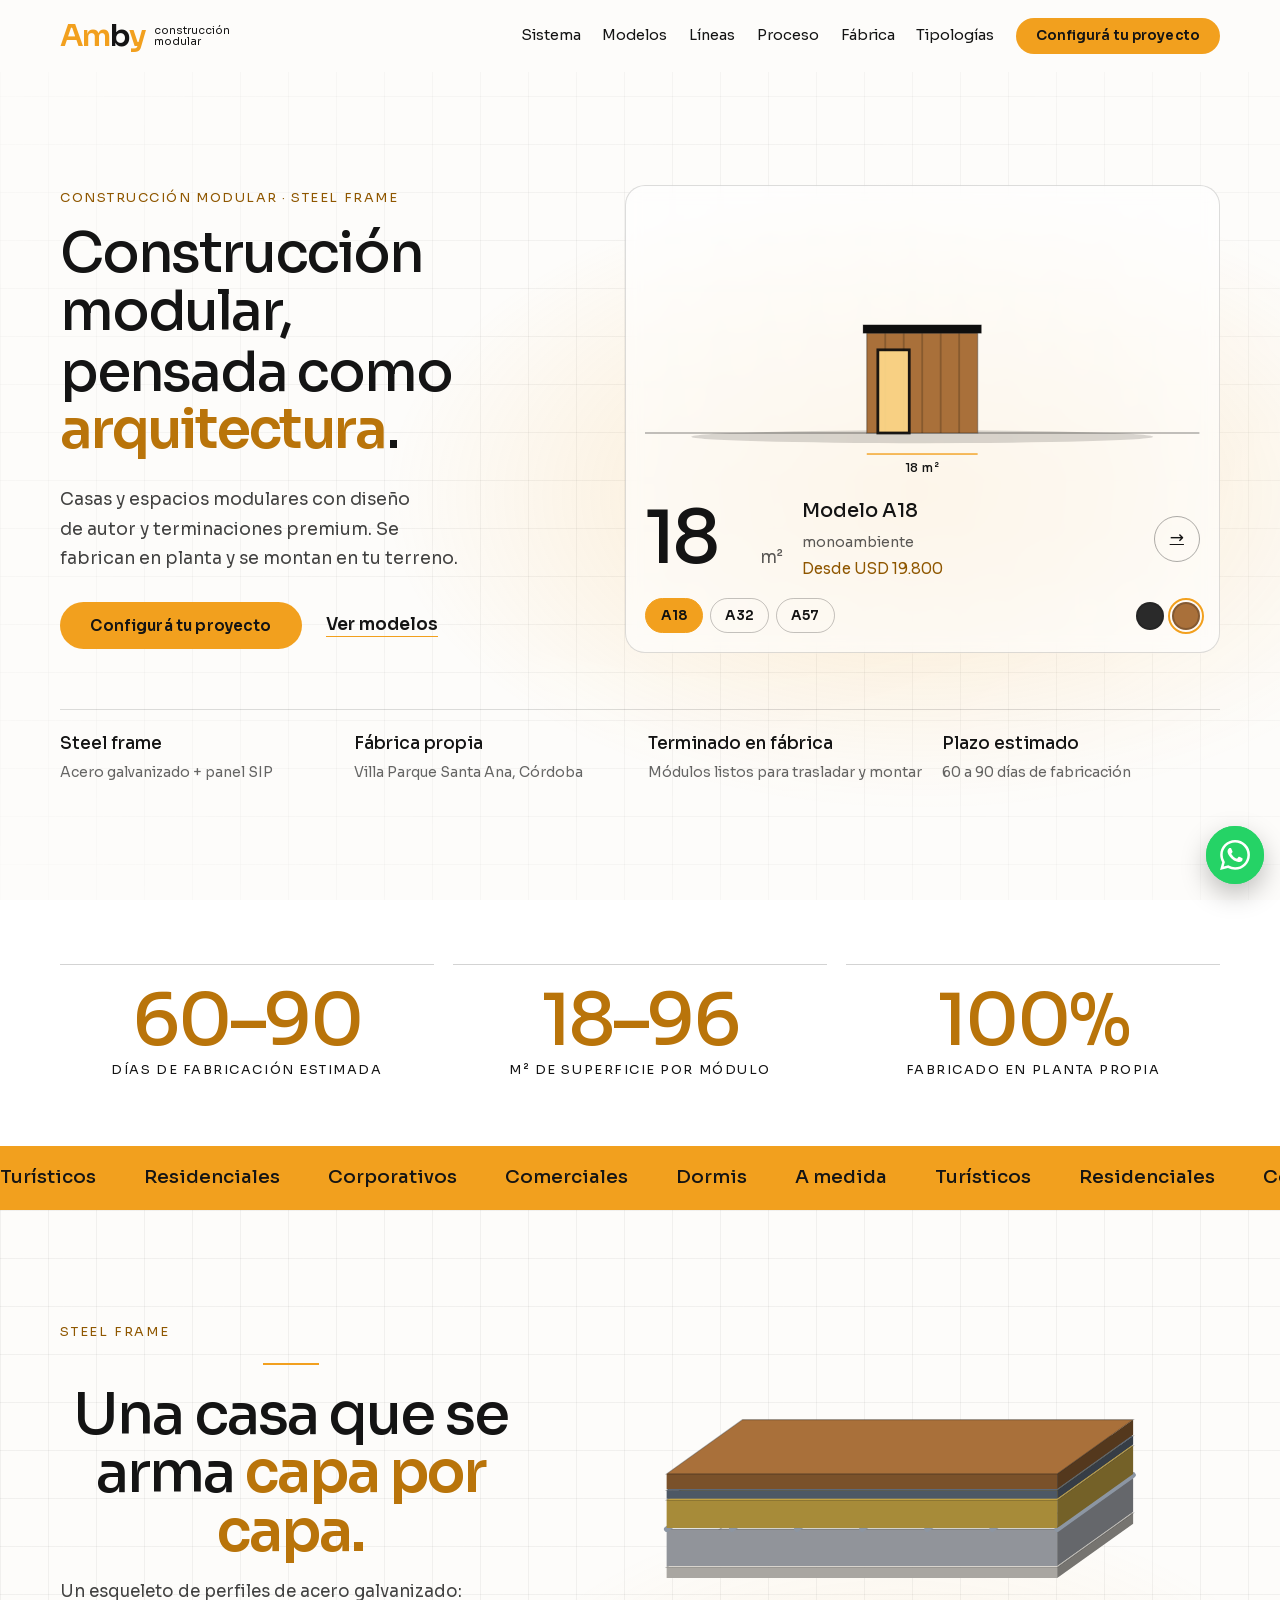
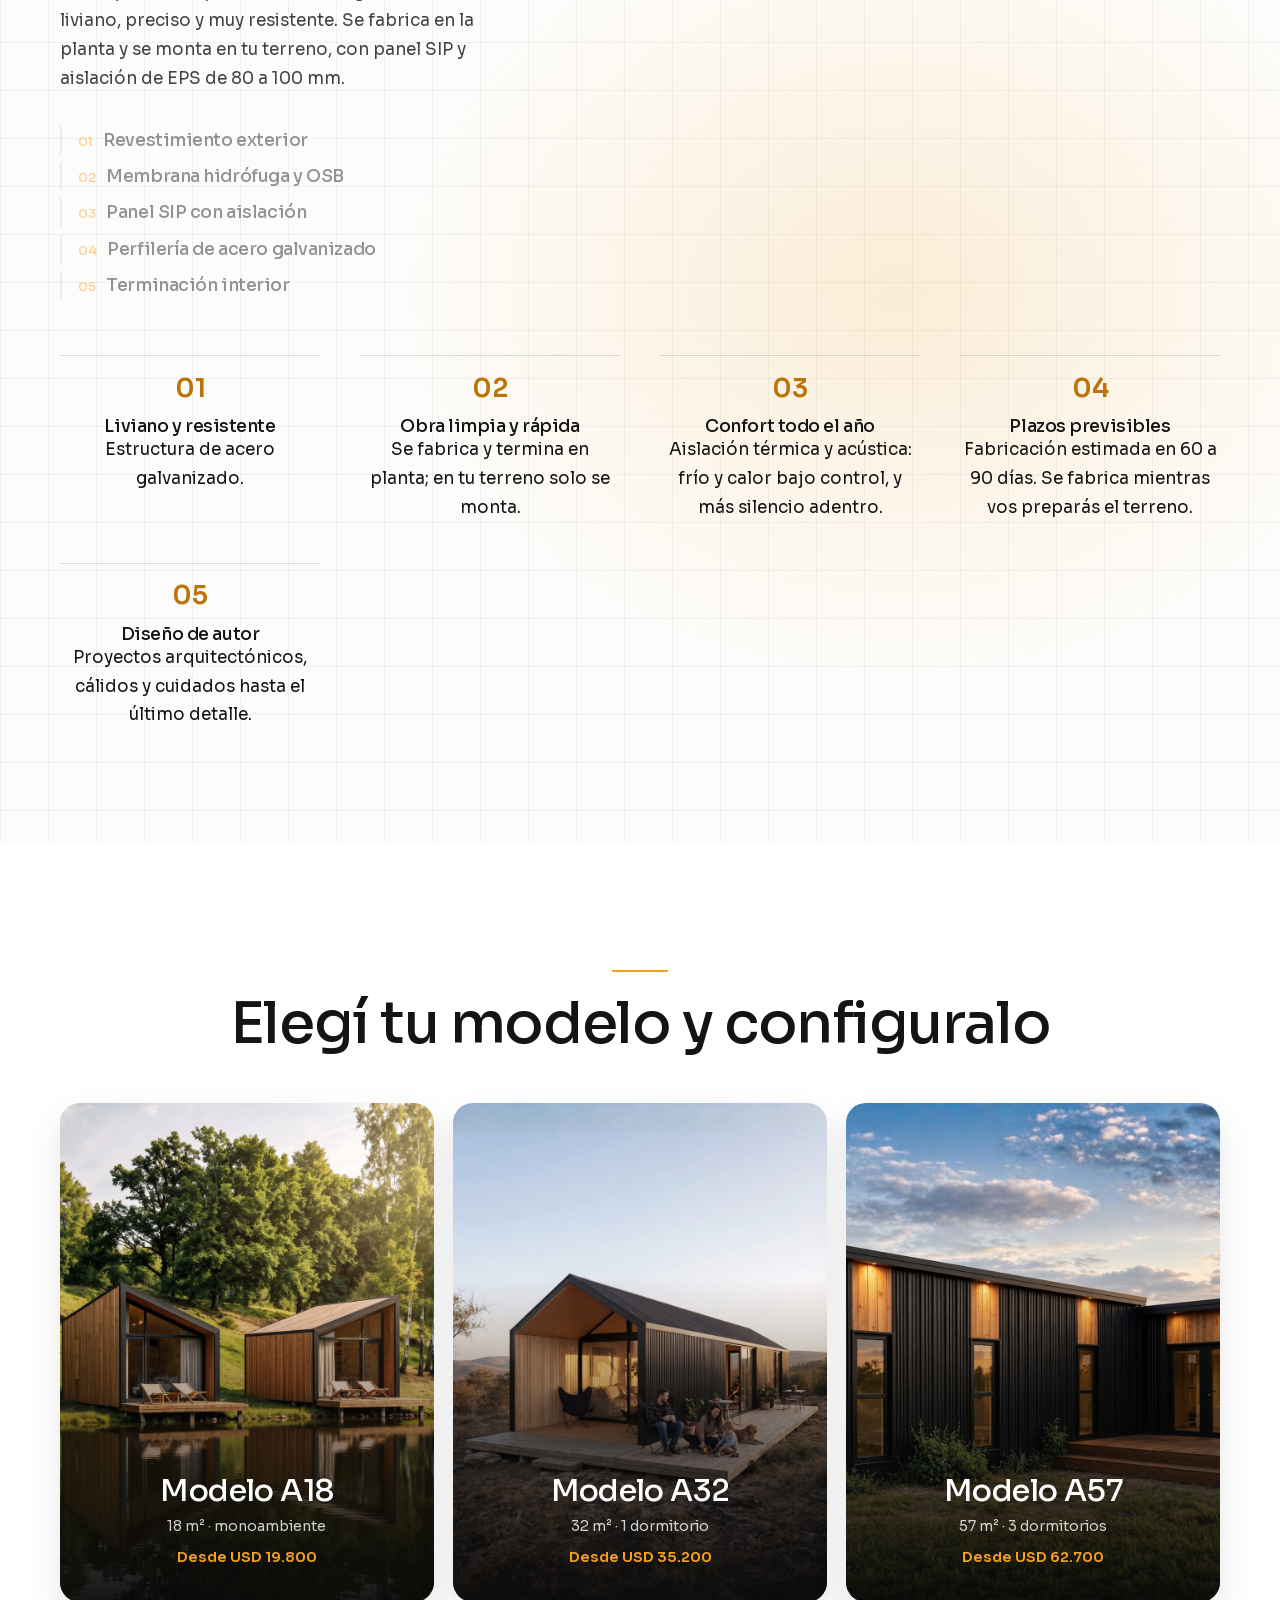
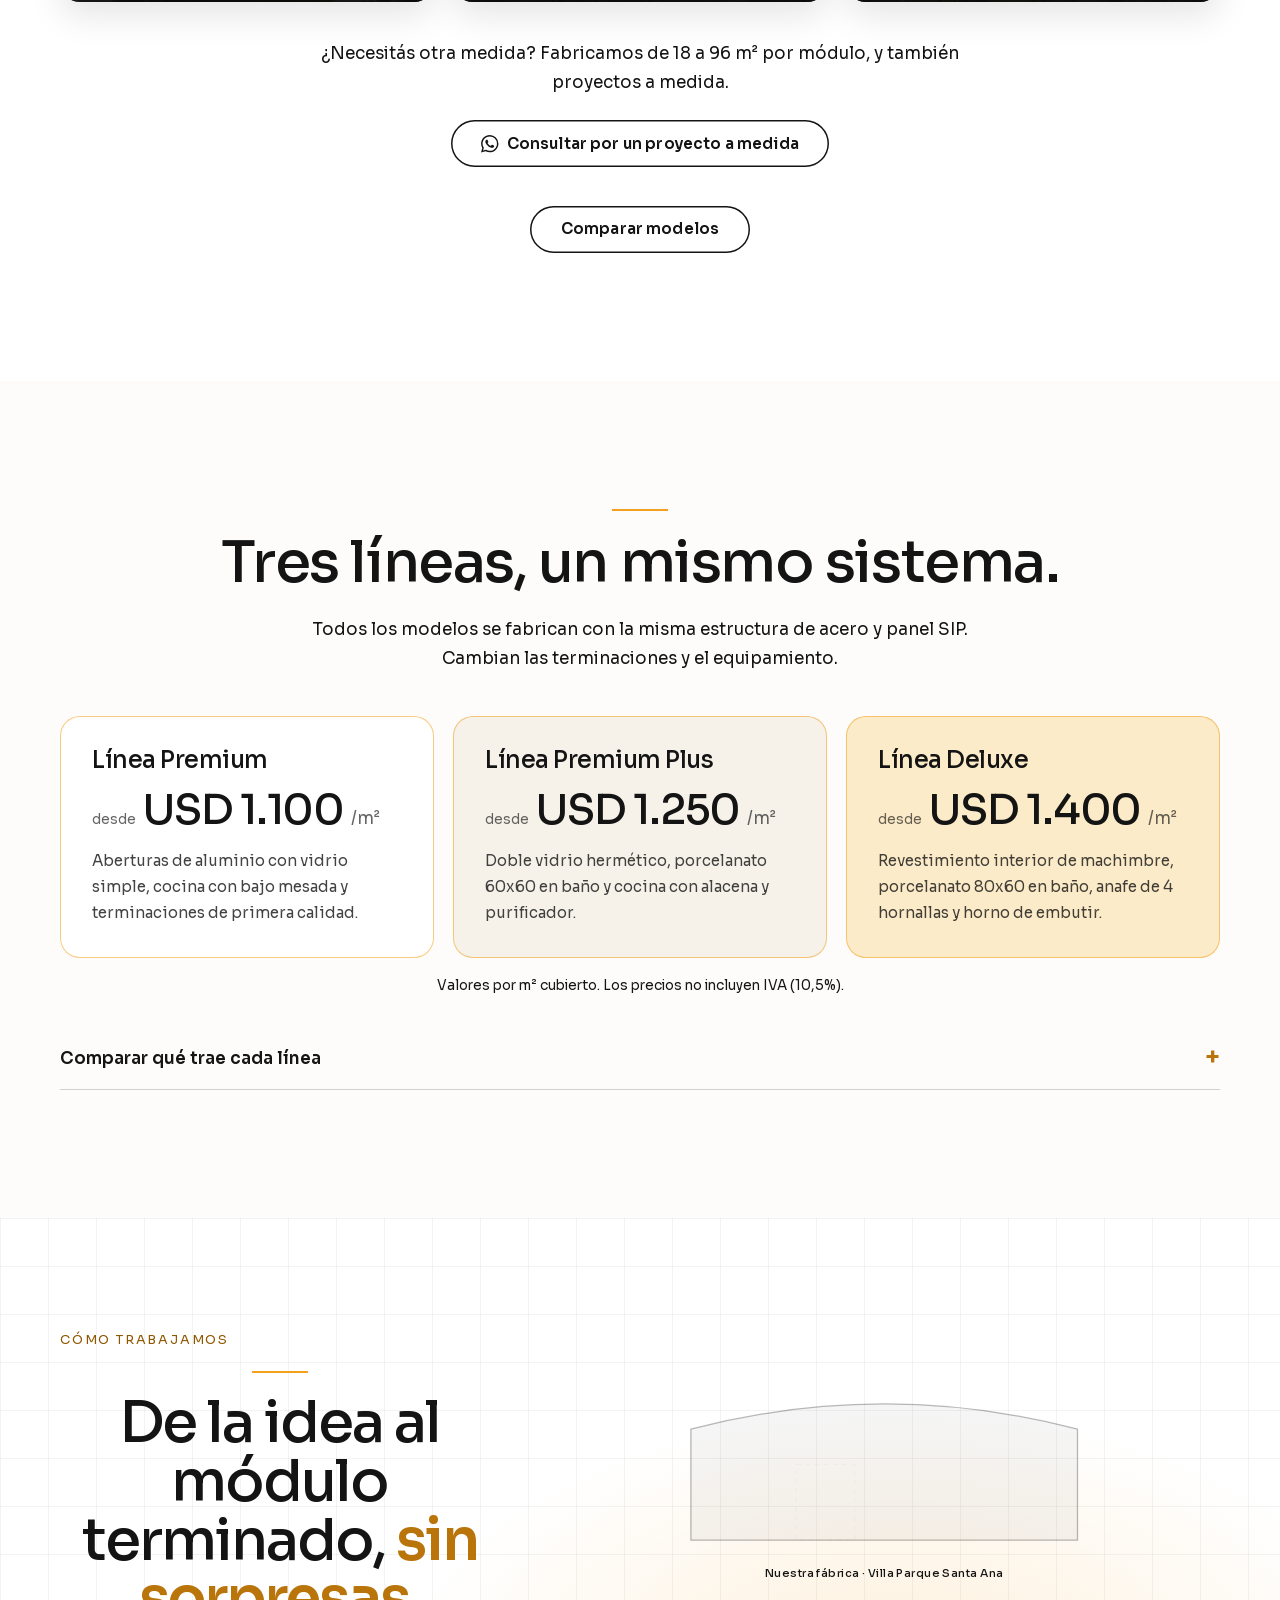
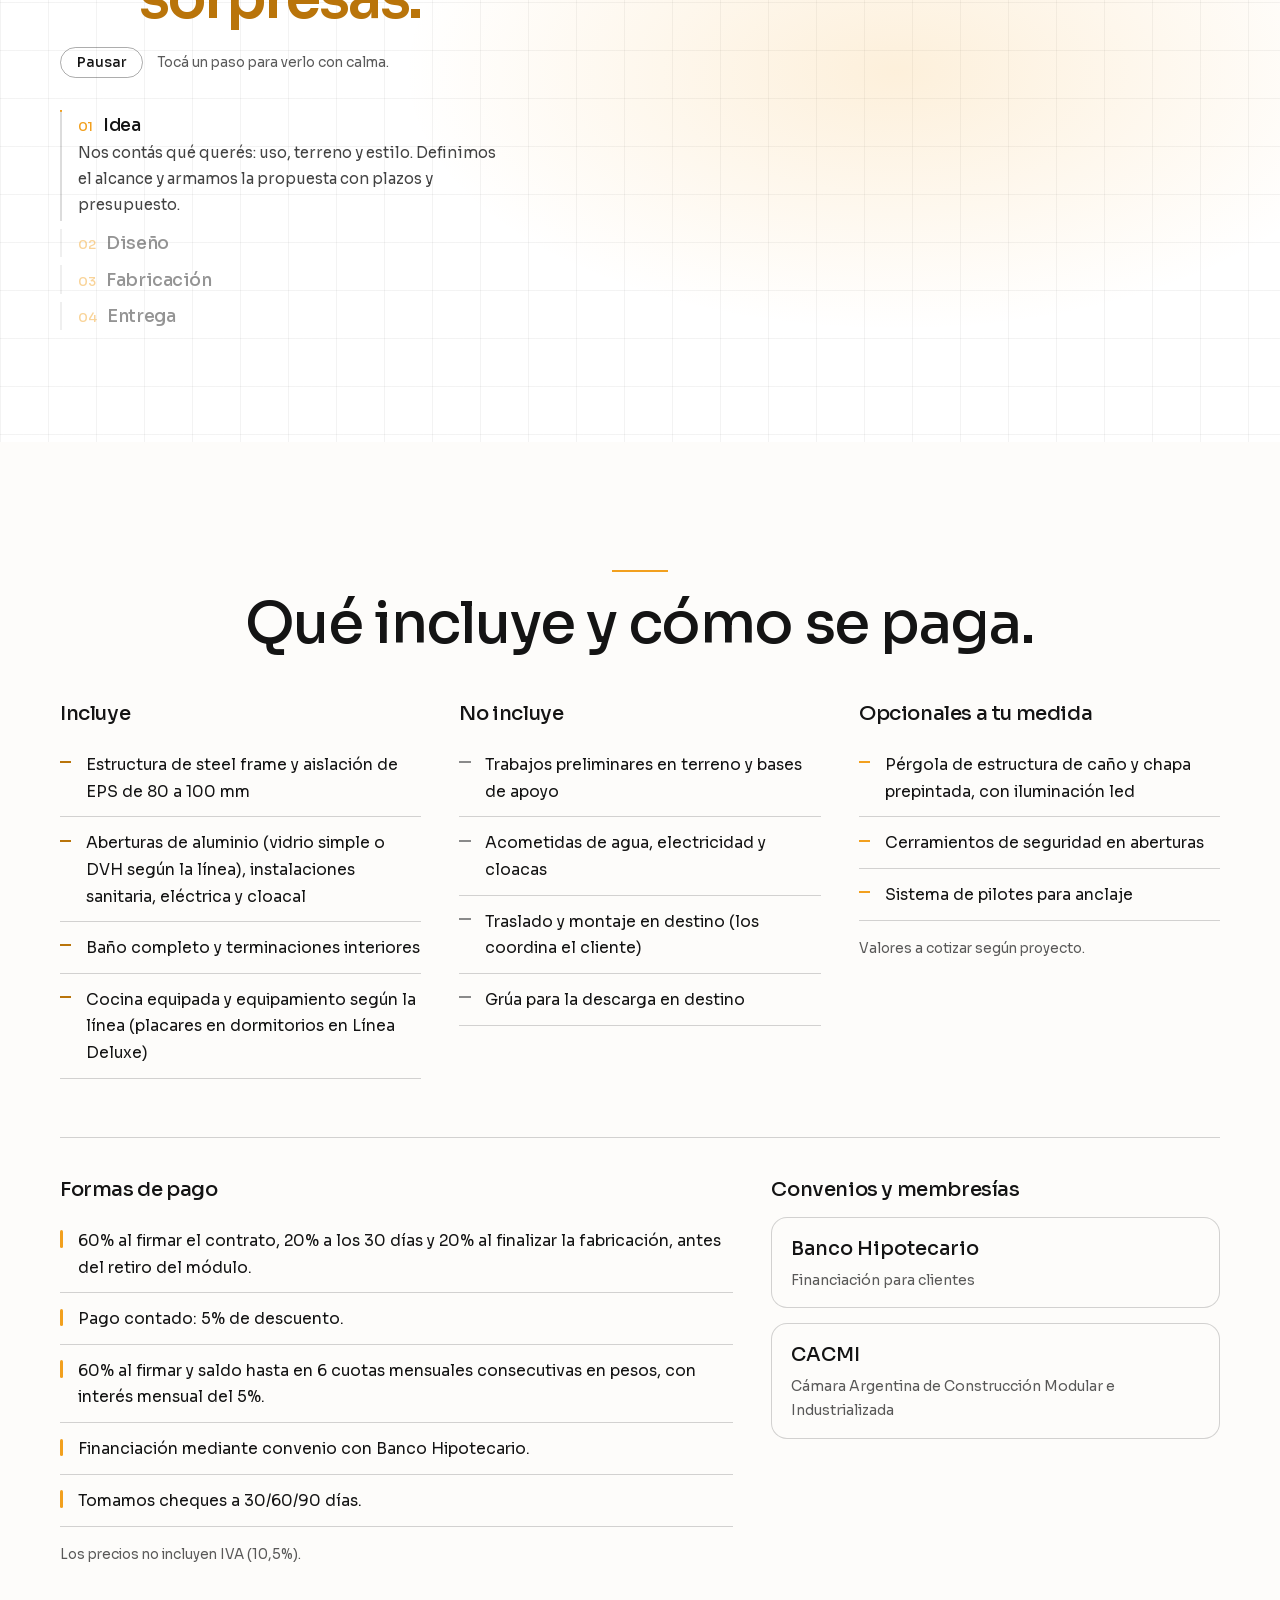
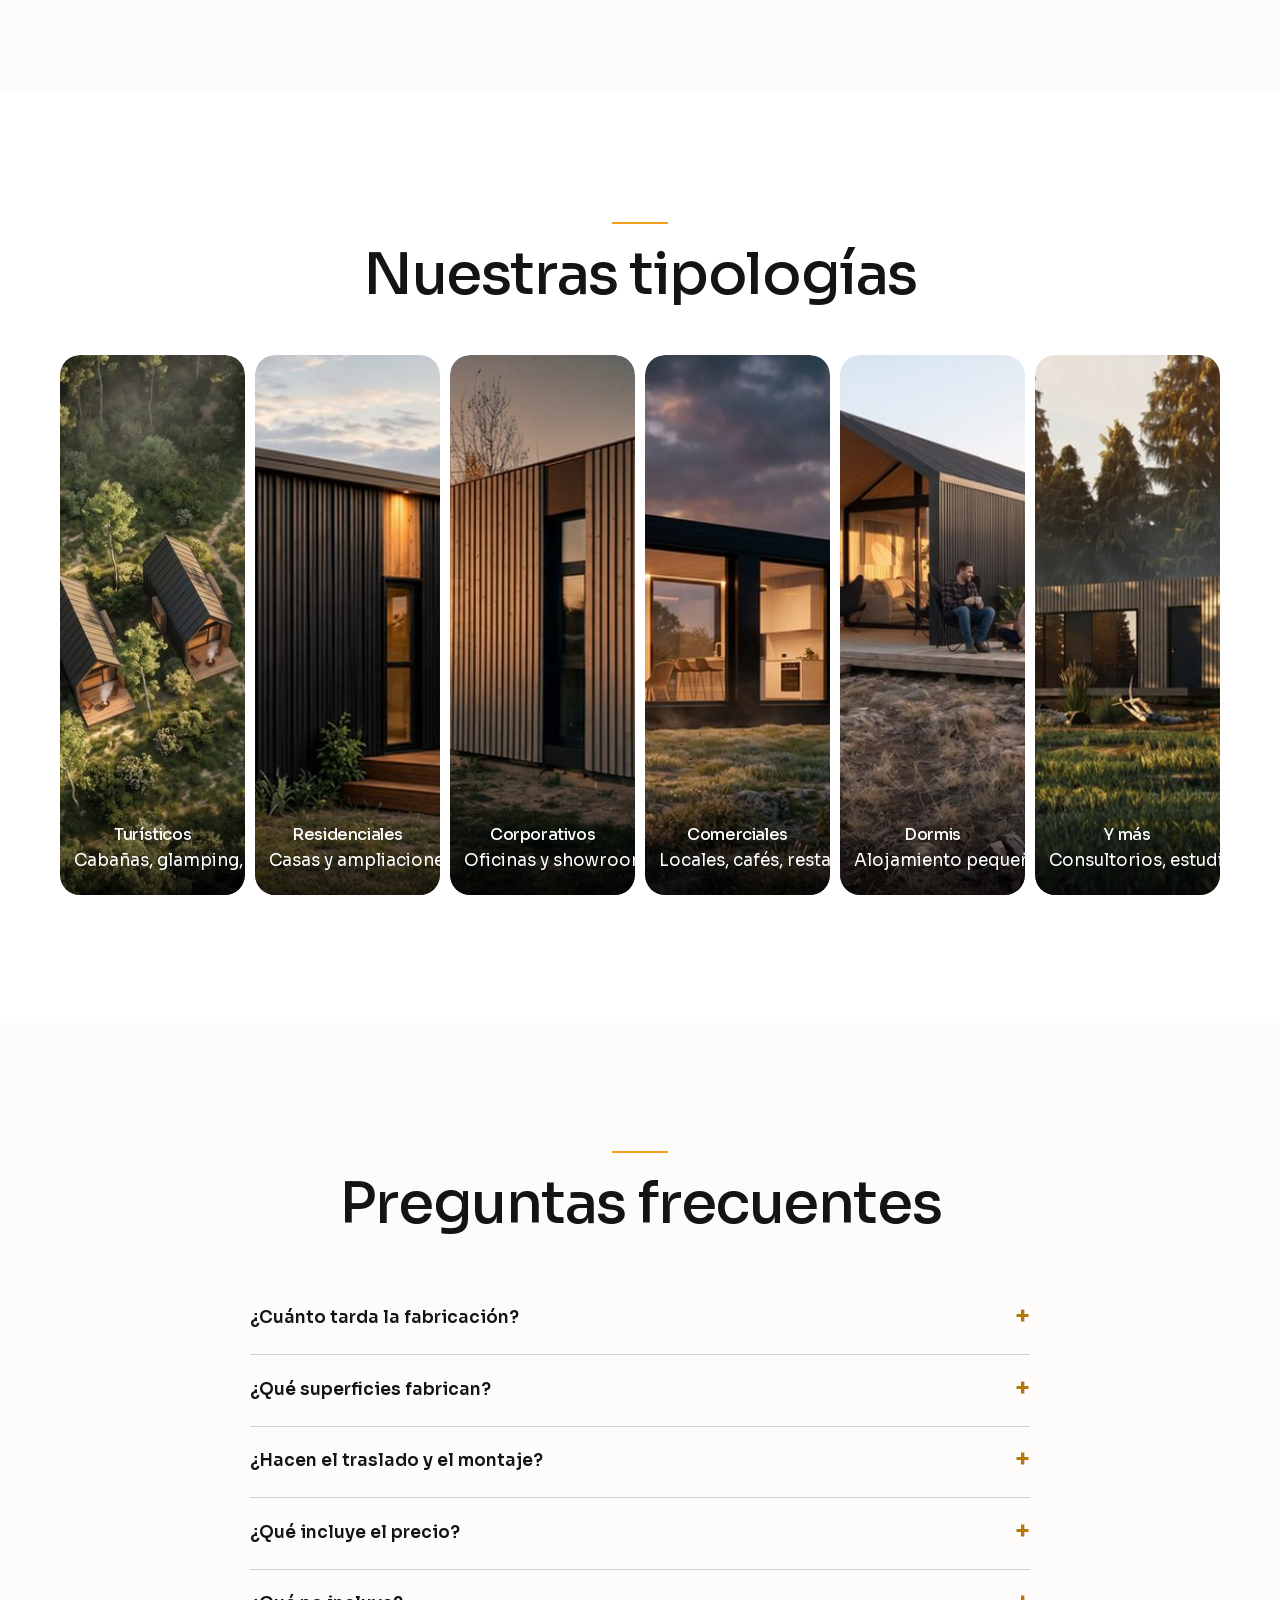
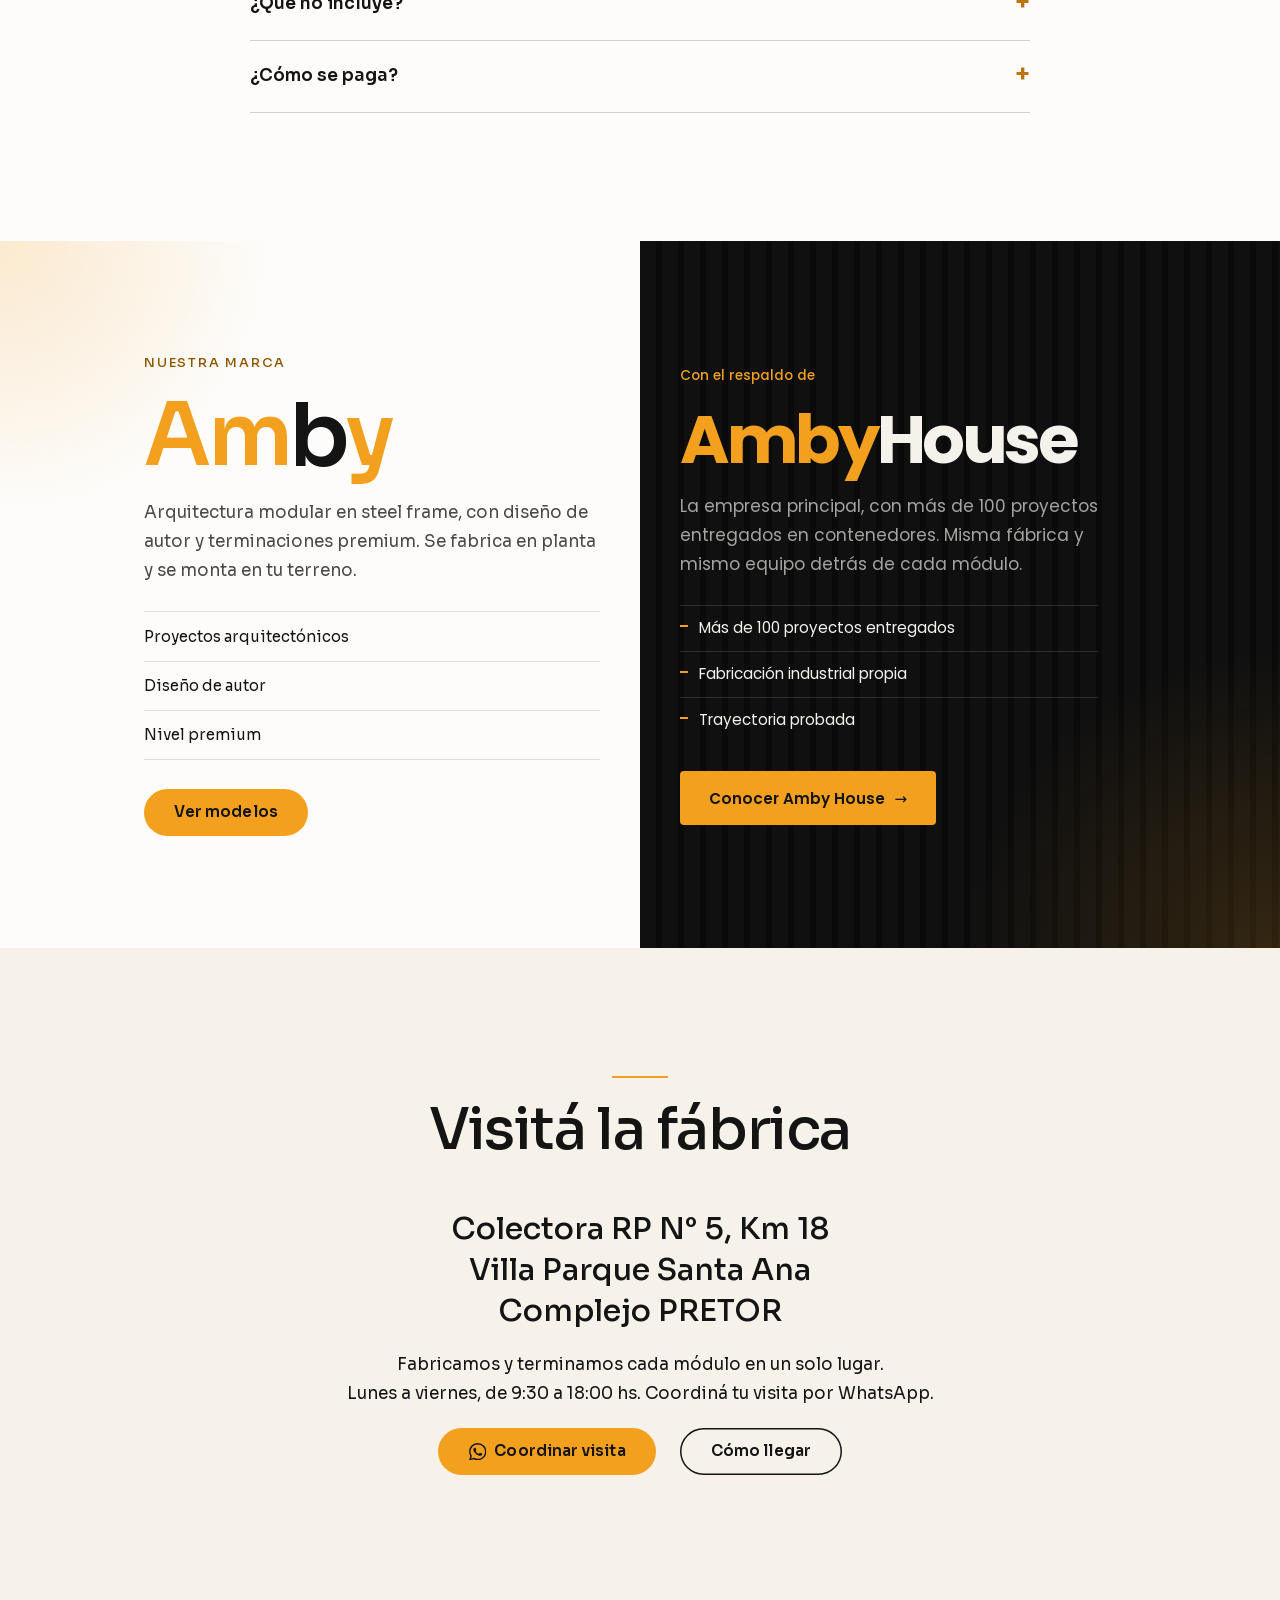
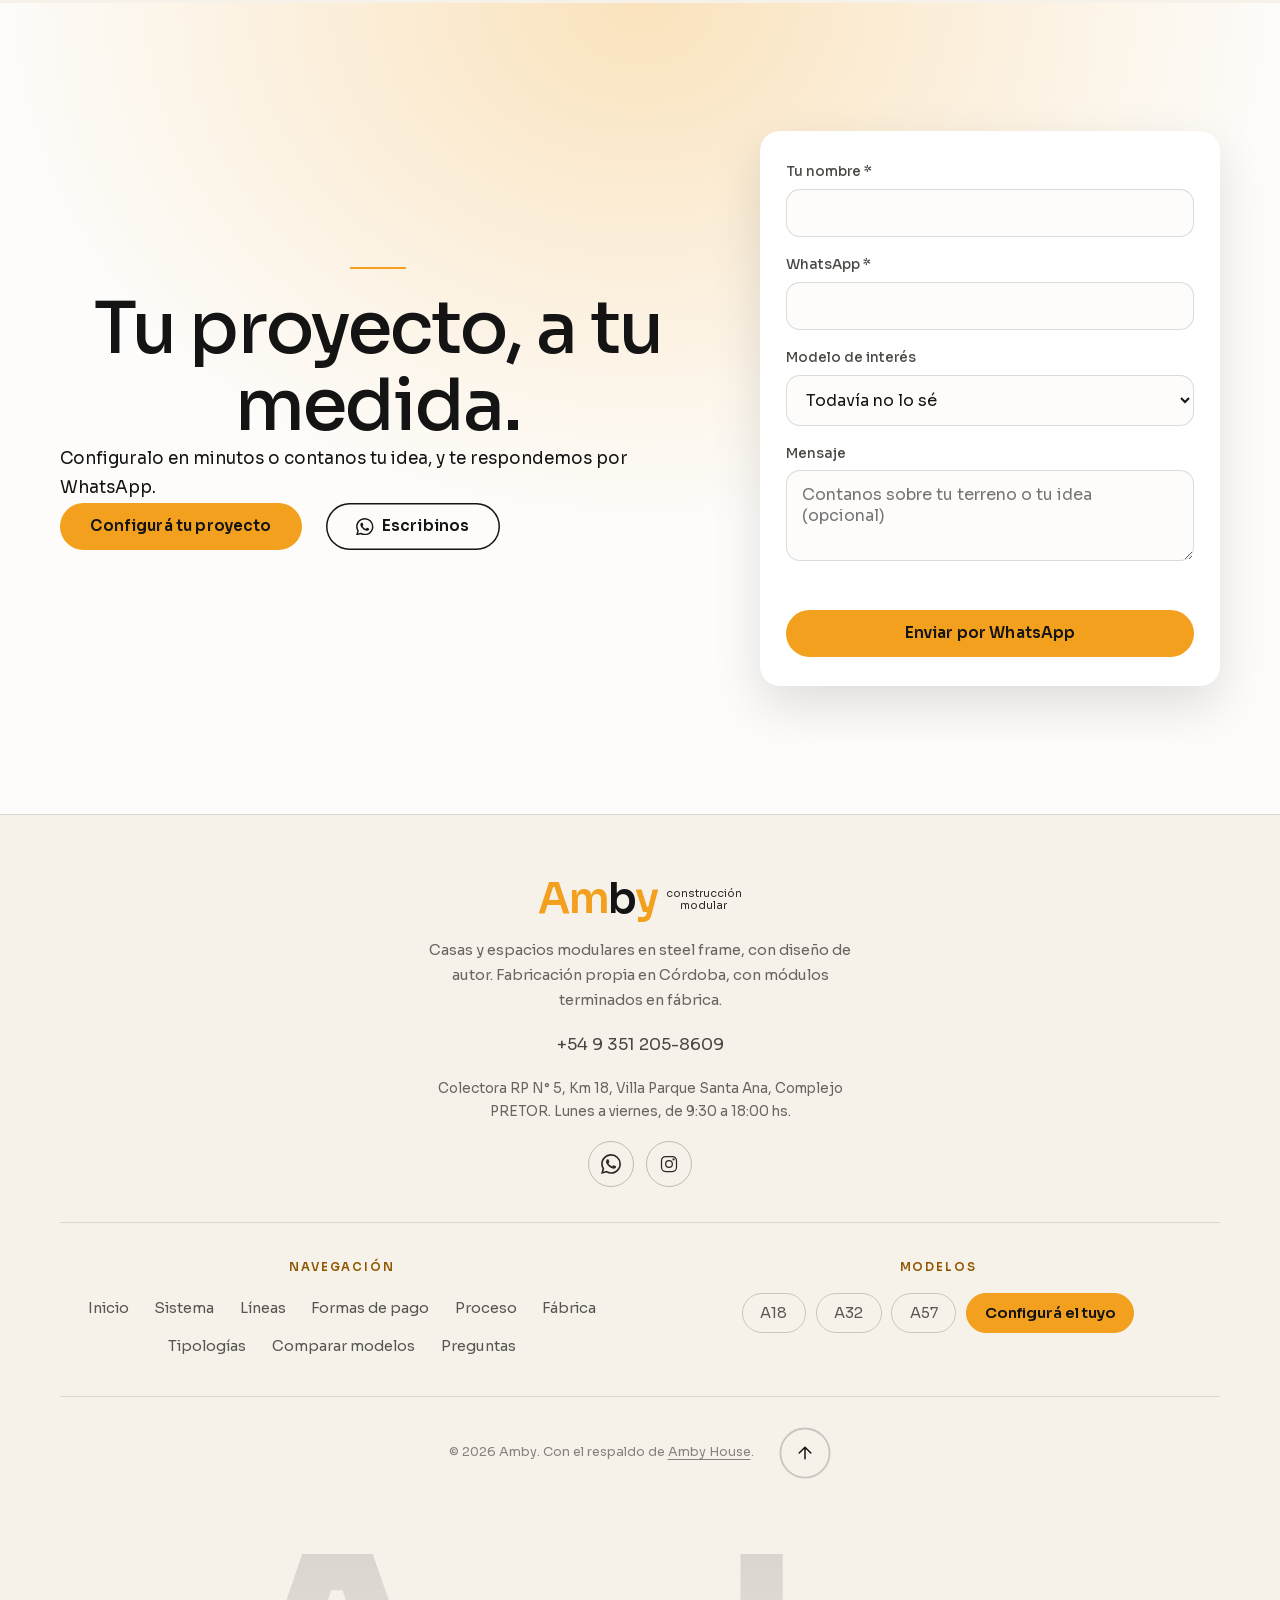
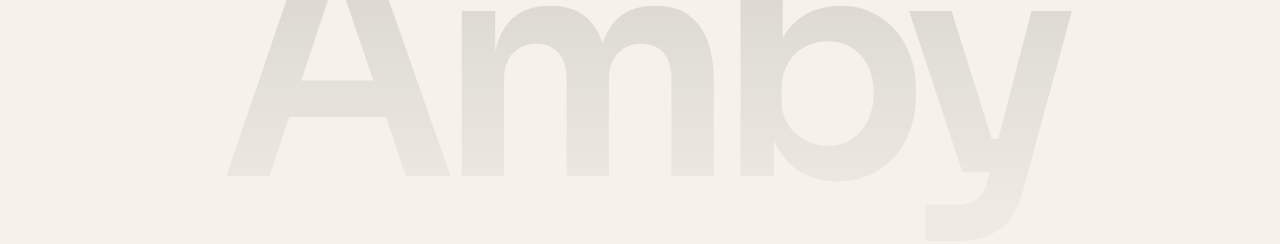
<file: index.html>
<!DOCTYPE html>
<html lang="es-AR">
<head>
<meta charset="utf-8">
<meta name="viewport" content="width=device-width, initial-scale=1">
<title>Amby | Construcción modular en steel frame en Argentina</title>
<meta name="description" content="Casas y espacios modulares en steel frame con diseño de autor. Fabricación propia en Córdoba, plazo estimado de 60 a 90 días y configurador online.">
<link rel="canonical" href="https://TU-DOMINIO.com.ar/">
<script>(function(){var d=document.documentElement;try{var f=/[?&]intro/.test(location.search),v=sessionStorage.getItem("amby-intro");d.classList.add((v&&!f)||matchMedia("(prefers-reduced-motion:reduce)").matches?"no-intro":"intro-on")}catch(e){d.classList.add("intro-on")}})()</script>
<meta name="theme-color" content="#FDFCFA">
<meta property="og:type" content="website"><meta property="og:locale" content="es_AR">
<meta property="og:title" content="Amby | Construcción modular pensada como arquitectura"><meta property="og:description" content="Steel frame, diseño de autor y fabricación propia en Córdoba.">
<meta property="og:image" content="https://amby-nine.vercel.app/img/og-v2.jpg"><meta property="og:image:type" content="image/jpeg"><meta property="og:image:width" content="1200"><meta property="og:image:height" content="630"><meta property="og:image:alt" content="Modelo A32 de Amby: casa modular en steel frame con deck de madera"><meta property="og:site_name" content="Amby"><meta name="twitter:card" content="summary_large_image"><meta name="twitter:image" content="https://amby-nine.vercel.app/img/og-v2.jpg">
<link rel="icon" href="favicon.ico" sizes="48x48"><link rel="icon" href="img/favicon.svg" type="image/svg+xml"><link rel="apple-touch-icon" href="apple-touch-icon.png"><link rel="manifest" href="site.webmanifest">
<link rel="preload" href="fonts/sora.woff" as="font" type="font/woff" crossorigin>
<link rel="stylesheet" href="css/styles.css">
<noscript><style>.rv{opacity:1;transform:none}</style></noscript>
<script type="application/ld+json">{"@context":"https://schema.org","@type":"Organization","name":"Amby","description":"Construcción modular en steel frame con fabricación propia.","url":"https://TU-DOMINIO.com.ar/","telephone":"+5493512058609","areaServed":"AR","sameAs":["https://www.instagram.com/amby.arg"]}</script>
<script type="application/ld+json">{"@context":"https://schema.org","@type":"FAQPage","mainEntity":[{"@type":"Question","name":"¿Cuánto tarda la fabricación?","acceptedAnswer":{"@type":"Answer","text":"El plazo estimado de fabricación es de 60 a 90 días. Se fabrica en planta mientras vos preparás el terreno; después el módulo se traslada y se monta (ese paso se coordina aparte)."}},{"@type":"Question","name":"¿Qué superficies fabrican?","acceptedAnswer":{"@type":"Answer","text":"De 18 a 96 m² por módulo. Tenemos los modelos A18, A32 y A57, y también proyectos a medida."}},{"@type":"Question","name":"¿Hacen el traslado y el montaje?","acceptedAnswer":{"@type":"Answer","text":"No. Fabricamos y terminamos el módulo en nuestra planta de Villa Parque Santa Ana (Córdoba). El traslado, la grúa y el montaje en destino se coordinan aparte y no están incluidos en el precio por m². Consultanos por los datos del módulo para coordinarlos."}},{"@type":"Question","name":"¿Qué incluye el precio?","acceptedAnswer":{"@type":"Answer","text":"Estructura de steel frame con aislación de EPS de 80 a 100 mm, aberturas de aluminio (vidrio simple o DVH según la línea), instalaciones sanitaria, eléctrica y cloacal, baño completo y terminaciones interiores, y cocina equipada. El equipamiento varía según la línea (por ejemplo, placares en dormitorios en Línea Deluxe). Los valores no incluyen IVA (10,5%)."}},{"@type":"Question","name":"¿Qué no incluye?","acceptedAnswer":{"@type":"Answer","text":"Trabajos preliminares en terreno y bases de apoyo, acometidas de agua, electricidad y cloacas, traslado y montaje en destino, y grúa para la descarga."}},{"@type":"Question","name":"¿Cómo se paga?","acceptedAnswer":{"@type":"Answer","text":"60% al firmar el contrato, 20% a los 30 días y 20% al finalizar la fabricación, antes del retiro del módulo. Pago contado con 5% de descuento. También hay hasta 6 cuotas mensuales en pesos (con interés mensual del 5%), cheques a 30/60/90 días y financiación mediante convenio con Banco Hipotecario."}}]}</script>
</head>
<body class="home">
<div id="intro" aria-hidden="true"><div class="in-stage"><div class="in-logo"><span>Am<i>b</i>y</span><small>Construcción modular · Steel frame</small></div><div class="in-lane"><div class="in-cover"></div><div class="in-road"></div><div class="in-truck"><svg viewBox="0 0 520 170" role="presentation" focusable="false"><defs><pattern id="inSl" width="13" height="10" patternUnits="userSpaceOnUse"><rect x="11" width="1.6" height="10" fill="#000" opacity=".18"/></pattern></defs><g class="in-sm"><circle cx="361" cy="44" r="5" fill="#fff"/></g><g class="in-sm" style="animation-delay:.35s"><circle cx="361" cy="44" r="5" fill="#fff"/></g><g class="in-sm" style="animation-delay:.7s"><circle cx="361" cy="44" r="5" fill="#fff"/></g><rect x="358" y="50" width="6" height="80" rx="2" fill="#7a7a7a"/><rect x="356" y="47" width="10" height="4" rx="1" fill="#555"/><rect x="14" y="122" width="362" height="12" rx="3" fill="#2b2b2b"/><rect x="26" y="134" width="300" height="6" rx="2" fill="#1b1b1b"/><rect x="34" y="44" width="304" height="78" fill="#A9703A"/><rect x="34" y="44" width="304" height="78" fill="url(#inSl)"/><rect x="185" y="44" width="2.5" height="78" fill="#000" opacity=".35"/><rect x="26" y="34" width="320" height="11" rx="2" fill="#0e0e0e" stroke="#fff" stroke-opacity=".25" stroke-width="1.5"/><g fill="#ffd98a" stroke="#0e0e0e" stroke-width="3"><rect x="48" y="62" width="30" height="60"/><rect x="118" y="64" width="52" height="38"/><rect x="208" y="64" width="56" height="38"/><rect x="304" y="64" width="28" height="38"/></g><rect x="104" y="34" width="7" height="88" fill="#F2A01E"/><rect x="290" y="34" width="7" height="88" fill="#F2A01E"/><rect x="360" y="130" width="140" height="10" rx="3" fill="#1b1b1b"/><path d="M366 130V72q0-6 6-6h48q8 0 13 6l19 28h36q6 0 6 6v24z" fill="#F2A01E"/><path d="M376 74h42q4 0 7 4l14 20H376z" fill="#18242c"/><path d="M392 76h14l-11 22h-14z" fill="#fff" opacity=".12"/><rect x="366" y="113" width="128" height="4" fill="#141414" opacity=".25"/><rect x="488" y="106" width="6" height="20" rx="2" fill="#1d1d1d"/><circle cx="491" cy="112" r="8" fill="#ffe9a8" opacity=".25"/><circle cx="491" cy="112" r="3.5" fill="#ffe9a8"/><rect x="484" y="128" width="18" height="6" rx="2" fill="#1d1d1d"/><g transform="translate(46 150)"><g class="in-wh"><circle r="19" fill="#0d0d0d" stroke="#3a3a3a" stroke-width="2"/><circle r="9" fill="#8a8a8a"/><path d="M-9 0H9M0-9V9" stroke="#0d0d0d" stroke-width="2.4"/><circle cx="13.5" r="2" fill="#cfcfcf"/><circle r="2.5" fill="#0d0d0d"/></g></g><g transform="translate(84 150)"><g class="in-wh"><circle r="19" fill="#0d0d0d" stroke="#3a3a3a" stroke-width="2"/><circle r="9" fill="#8a8a8a"/><path d="M-9 0H9M0-9V9" stroke="#0d0d0d" stroke-width="2.4"/><circle cx="13.5" r="2" fill="#cfcfcf"/><circle r="2.5" fill="#0d0d0d"/></g></g><g transform="translate(332 150)"><g class="in-wh"><circle r="19" fill="#0d0d0d" stroke="#3a3a3a" stroke-width="2"/><circle r="9" fill="#8a8a8a"/><path d="M-9 0H9M0-9V9" stroke="#0d0d0d" stroke-width="2.4"/><circle cx="13.5" r="2" fill="#cfcfcf"/><circle r="2.5" fill="#0d0d0d"/></g></g><g transform="translate(370 150)"><g class="in-wh"><circle r="19" fill="#0d0d0d" stroke="#3a3a3a" stroke-width="2"/><circle r="9" fill="#8a8a8a"/><path d="M-9 0H9M0-9V9" stroke="#0d0d0d" stroke-width="2.4"/><circle cx="13.5" r="2" fill="#cfcfcf"/><circle r="2.5" fill="#0d0d0d"/></g></g><g transform="translate(472 150)"><g class="in-wh"><circle r="19" fill="#0d0d0d" stroke="#3a3a3a" stroke-width="2"/><circle r="9" fill="#8a8a8a"/><path d="M-9 0H9M0-9V9" stroke="#0d0d0d" stroke-width="2.4"/><circle cx="13.5" r="2" fill="#cfcfcf"/><circle r="2.5" fill="#0d0d0d"/></g></g></svg></div></div><p class="in-hint">Tocá para saltar</p></div></div>
<a class="skip" href="#contenido">Saltar al contenido</a><div class="bar"></div>
<header class="top"><div class="wrap">
  <a class="brand" href="index.html" aria-label="Amby, construcción modular"><span>Am<i>b</i>y</span><small>construcción<br>modular</small></a>
  <button class="burger" aria-expanded="false" aria-controls="menu" aria-label="Abrir menú"><i></i><i></i></button>
  <nav id="menu" aria-label="Principal"><a href="index.html#sistema">Sistema</a><a href="index.html#modelos">Modelos</a><a href="index.html#lineas">Líneas</a><a href="index.html#proceso">Proceso</a>
<a href="index.html#fabrica">Fábrica</a><a href="proyectos.html">Tipologías</a><a class="btn small" href="configurador.html">Configurá tu proyecto</a></nav>
</div></header>
<main id="contenido">
<section class="hero hz" id="inicio">
<div class="hz-bg" aria-hidden="true"></div>
<div class="wrap hz-in">
<div class="hz-txt">
<p class="hz-eye" data-d="hero.eyebrow">Construcción modular · Steel frame</p>
<h1><span><i data-d="hero.l1">Construcción modular,</i></span><span><i id="hz-l2">pensada como <b>arquitectura</b>.</i></span></h1>
<p class="hz-sub" data-d="hero.sub">Casas y espacios modulares con diseño de autor y terminaciones premium. Se fabrican en planta y se montan en tu terreno.</p>
<div class="acts"><a class="btn" href="configurador.html">Configurá tu proyecto</a><a class="link" href="#modelos">Ver modelos</a></div>
</div>
<div class="hz-stage" id="hz-stage">
<svg id="hz-svg" viewBox="0 0 600 300" role="img" aria-label="Casa modular que se arma módulo a módulo">
<ellipse class="sh" cx="300" cy="254" rx="250" ry="7"/><line class="gr" x1="0" x2="600" y1="250" y2="250"/>
<g id="hz-house"></g>
<rect id="hz-dm" class="dm" x="0" y="0" width="1" height="1.5"/><text id="hz-dt" class="dt" x="300" y="292" text-anchor="middle"></text>
</svg>
<div class="hz-read">
<div class="hz-big"><b id="hz-m2">18</b><span>m²</span></div>
<div><strong id="hz-name">Modelo A18</strong><small id="hz-spec"></small><em id="hz-price"></em></div>
<a class="hz-go" id="hz-link" href="modelo-a18.html" aria-label="Ver modelo">&rarr;</a>
</div>
<div class="hz-ctl"><div class="hz-pills" id="hz-pills" role="group" aria-label="Elegí un modelo"></div><div class="hz-fac" id="hz-fac" role="group" aria-label="Elegí una fachada"></div></div>
</div>
<ul class="hz-stats" id="hz-stats"></ul>
</div>
</section>
<section class="facts"><div class="wrap">
  <p class="rv"><strong>60–90</strong>días de fabricación estimada</p>
  <p class="rv"><strong>18–96</strong>m² de superficie por módulo</p>
  <p class="rv"><strong><span data-count="100">100</span>%</strong>fabricado en planta propia</p>
</div></section>
<div class="strip" aria-hidden="true"><div><span>Turísticos</span><span>Residenciales</span><span>Corporativos</span><span>Comerciales</span><span>Dormis</span><span>A medida</span><span>Turísticos</span><span>Residenciales</span><span>Corporativos</span><span>Comerciales</span><span>Dormis</span><span>A medida</span></div></div>
<section class="sec sf" id="sistema"><div class="wrap">
<div class="sf-in">
<div class="sf-head"><p class="hz-eye">Steel frame</p><h2 class="rv">Una casa que se arma <b>capa por capa.</b></h2><p class="sf-lead">Un esqueleto de perfiles de acero galvanizado: liviano, preciso y muy resistente. Se fabrica en la planta y se monta en tu terreno, con panel SIP y aislación de EPS de 80 a 100 mm.</p></div>
<svg id="sf-svg" viewBox="0 0 600 380" role="img" aria-label="Las capas de un muro de steel frame"></svg>
<ol class="pz-list sf-list" id="sf-list"><li><h3>Revestimiento exterior</h3><p>Siding o chapa, a elección.</p></li><li><h3>Membrana hidrófuga y OSB</h3><p>Placas OSB y membrana que protegen la estructura de la humedad.</p></li><li><h3>Panel SIP con aislación</h3><p>Aislación de EPS de 80 a 100 mm.</p></li><li><h3>Perfilería de acero galvanizado</h3><p>Steel frame más caños estructurales.</p></li><li><h3>Terminación interior</h3><p>Placas de yeso o machimbre.</p></li></ol>
</div>
<ul class="rules"><li class="rv"><h3>Liviano y resistente</h3><p>Estructura de acero galvanizado.</p></li><li class="rv"><h3>Obra limpia y rápida</h3><p>Se fabrica y termina en planta; en tu terreno solo se monta.</p></li><li class="rv"><h3>Confort todo el año</h3><p>Aislación térmica y acústica: frío y calor bajo control, y más silencio adentro.</p></li><li class="rv"><h3>Plazos previsibles</h3><p>Fabricación estimada en 60 a 90 días. Se fabrica mientras vos preparás el terreno.</p></li><li class="rv"><h3>Diseño de autor</h3><p>Proyectos arquitectónicos, cálidos y cuidados hasta el último detalle.</p></li></ul>
</div></section>
<section class="sec alt" id="modelos"><div class="wrap"><h2 class="rv">Elegí tu modelo y configuralo</h2><div class="cards" id="cards"><a class="card rv" href="modelo-a18.html"><div class="im"><img loading="lazy" src="img/a18-card.jpg" alt="Casa modular Modelo A18 de 18 m²" width="900" height="1200"></div><div class="t"><h3>Modelo A18</h3><span>18 m² · monoambiente</span><span class="from">Desde USD 19.800</span><em>Ver detalles y configurar</em></div></a><a class="card rv" href="modelo-a32.html"><div class="im"><img loading="lazy" src="img/a32-card.jpg" alt="Casa modular Modelo A32 de 32 m²" width="900" height="1200"></div><div class="t"><h3>Modelo A32</h3><span>32 m² · 1 dormitorio</span><span class="from">Desde USD 35.200</span><em>Ver detalles y configurar</em></div></a><a class="card rv" href="modelo-a57.html"><div class="im"><img loading="lazy" src="img/a57-card.jpg" alt="Casa modular Modelo A57 de 57 m²" width="900" height="1200"></div><div class="t"><h3>Modelo A57</h3><span>57 m² · 3 dormitorios</span><span class="from">Desde USD 62.700</span><em>Ver detalles y configurar</em></div></a></div><p class="mas rv">¿Necesitás otra medida? Fabricamos de 18 a 96 m² por módulo, y también proyectos a medida.</p><div class="acts rv" style="margin-top:1.4rem"><a class="btn ghost" href="https://wa.me/5493512058609?text=Hola%20Amby%2C%20quiero%20consultar%20por%20un%20proyecto%20a%20medida" data-wa="consulta">Consultar por un proyecto a medida</a></div><div class="mas rv"><a class="btn ghost" href="comparar.html">Comparar modelos</a></div></div></section>
<section class="sec" id="lineas"><div class="wrap">
<h2 class="rv">Tres líneas, un mismo sistema.</h2>
<p class="lead rv">Todos los modelos se fabrican con la misma estructura de acero y panel SIP. Cambian las terminaciones y el equipamiento.</p>
<div class="lns" id="lineas-cards"></div>
<p class="note rv">Valores por m² cubierto. Los precios no incluyen IVA (10,5%).</p>
<details class="tbl-d rv" id="comparar"><summary>Comparar qué trae cada línea</summary>
<div class="tbl"><table><caption class="sr">Comparativa entre la Línea Premium, la Línea Premium Plus y la Línea Deluxe</caption><thead><tr><th scope="col"></th><th scope="col">Línea Premium</th><th scope="col">Línea Premium Plus</th><th scope="col">Línea Deluxe</th></tr></thead><tbody id="tabla-body"></tbody></table></div></details>
</div></section>
<section class="pz" id="proceso">
<div class="pz-st">
<div class="wrap pz-in">
<div class="pz-head"><p class="hz-eye">Cómo trabajamos</p><h2>De la idea al módulo terminado, <b>sin sorpresas.</b></h2><div class="pz-ctl" hidden><button type="button" class="pz-pp" id="pz-pp" aria-pressed="false">Pausar</button><span>Tocá un paso para verlo con calma.</span></div></div>
<svg id="pz-svg" viewBox="0 0 800 310" role="img" aria-label="Un módulo se diseña, se fabrica y sale terminado de nuestra planta"></svg>
<ol class="pz-list" id="pz-list"><li><h3>Idea</h3><p>Nos contás qué querés: uso, terreno y estilo. Definimos el alcance y armamos la propuesta con plazos y presupuesto.</p></li><li><h3>Diseño</h3><p>Proyecto a tu medida, pensado como arquitectura. Planos y materiales definidos con vos, con ajustes y aprobación antes de fabricar.</p></li><li><h3>Fabricación</h3><p>En nuestra fábrica, con estructura en steel frame. Cada módulo se termina en planta, con control de calidad y sin demoras de obra tradicional.</p></li><li><h3>Entrega</h3><p>El módulo sale terminado de fábrica. El traslado y el montaje en tu terreno se coordinan aparte, con el equipo que elijas.</p></li></ol>
</div>
</div>
</section>
<section class="sec" id="pagos"><div class="wrap">
<h2 class="rv">Qué incluye y cómo se paga.</h2>
<div class="inc">
<div class="rv"><h3>Incluye</h3><ul class="tk ok" id="incluye"></ul></div>
<div class="rv"><h3>No incluye</h3><ul class="tk no" id="noincluye"></ul></div>
<div class="rv"><h3>Opcionales a tu medida</h3><ul class="tk plus"><li>Pérgola de estructura de caño y chapa prepintada, con iluminación led</li><li>Cerramientos de seguridad en aberturas</li><li>Sistema de pilotes para anclaje</li></ul><p class="note">Valores a cotizar según proyecto.</p></div>
</div>
<div class="pay">
<div class="rv"><h3>Formas de pago</h3><ul class="tk pay-l" id="pagos-lista"></ul><p class="note">Los precios no incluyen IVA (10,5%).</p></div>
<div class="rv"><h3>Convenios y membresías</h3><div class="cv"><p><strong>Banco Hipotecario</strong><span>Financiación para clientes</span></p><p><strong>CACMI</strong><span>Cámara Argentina de Construcción Modular e Industrializada</span></p></div></div>
</div>
</div></section>
<section class="sec alt" id="proyectos"><div class="wrap"><h2 class="rv">Nuestras tipologías</h2><div class="grid"><figure class="rv"><div class="im"><img loading="lazy" src="img/turisticos.jpg" alt="Cabañas modulares vistas desde arriba, entre árboles" width="800" height="560"></div><figcaption><h3>Turísticos</h3>Cabañas, glamping, suites</figcaption></figure><figure class="rv"><div class="im"><img loading="lazy" src="img/residenciales.jpg" alt="Casa modular de fachada oscura con deck" width="800" height="560"></div><figcaption><h3>Residenciales</h3>Casas y ampliaciones</figcaption></figure><figure class="rv"><div class="im"><img loading="lazy" src="img/corporativos.jpg" alt="Módulo corporativo con revestimiento vertical" width="800" height="560"></div><figcaption><h3>Corporativos</h3>Oficinas y showrooms</figcaption></figure><figure class="rv"><div class="im"><img loading="lazy" src="img/comerciales.jpg" alt="Local modular iluminado al atardecer" width="800" height="560"></div><figcaption><h3>Comerciales</h3>Locales, cafés, restaurantes</figcaption></figure><figure class="rv"><div class="im"><img loading="lazy" src="img/dormis.jpg" alt="Alojamiento modular pequeño con deck" width="800" height="560"></div><figcaption><h3>Dormis</h3>Alojamiento pequeño de ruta</figcaption></figure><figure class="rv"><div class="im"><img loading="lazy" src="img/a-medida.jpg" alt="Módulo a medida entre árboles" width="800" height="560"></div><figcaption><h3>Y más</h3>Consultorios, estudios, a medida</figcaption></figure></div></div></section>
<section class="sec" id="faq"><div class="wrap"><h2 class="rv">Preguntas frecuentes</h2>
  <details class="rv"><summary>¿Cuánto tarda la fabricación?</summary><p>El plazo estimado de fabricación es de 60 a 90 días. Se fabrica en planta mientras vos preparás el terreno; después el módulo se traslada y se monta (ese paso se coordina aparte).</p></details><details class="rv"><summary>¿Qué superficies fabrican?</summary><p>De 18 a 96 m² por módulo. Tenemos los modelos A18, A32 y A57, y también proyectos a medida.</p></details><details class="rv"><summary>¿Hacen el traslado y el montaje?</summary><p>No. Fabricamos y terminamos el módulo en nuestra planta de Villa Parque Santa Ana (Córdoba). El traslado, la grúa y el montaje en destino se coordinan aparte y no están incluidos en el precio por m². Consultanos por los datos del módulo para coordinarlos.</p></details><details class="rv"><summary>¿Qué incluye el precio?</summary><p>Estructura de steel frame con aislación de EPS de 80 a 100 mm, aberturas de aluminio (vidrio simple o DVH según la línea), instalaciones sanitaria, eléctrica y cloacal, baño completo y terminaciones interiores, y cocina equipada. El equipamiento varía según la línea (por ejemplo, placares en dormitorios en Línea Deluxe). Los valores no incluyen IVA (10,5%).</p></details><details class="rv"><summary>¿Qué no incluye?</summary><p>Trabajos preliminares en terreno y bases de apoyo, acometidas de agua, electricidad y cloacas, traslado y montaje en destino, y grúa para la descarga.</p></details><details class="rv"><summary>¿Cómo se paga?</summary><p>60% al firmar el contrato, 20% a los 30 días y 20% al finalizar la fabricación, antes del retiro del módulo. Pago contado con 5% de descuento. También hay hasta 6 cuotas mensuales en pesos (con interés mensual del 5%), cheques a 30/60/90 días y financiación mediante convenio con Banco Hipotecario.</p></details>
</div></section>
<section class="sx" id="amby-house" aria-label="Amby y Amby House">
<article class="sx-a rv"><div class="sx-b"><p class="sx-e">Nuestra marca</p><div class="sx-am">Am<i>b</i>y</div><p class="sx-d">Arquitectura modular en steel frame, con diseño de autor y terminaciones premium. Se fabrica en planta y se monta en tu terreno.</p><ul><li>Proyectos arquitectónicos</li><li>Diseño de autor</li><li>Nivel premium</li></ul><a class="btn" href="#modelos">Ver modelos</a></div></article>
<article class="sx-h rv"><div class="sx-b"><p class="sx-e">Con el respaldo de</p><div class="sx-mk">Amby<b>House</b></div><p class="sx-d">La empresa principal, con más de 100 proyectos entregados en contenedores. Misma fábrica y mismo equipo detrás de cada módulo.</p><ul><li>Más de 100 proyectos entregados</li><li>Fabricación industrial propia</li><li>Trayectoria probada</li></ul><a class="sx-bh" href="https://ambyhouse.vercel.app" target="_blank" rel="noopener">Conocer Amby House</a></div></article>
</section>
<section class="sec alt" id="fabrica">
<div class="wrap">
<h2 class="rv">Visitá la fábrica</h2>
<div class="fab rv">
<address data-d="empresa.direccion" data-j="br">Colectora RP N° 5, Km 18<br>Villa Parque Santa Ana<br>Complejo PRETOR</address>
<p>Fabricamos y terminamos cada módulo en un solo lugar.<br><span data-d="empresa.horario">Lunes a viernes, de 9:30 a 18:00 hs</span>. Coordiná tu visita por WhatsApp.</p>
<div class="acts">
<a class="btn" href="https://wa.me/5493512058609?text=Hola%20Amby%2C%20quiero%20coordinar%20una%20visita%20a%20la%20f%C3%A1brica" target="_blank" rel="noopener" data-wa="visita">Coordinar visita</a>
<a class="btn ghost" data-map href="https://www.google.com/maps/search/?api=1&amp;query=Complejo+PRETOR+Villa+Parque+Santa+Ana+Cordoba+Argentina" target="_blank" rel="noopener">Cómo llegar</a>
</div>
</div>
</div>
</section>
<section class="sec dark cta cta2"><div class="wrap"><div><h2 class="rv">Tu proyecto, a tu medida.</h2><p class="rv">Configuralo en minutos o contanos tu idea, y te respondemos por WhatsApp.</p>
<div class="acts rv"><a class="btn" href="configurador.html">Configurá tu proyecto</a><a class="btn ghost" href="https://wa.me/5493512058609?text=Hola%20Amby%2C%20quiero%20consultar%20por%20un%20proyecto" data-wa="consulta">Escribinos</a></div></div>
<form class="cf2 rv" id="cf" novalidate><label>Tu nombre *<input name="nombre" autocomplete="name" required></label><label>WhatsApp *<input name="wa" type="tel" autocomplete="tel" inputmode="tel" required></label><label>Modelo de interés<select name="modelo" id="cm"></select></label><label>Mensaje<textarea name="msg" rows="3" placeholder="Contanos sobre tu terreno o tu idea (opcional)"></textarea></label><p class="err" id="ce" role="alert"></p><button class="btn" type="submit">Enviar por WhatsApp</button></form></div></section>
</main>
<footer><div class="wrap">
  <div class="f-head">
    <a class="brand" href="index.html" aria-label="Amby, construcción modular"><span>Am<i>b</i>y</span><small>construcción<br>modular</small></a>
    <p>Casas y espacios modulares en steel frame, con diseño de autor. Fabricación propia en Córdoba, con módulos terminados en fábrica.</p>
    <a class="f-tel" data-d="empresa.tel" href="https://wa.me/5493512058609" data-wa="">+54 9 351 205-8609</a>
    <p class="f-addr"><span data-d="empresa.direccion">Colectora RP N° 5, Km 18, Villa Parque Santa Ana, Complejo PRETOR</span>. <span data-d="empresa.horario">Lunes a viernes, de 9:30 a 18:00 hs</span>.</p>
    <div class="f-soc"><a href="https://wa.me/5493512058609" aria-label="WhatsApp" data-wa=""><svg viewBox="0 0 24 24" fill="none" stroke="currentColor" stroke-width="1.5" stroke-linecap="round" stroke-linejoin="round" aria-hidden="true"><path d="M21 12a9 9 0 0 1-13.4 7.8L3 21l1.3-4.4A9 9 0 1 1 21 12z"/><path d="M9 8.5c0 3.5 3 6.5 6.5 6.5l1.2-1.4-2-1-.9.8c-.9-.4-1.8-1.3-2.2-2.2l.8-.9-1-2z"/></svg></a><a href="https://www.instagram.com/amby.arg" rel="noopener" aria-label="Instagram"><svg viewBox="0 0 24 24" fill="none" stroke="currentColor" stroke-width="1.5" stroke-linecap="round" stroke-linejoin="round" aria-hidden="true"><rect x="3" y="3" width="18" height="18" rx="5"/><circle cx="12" cy="12" r="4"/><circle cx="17.5" cy="6.5" r=".6"/></svg></a></div>
  </div>
  <div class="f-links">
    <div class="f-grp" role="navigation" aria-label="Navegación del sitio"><span>Navegación</span><div><a href="index.html">Inicio</a><a href="index.html#sistema">Sistema</a><a href="index.html#lineas">Líneas</a><a href="index.html#pagos">Formas de pago</a><a href="index.html#proceso">Proceso</a>
<a href="index.html#fabrica">Fábrica</a><a href="proyectos.html">Tipologías</a><a href="comparar.html">Comparar modelos</a><a href="index.html#faq">Preguntas</a></div></div>
    <div class="f-grp" role="navigation" aria-label="Modelos"><span>Modelos</span><div class="pills"><a href="modelo-a18.html">A18</a><a href="modelo-a32.html">A32</a><a href="modelo-a57.html">A57</a><a class="pcta" href="configurador.html">Configurá el tuyo</a></div></div>
  </div>
  <div class="f-bot"><p>© <span id="y">2026</span> Amby. Con el respaldo de <a href="https://ambyhouse.vercel.app" rel="noopener">Amby House</a>.</p><button class="up" type="button" aria-label="Volver arriba"><svg class="rg" viewBox="0 0 44 44" aria-hidden="true"><circle class="tr" cx="22" cy="22" r="20"/><circle class="pg2" cx="22" cy="22" r="20" pathLength="1"/></svg><svg class="ar" viewBox="0 0 24 24" aria-hidden="true"><path d="M12 19V5M5 12l7-7 7 7"/></svg></button></div>
  <div class="f-mark" aria-hidden="true">Amby</div>
</div></footer>
<script src="js/data.js" defer></script>
<script src="js/main.js" defer></script>
<a class="wa" href="https://wa.me/5493512058609?text=Hola%20Amby%2C%20quiero%20consultar%20por%20un%20proyecto" target="_blank" rel="noopener" aria-label="Escribinos por WhatsApp" data-wa="consulta"><svg viewBox="0 0 24 24" fill="none" stroke="currentColor" stroke-width="1.7" stroke-linecap="round" stroke-linejoin="round" aria-hidden="true"><path d="M21 12a9 9 0 0 1-13.4 7.8L3 21l1.3-4.4A9 9 0 1 1 21 12z"/><path d="M9 8.5c0 3.5 3 6.5 6.5 6.5l1.2-1.4-2-1-.9.8c-.9-.4-1.8-1.3-2.2-2.2l.8-.9-1-2z"/></svg></a>
</body></html>
</file>
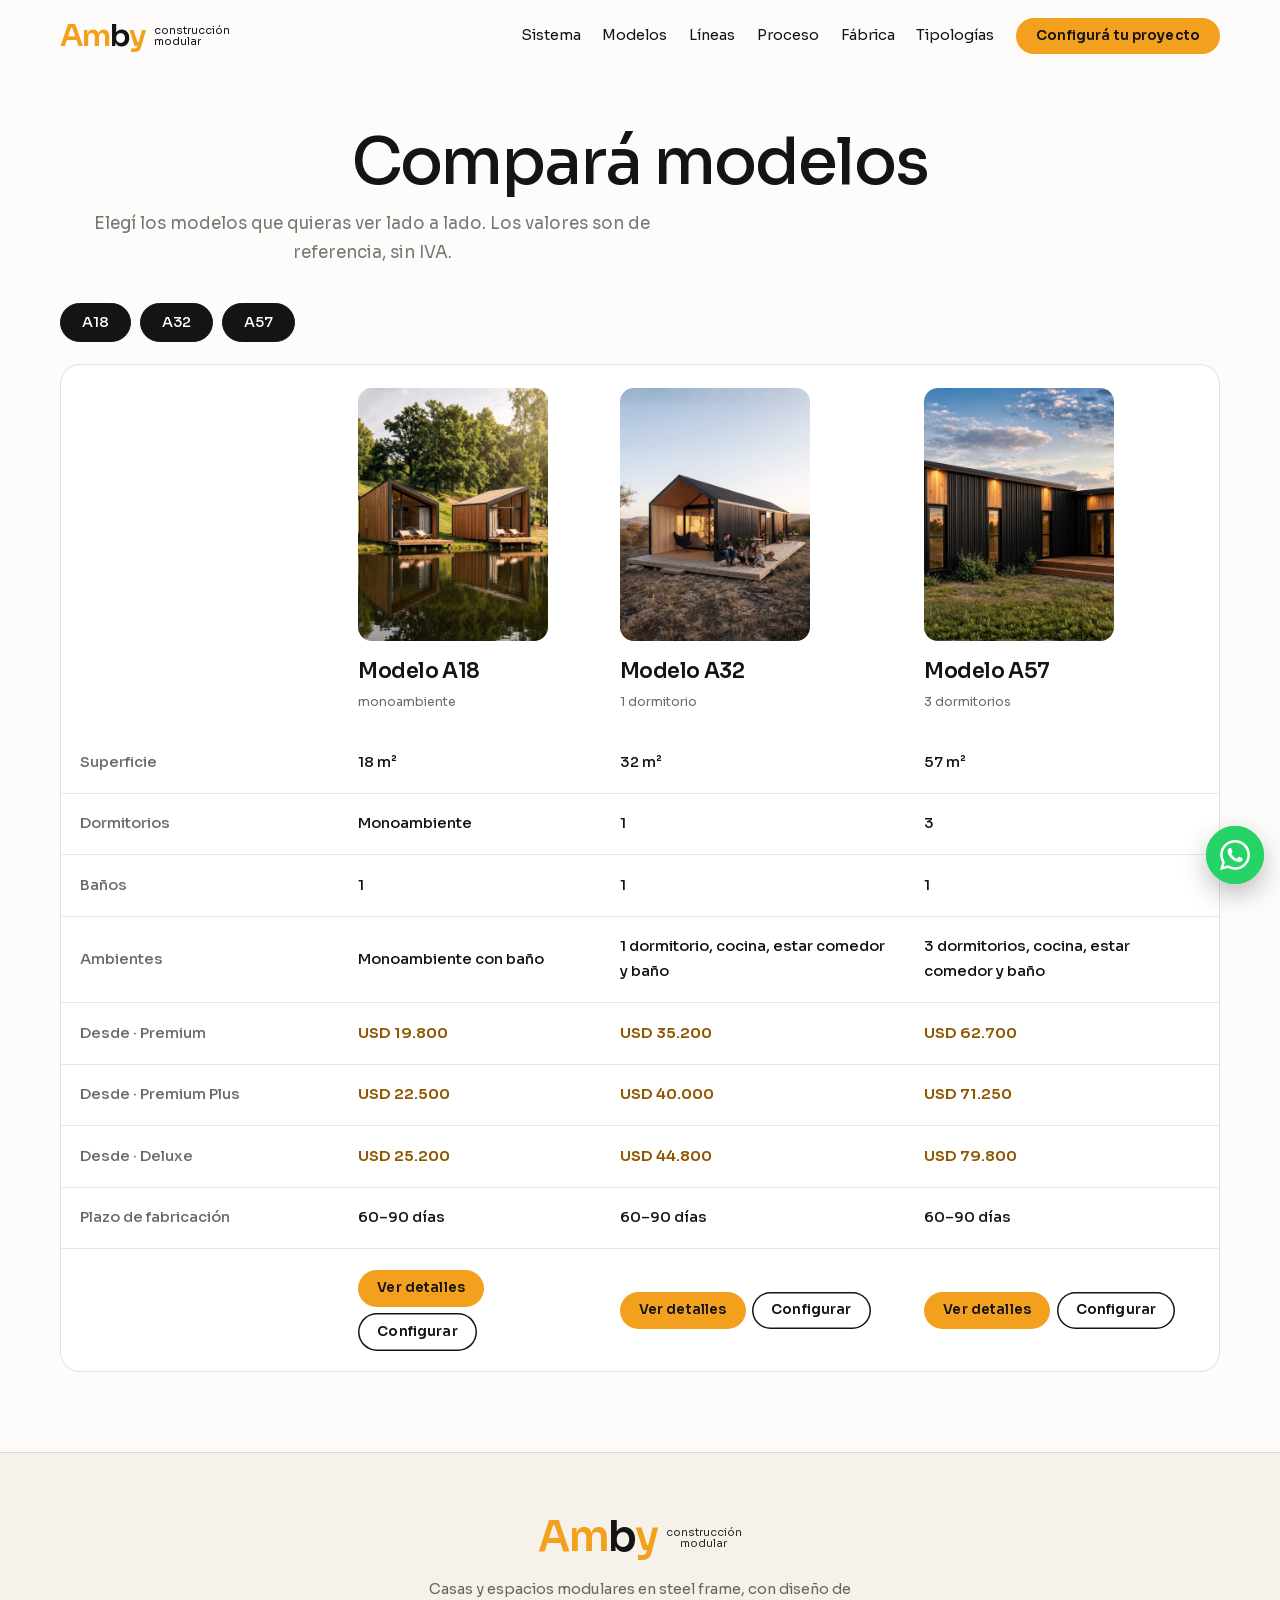
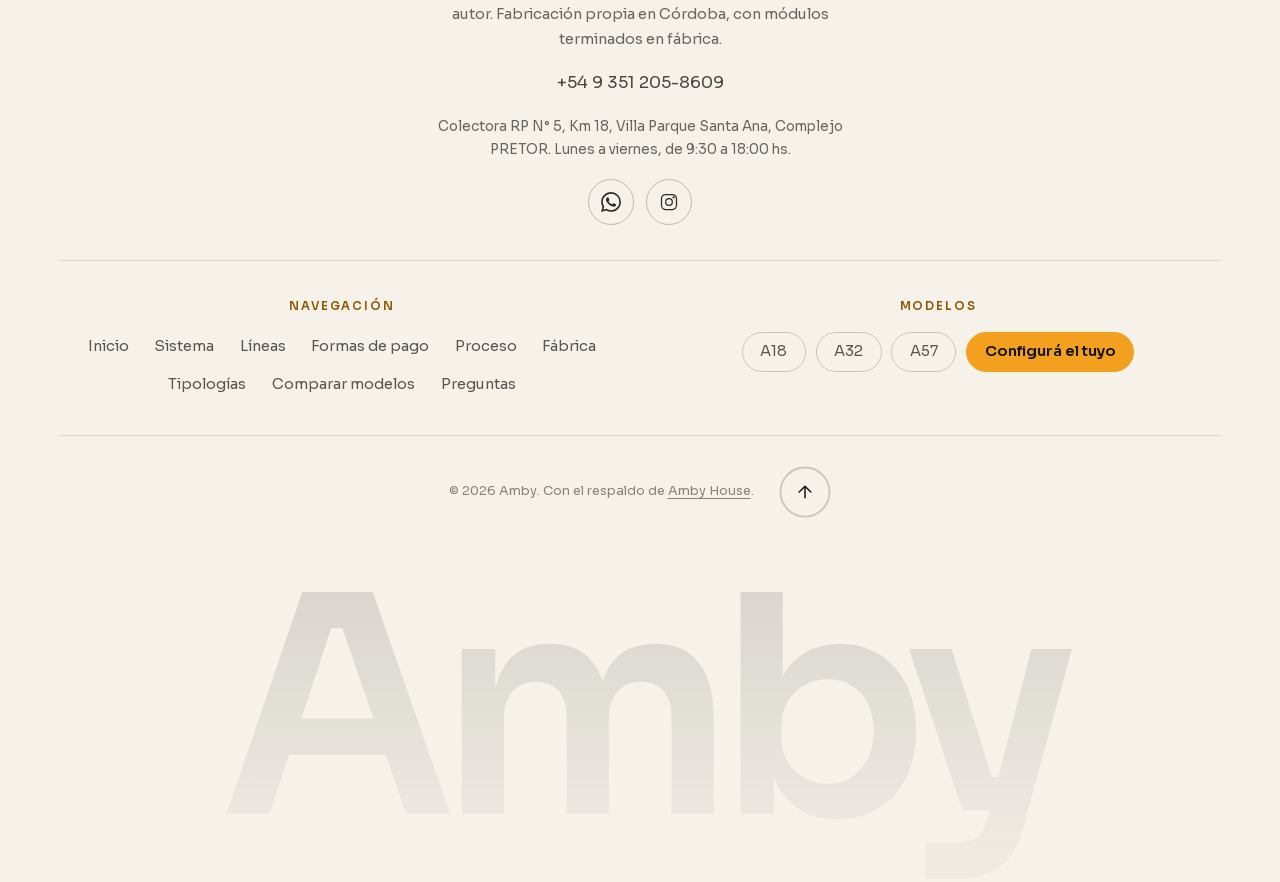
<file: comparar.html>
<!DOCTYPE html>
<html lang="es-AR">
<head>
<meta charset="utf-8">
<meta name="viewport" content="width=device-width, initial-scale=1">
<title>Comparador de modelos | Amby</title>
<meta name="description" content="Compará los modelos Amby A18, A32 y A57: superficie, ambientes y precio de referencia según la línea.">
<link rel="canonical" href="https://TU-DOMINIO.com.ar/comparar.html">
<meta name="theme-color" content="#FDFCFA">
<meta property="og:type" content="website"><meta property="og:locale" content="es_AR">
<meta property="og:title" content="Tipologías de espacios modulares | Amby"><meta property="og:description" content="Turísticos, residenciales, corporativos, comerciales, dormis y más.">
<meta property="og:image" content="https://amby-nine.vercel.app/img/og-v2.jpg"><meta property="og:image:type" content="image/jpeg"><meta property="og:image:width" content="1200"><meta property="og:image:height" content="630"><meta property="og:image:alt" content="Modelo A32 de Amby: casa modular en steel frame con deck de madera"><meta property="og:site_name" content="Amby"><meta name="twitter:card" content="summary_large_image"><meta name="twitter:image" content="https://amby-nine.vercel.app/img/og-v2.jpg">
<link rel="icon" href="favicon.ico" sizes="48x48"><link rel="icon" href="img/favicon.svg" type="image/svg+xml"><link rel="apple-touch-icon" href="apple-touch-icon.png"><link rel="manifest" href="site.webmanifest">
<link rel="preload" href="fonts/sora.woff" as="font" type="font/woff" crossorigin>
<link rel="stylesheet" href="css/styles.css">
<noscript><style>.rv{opacity:1;transform:none}</style></noscript>
</head>
<body>
<a class="skip" href="#contenido">Saltar al contenido</a><div class="bar"></div>
<header class="top"><div class="wrap">
  <a class="brand" href="index.html" aria-label="Amby, construcción modular"><span>Am<i>b</i>y</span><small>construcción<br>modular</small></a>
  <button class="burger" aria-expanded="false" aria-controls="menu" aria-label="Abrir menú"><i></i><i></i></button>
  <nav id="menu" aria-label="Principal"><a href="index.html#sistema">Sistema</a><a href="index.html#modelos">Modelos</a><a href="index.html#lineas">Líneas</a><a href="index.html#proceso">Proceso</a>
<a href="index.html#fabrica">Fábrica</a><a href="proyectos.html">Tipologías</a><a class="btn small" href="configurador.html">Configurá tu proyecto</a></nav>
</div></header>
<main id="contenido" class="pg"><div class="wrap"><h1>Compará modelos</h1><p class="cmp-lead">Elegí los modelos que quieras ver lado a lado. Los valores son de referencia, sin IVA.</p><div class="cmp-chips" id="cc" role="group" aria-label="Elegí los modelos a comparar"></div><div class="cmp-w" id="ct"></div></div></main>

<footer><div class="wrap">
  <div class="f-head">
    <a class="brand" href="index.html" aria-label="Amby, construcción modular"><span>Am<i>b</i>y</span><small>construcción<br>modular</small></a>
    <p>Casas y espacios modulares en steel frame, con diseño de autor. Fabricación propia en Córdoba, con módulos terminados en fábrica.</p>
    <a class="f-tel" data-d="empresa.tel" href="https://wa.me/5493512058609" data-wa="">+54 9 351 205-8609</a>
    <p class="f-addr"><span data-d="empresa.direccion">Colectora RP N° 5, Km 18, Villa Parque Santa Ana, Complejo PRETOR</span>. <span data-d="empresa.horario">Lunes a viernes, de 9:30 a 18:00 hs</span>.</p>
    <div class="f-soc"><a href="https://wa.me/5493512058609" aria-label="WhatsApp" data-wa=""><svg viewBox="0 0 24 24" fill="none" stroke="currentColor" stroke-width="1.5" stroke-linecap="round" stroke-linejoin="round" aria-hidden="true"><path d="M21 12a9 9 0 0 1-13.4 7.8L3 21l1.3-4.4A9 9 0 1 1 21 12z"/><path d="M9 8.5c0 3.5 3 6.5 6.5 6.5l1.2-1.4-2-1-.9.8c-.9-.4-1.8-1.3-2.2-2.2l.8-.9-1-2z"/></svg></a><a href="https://www.instagram.com/amby.arg" rel="noopener" aria-label="Instagram"><svg viewBox="0 0 24 24" fill="none" stroke="currentColor" stroke-width="1.5" stroke-linecap="round" stroke-linejoin="round" aria-hidden="true"><rect x="3" y="3" width="18" height="18" rx="5"/><circle cx="12" cy="12" r="4"/><circle cx="17.5" cy="6.5" r=".6"/></svg></a></div>
  </div>
  <div class="f-links">
    <div class="f-grp" role="navigation" aria-label="Navegación del sitio"><span>Navegación</span><div><a href="index.html">Inicio</a><a href="index.html#sistema">Sistema</a><a href="index.html#lineas">Líneas</a><a href="index.html#pagos">Formas de pago</a><a href="index.html#proceso">Proceso</a>
<a href="index.html#fabrica">Fábrica</a><a href="proyectos.html">Tipologías</a><a href="comparar.html">Comparar modelos</a><a href="index.html#faq">Preguntas</a></div></div>
    <div class="f-grp" role="navigation" aria-label="Modelos"><span>Modelos</span><div class="pills"><a href="modelo-a18.html">A18</a><a href="modelo-a32.html">A32</a><a href="modelo-a57.html">A57</a><a class="pcta" href="configurador.html">Configurá el tuyo</a></div></div>
  </div>
  <div class="f-bot"><p>© <span id="y">2026</span> Amby. Con el respaldo de <a href="https://ambyhouse.vercel.app" rel="noopener">Amby House</a>.</p><button class="up" type="button" aria-label="Volver arriba"><svg class="rg" viewBox="0 0 44 44" aria-hidden="true"><circle class="tr" cx="22" cy="22" r="20"/><circle class="pg2" cx="22" cy="22" r="20" pathLength="1"/></svg><svg class="ar" viewBox="0 0 24 24" aria-hidden="true"><path d="M12 19V5M5 12l7-7 7 7"/></svg></button></div>
  <div class="f-mark" aria-hidden="true">Amby</div>
</div></footer>
<script src="js/data.js" defer></script>
<script src="js/main.js" defer></script>
<a class="wa" href="https://wa.me/5493512058609?text=Hola%20Amby%2C%20quiero%20consultar%20por%20un%20proyecto" target="_blank" rel="noopener" aria-label="Escribinos por WhatsApp" data-wa="consulta"><svg viewBox="0 0 24 24" fill="none" stroke="currentColor" stroke-width="1.7" stroke-linecap="round" stroke-linejoin="round" aria-hidden="true"><path d="M21 12a9 9 0 0 1-13.4 7.8L3 21l1.3-4.4A9 9 0 1 1 21 12z"/><path d="M9 8.5c0 3.5 3 6.5 6.5 6.5l1.2-1.4-2-1-.9.8c-.9-.4-1.8-1.3-2.2-2.2l.8-.9-1-2z"/></svg></a>
</body></html>
</file>
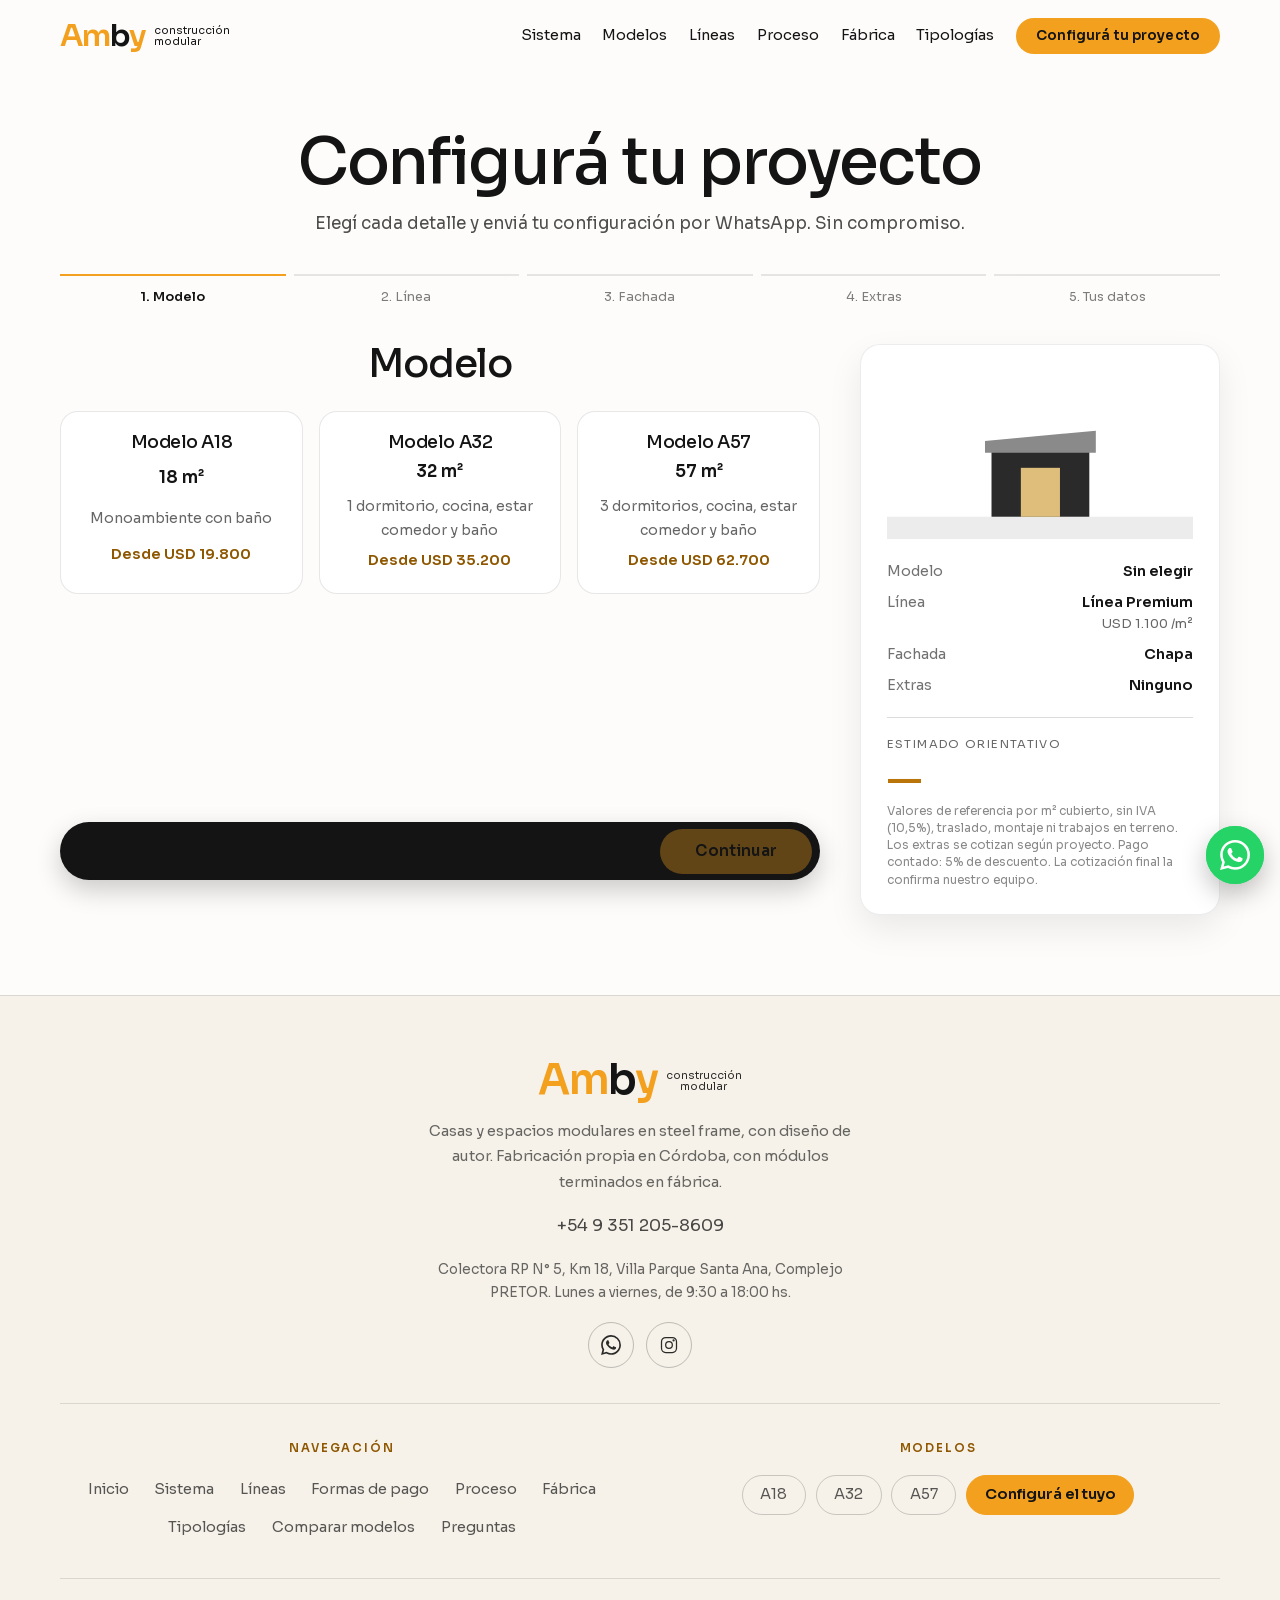
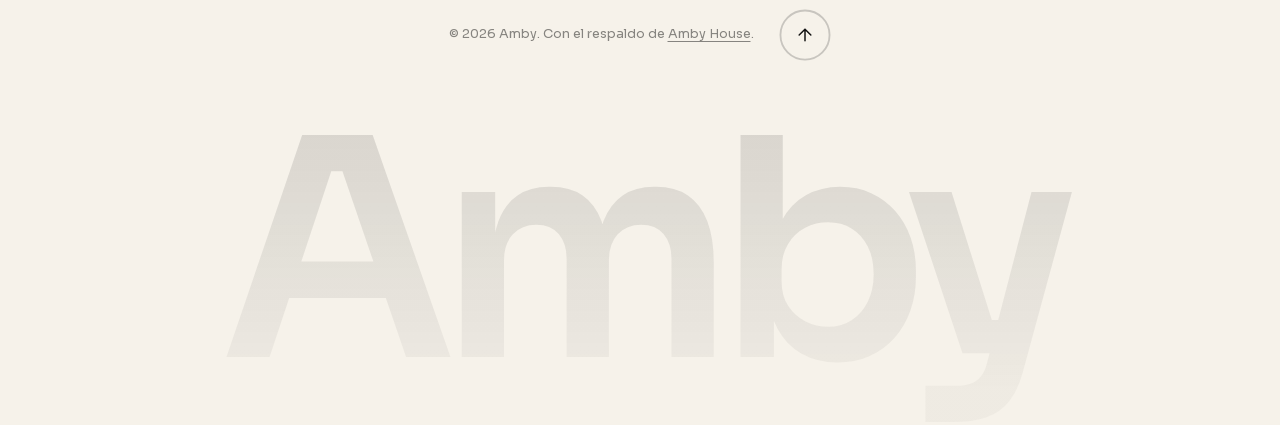
<file: configurador.html>
<!DOCTYPE html>
<html lang="es-AR">
<head>
<meta charset="utf-8">
<meta name="viewport" content="width=device-width, initial-scale=1">
<title>Configurá tu proyecto | Amby</title>
<meta name="description" content="Elegí modelo, fachada, terminación y extras de tu casa modular en steel frame y envianos tu proyecto por WhatsApp.">
<link rel="canonical" href="https://TU-DOMINIO.com.ar/configurador.html">
<meta name="theme-color" content="#FDFCFA">
<meta property="og:type" content="website"><meta property="og:locale" content="es_AR">
<meta property="og:title" content="Configurá tu proyecto | Amby"><meta property="og:description" content="Armá tu casa modular en minutos.">
<meta property="og:image" content="https://amby-nine.vercel.app/img/og-v2.jpg"><meta property="og:image:type" content="image/jpeg"><meta property="og:image:width" content="1200"><meta property="og:image:height" content="630"><meta property="og:image:alt" content="Modelo A32 de Amby: casa modular en steel frame con deck de madera"><meta property="og:site_name" content="Amby"><meta name="twitter:card" content="summary_large_image"><meta name="twitter:image" content="https://amby-nine.vercel.app/img/og-v2.jpg">
<link rel="icon" href="favicon.ico" sizes="48x48"><link rel="icon" href="img/favicon.svg" type="image/svg+xml"><link rel="apple-touch-icon" href="apple-touch-icon.png"><link rel="manifest" href="site.webmanifest">
<link rel="preload" href="fonts/sora.woff" as="font" type="font/woff" crossorigin>
<link rel="stylesheet" href="css/styles.css">
<noscript><style>.rv{opacity:1;transform:none}</style></noscript>
</head>
<body>
<a class="skip" href="#contenido">Saltar al contenido</a><div class="bar"></div>
<header class="top"><div class="wrap">
  <a class="brand" href="index.html" aria-label="Amby, construcción modular"><span>Am<i>b</i>y</span><small>construcción<br>modular</small></a>
  <button class="burger" aria-expanded="false" aria-controls="menu" aria-label="Abrir menú"><i></i><i></i></button>
  <nav id="menu" aria-label="Principal"><a href="index.html#sistema">Sistema</a><a href="index.html#modelos">Modelos</a><a href="index.html#lineas">Líneas</a><a href="index.html#proceso">Proceso</a>
<a href="index.html#fabrica">Fábrica</a><a href="proyectos.html">Tipologías</a><a class="btn small" href="configurador.html">Configurá tu proyecto</a></nav>
</div></header>
<main id="contenido" class="pg"><div class="wrap">
  <h1>Configurá tu proyecto</h1><p>Elegí cada detalle y enviá tu configuración por WhatsApp. Sin compromiso.</p>
  <ol class="stp" id="stp" aria-label="Pasos"></ol><p class="stl" id="stl" aria-live="polite"></p>
  <div class="cfg"><div><div id="panel" aria-live="polite"></div>
    <div class="nav2"><button class="back" id="back" type="button" aria-label="Volver al paso anterior"><svg viewBox="0 0 24 24" aria-hidden="true"><path d="M19 12H5M12 19l-7-7 7-7"/></svg></button><p class="mini" id="mini"></p><button class="btn" id="next" type="button">Continuar</button></div></div>
    <aside class="side" id="sum" aria-label="Resumen de tu proyecto"></aside></div>
</div></main>
<footer><div class="wrap">
  <div class="f-head">
    <a class="brand" href="index.html" aria-label="Amby, construcción modular"><span>Am<i>b</i>y</span><small>construcción<br>modular</small></a>
    <p>Casas y espacios modulares en steel frame, con diseño de autor. Fabricación propia en Córdoba, con módulos terminados en fábrica.</p>
    <a class="f-tel" data-d="empresa.tel" href="https://wa.me/5493512058609" data-wa="">+54 9 351 205-8609</a>
    <p class="f-addr"><span data-d="empresa.direccion">Colectora RP N° 5, Km 18, Villa Parque Santa Ana, Complejo PRETOR</span>. <span data-d="empresa.horario">Lunes a viernes, de 9:30 a 18:00 hs</span>.</p>
    <div class="f-soc"><a href="https://wa.me/5493512058609" aria-label="WhatsApp" data-wa=""><svg viewBox="0 0 24 24" fill="none" stroke="currentColor" stroke-width="1.5" stroke-linecap="round" stroke-linejoin="round" aria-hidden="true"><path d="M21 12a9 9 0 0 1-13.4 7.8L3 21l1.3-4.4A9 9 0 1 1 21 12z"/><path d="M9 8.5c0 3.5 3 6.5 6.5 6.5l1.2-1.4-2-1-.9.8c-.9-.4-1.8-1.3-2.2-2.2l.8-.9-1-2z"/></svg></a><a href="https://www.instagram.com/amby.arg" rel="noopener" aria-label="Instagram"><svg viewBox="0 0 24 24" fill="none" stroke="currentColor" stroke-width="1.5" stroke-linecap="round" stroke-linejoin="round" aria-hidden="true"><rect x="3" y="3" width="18" height="18" rx="5"/><circle cx="12" cy="12" r="4"/><circle cx="17.5" cy="6.5" r=".6"/></svg></a></div>
  </div>
  <div class="f-links">
    <div class="f-grp" role="navigation" aria-label="Navegación del sitio"><span>Navegación</span><div><a href="index.html">Inicio</a><a href="index.html#sistema">Sistema</a><a href="index.html#lineas">Líneas</a><a href="index.html#pagos">Formas de pago</a><a href="index.html#proceso">Proceso</a>
<a href="index.html#fabrica">Fábrica</a><a href="proyectos.html">Tipologías</a><a href="comparar.html">Comparar modelos</a><a href="index.html#faq">Preguntas</a></div></div>
    <div class="f-grp" role="navigation" aria-label="Modelos"><span>Modelos</span><div class="pills"><a href="modelo-a18.html">A18</a><a href="modelo-a32.html">A32</a><a href="modelo-a57.html">A57</a><a class="pcta" href="configurador.html">Configurá el tuyo</a></div></div>
  </div>
  <div class="f-bot"><p>© <span id="y">2026</span> Amby. Con el respaldo de <a href="https://ambyhouse.vercel.app" rel="noopener">Amby House</a>.</p><button class="up" type="button" aria-label="Volver arriba"><svg class="rg" viewBox="0 0 44 44" aria-hidden="true"><circle class="tr" cx="22" cy="22" r="20"/><circle class="pg2" cx="22" cy="22" r="20" pathLength="1"/></svg><svg class="ar" viewBox="0 0 24 24" aria-hidden="true"><path d="M12 19V5M5 12l7-7 7 7"/></svg></button></div>
  <div class="f-mark" aria-hidden="true">Amby</div>
</div></footer>
<script src="js/data.js" defer></script>
<script src="js/configurador.js" defer></script>
<script src="js/main.js" defer></script>
<a class="wa" href="https://wa.me/5493512058609?text=Hola%20Amby%2C%20quiero%20consultar%20por%20un%20proyecto" target="_blank" rel="noopener" aria-label="Escribinos por WhatsApp" data-wa="consulta"><svg viewBox="0 0 24 24" fill="none" stroke="currentColor" stroke-width="1.7" stroke-linecap="round" stroke-linejoin="round" aria-hidden="true"><path d="M21 12a9 9 0 0 1-13.4 7.8L3 21l1.3-4.4A9 9 0 1 1 21 12z"/><path d="M9 8.5c0 3.5 3 6.5 6.5 6.5l1.2-1.4-2-1-.9.8c-.9-.4-1.8-1.3-2.2-2.2l.8-.9-1-2z"/></svg></a>
</body></html>
</file>
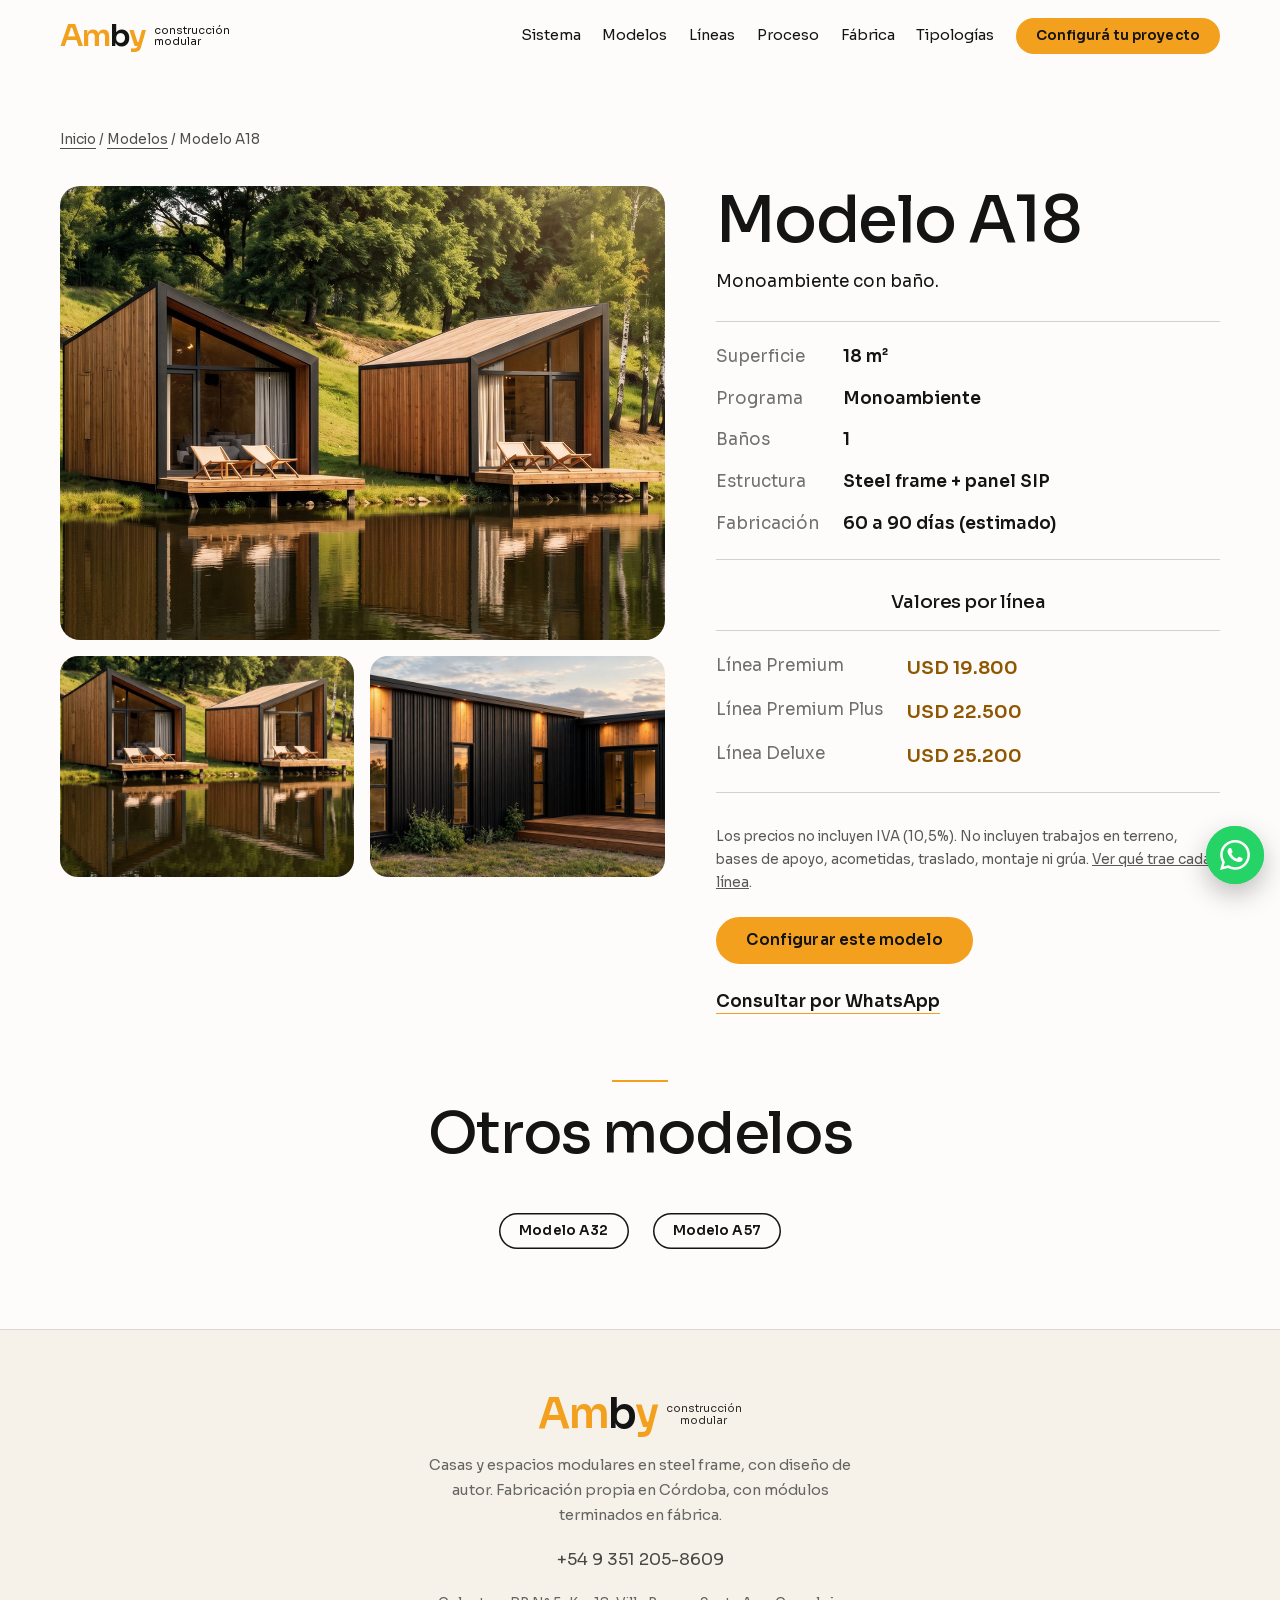
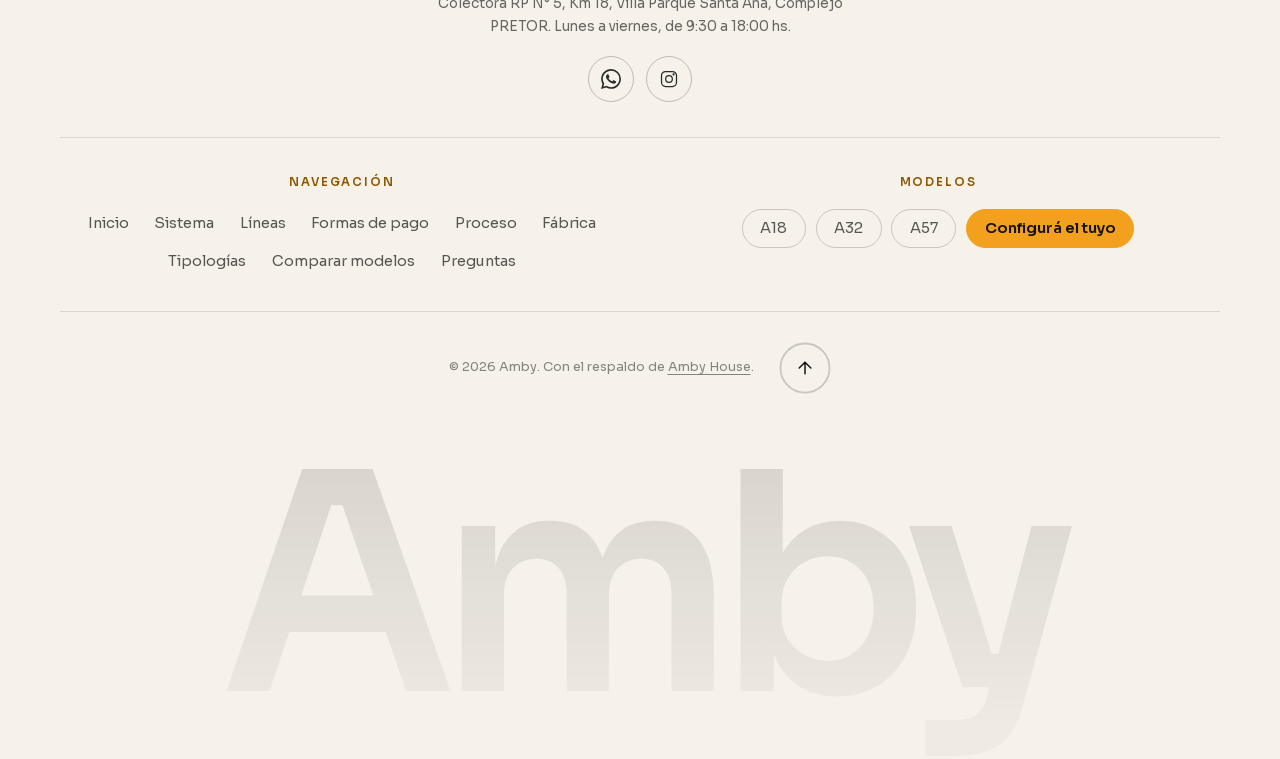
<file: modelo-a18.html>
<!DOCTYPE html>
<html lang="es-AR">
<head>
<meta charset="utf-8">
<meta name="viewport" content="width=device-width, initial-scale=1">
<title>Modelo A18 (18 m²) | Casa modular en steel frame | Amby</title>
<meta name="description" content="Modelo A18: Monoambiente con baño. Casa modular de 18 m² en steel frame, terminada en fábrica, plazo de fabricación estimado de 60 a 90 días.">
<link rel="canonical" href="https://TU-DOMINIO.com.ar/modelo-a18.html">
<meta name="theme-color" content="#FDFCFA">
<meta property="og:type" content="website"><meta property="og:locale" content="es_AR">
<meta property="og:title" content="Modelo A18 (18 m²) | Casa modular en steel frame | Amby"><meta property="og:description" content="Modelo A18: Monoambiente con baño. Casa modular de 18 m² en steel frame, terminada en fábrica, plazo de fabricación estimado de 60 a 90 días.">
<meta property="og:image" content="https://amby-nine.vercel.app/img/og-v2.jpg"><meta property="og:image:type" content="image/jpeg"><meta property="og:image:width" content="1200"><meta property="og:image:height" content="630"><meta property="og:image:alt" content="Modelo A32 de Amby: casa modular en steel frame con deck de madera"><meta property="og:site_name" content="Amby"><meta name="twitter:card" content="summary_large_image"><meta name="twitter:image" content="https://amby-nine.vercel.app/img/og-v2.jpg">
<link rel="icon" href="favicon.ico" sizes="48x48"><link rel="icon" href="img/favicon.svg" type="image/svg+xml"><link rel="apple-touch-icon" href="apple-touch-icon.png"><link rel="manifest" href="site.webmanifest">
<link rel="preload" href="fonts/sora.woff" as="font" type="font/woff" crossorigin>
<link rel="stylesheet" href="css/styles.css">
<noscript><style>.rv{opacity:1;transform:none}</style></noscript>
<script type="application/ld+json">{"@context":"https://schema.org","@type":"Product","name":"Casa modular Amby Modelo A18","description":"Monoambiente con baño. Steel frame, terminada en fábrica, plazo de fabricación estimado de 60 a 90 días.","brand":{"@type":"Brand","name":"Amby"},"image":"https://TU-DOMINIO.com.ar/img/a18.jpg","offers":{"@type":"AggregateOffer","priceCurrency":"USD","lowPrice":"19800","highPrice":"25200"}}</script>
</head>
<body>
<a class="skip" href="#contenido">Saltar al contenido</a><div class="bar"></div>
<header class="top"><div class="wrap">
  <a class="brand" href="index.html" aria-label="Amby, construcción modular"><span>Am<i>b</i>y</span><small>construcción<br>modular</small></a>
  <button class="burger" aria-expanded="false" aria-controls="menu" aria-label="Abrir menú"><i></i><i></i></button>
  <nav id="menu" aria-label="Principal"><a href="index.html#sistema">Sistema</a><a href="index.html#modelos">Modelos</a><a href="index.html#lineas">Líneas</a><a href="index.html#proceso">Proceso</a>
<a href="index.html#fabrica">Fábrica</a><a href="proyectos.html">Tipologías</a><a class="btn small" href="configurador.html">Configurá tu proyecto</a></nav>
</div></header>
<main id="contenido" class="pg"><div class="wrap">
  <p class="crumb"><a href="index.html">Inicio</a> / <a href="index.html#modelos">Modelos</a> / Modelo A18</p>
  <div class="md">
    <div><div class="main rv"><img src="img/a18.jpg" alt="Casa modular Modelo A18 de 18 m²" width="1200" height="900" fetchpriority="high"></div>
    <div class="thumbs"><div class="rv"><img loading="lazy" src="img/a18-2.jpg" alt="Modelo A18, otra vista" width="800" height="600"></div><div class="rv"><img loading="lazy" src="img/fachada.jpg" alt="Fachada de una casa modular Amby" width="1600" height="560"></div></div></div>
    <div class="rv"><h1>Modelo A18</h1><p>Monoambiente con baño.</p>
      <dl class="specs"><dt>Superficie</dt><dd><span data-count="18">18</span> m²</dd><dt>Programa</dt><dd>Monoambiente</dd><dt>Baños</dt><dd>1</dd><dt>Estructura</dt><dd>Steel frame + panel SIP</dd><dt>Fabricación</dt><dd>60 a 90 días (estimado)</dd></dl>
      <h2 class="vl-h">Valores por línea</h2>
      <dl class="specs vl"><dt>Línea Premium</dt><dd data-precio="A18:premium">USD</dd><dt>Línea Premium Plus</dt><dd data-precio="A18:plus">USD</dd><dt>Línea Deluxe</dt><dd data-precio="A18:deluxe">USD</dd></dl>
      <p class="note">Los precios no incluyen IVA (10,5%). No incluyen trabajos en terreno, bases de apoyo, acometidas, traslado, montaje ni grúa. <a href="index.html#lineas">Ver qué trae cada línea</a>.</p>
      <div class="acts"><a class="btn" href="configurador.html?modelo=A18">Configurar este modelo</a><a class="link" href="https://wa.me/5493512058609?text=Hola%20Amby%2C%20quiero%20consultar%20por%20el%20Modelo%20A18" data-wa="consulta">Consultar por WhatsApp</a></div></div>
  </div>
  <h2 class="rv" style="margin-top:4rem">Otros modelos</h2><div class="acts rv"><a class="btn ghost small" href="modelo-a32.html">Modelo A32</a> <a class="btn ghost small" href="modelo-a57.html">Modelo A57</a></div>
</div></main>

<footer><div class="wrap">
  <div class="f-head">
    <a class="brand" href="index.html" aria-label="Amby, construcción modular"><span>Am<i>b</i>y</span><small>construcción<br>modular</small></a>
    <p>Casas y espacios modulares en steel frame, con diseño de autor. Fabricación propia en Córdoba, con módulos terminados en fábrica.</p>
    <a class="f-tel" data-d="empresa.tel" href="https://wa.me/5493512058609" data-wa="">+54 9 351 205-8609</a>
    <p class="f-addr"><span data-d="empresa.direccion">Colectora RP N° 5, Km 18, Villa Parque Santa Ana, Complejo PRETOR</span>. <span data-d="empresa.horario">Lunes a viernes, de 9:30 a 18:00 hs</span>.</p>
    <div class="f-soc"><a href="https://wa.me/5493512058609" aria-label="WhatsApp" data-wa=""><svg viewBox="0 0 24 24" fill="none" stroke="currentColor" stroke-width="1.5" stroke-linecap="round" stroke-linejoin="round" aria-hidden="true"><path d="M21 12a9 9 0 0 1-13.4 7.8L3 21l1.3-4.4A9 9 0 1 1 21 12z"/><path d="M9 8.5c0 3.5 3 6.5 6.5 6.5l1.2-1.4-2-1-.9.8c-.9-.4-1.8-1.3-2.2-2.2l.8-.9-1-2z"/></svg></a><a href="https://www.instagram.com/amby.arg" rel="noopener" aria-label="Instagram"><svg viewBox="0 0 24 24" fill="none" stroke="currentColor" stroke-width="1.5" stroke-linecap="round" stroke-linejoin="round" aria-hidden="true"><rect x="3" y="3" width="18" height="18" rx="5"/><circle cx="12" cy="12" r="4"/><circle cx="17.5" cy="6.5" r=".6"/></svg></a></div>
  </div>
  <div class="f-links">
    <div class="f-grp" role="navigation" aria-label="Navegación del sitio"><span>Navegación</span><div><a href="index.html">Inicio</a><a href="index.html#sistema">Sistema</a><a href="index.html#lineas">Líneas</a><a href="index.html#pagos">Formas de pago</a><a href="index.html#proceso">Proceso</a>
<a href="index.html#fabrica">Fábrica</a><a href="proyectos.html">Tipologías</a><a href="comparar.html">Comparar modelos</a><a href="index.html#faq">Preguntas</a></div></div>
    <div class="f-grp" role="navigation" aria-label="Modelos"><span>Modelos</span><div class="pills"><a href="modelo-a18.html">A18</a><a href="modelo-a32.html">A32</a><a href="modelo-a57.html">A57</a><a class="pcta" href="configurador.html">Configurá el tuyo</a></div></div>
  </div>
  <div class="f-bot"><p>© <span id="y">2026</span> Amby. Con el respaldo de <a href="https://ambyhouse.vercel.app" rel="noopener">Amby House</a>.</p><button class="up" type="button" aria-label="Volver arriba"><svg class="rg" viewBox="0 0 44 44" aria-hidden="true"><circle class="tr" cx="22" cy="22" r="20"/><circle class="pg2" cx="22" cy="22" r="20" pathLength="1"/></svg><svg class="ar" viewBox="0 0 24 24" aria-hidden="true"><path d="M12 19V5M5 12l7-7 7 7"/></svg></button></div>
  <div class="f-mark" aria-hidden="true">Amby</div>
</div></footer>
<script src="js/data.js" defer></script>
<script src="js/main.js" defer></script>
<a class="wa" href="https://wa.me/5493512058609?text=Hola%20Amby%2C%20quiero%20consultar%20por%20un%20proyecto" target="_blank" rel="noopener" aria-label="Escribinos por WhatsApp" data-wa="consulta"><svg viewBox="0 0 24 24" fill="none" stroke="currentColor" stroke-width="1.7" stroke-linecap="round" stroke-linejoin="round" aria-hidden="true"><path d="M21 12a9 9 0 0 1-13.4 7.8L3 21l1.3-4.4A9 9 0 1 1 21 12z"/><path d="M9 8.5c0 3.5 3 6.5 6.5 6.5l1.2-1.4-2-1-.9.8c-.9-.4-1.8-1.3-2.2-2.2l.8-.9-1-2z"/></svg></a>
</body></html>
</file>
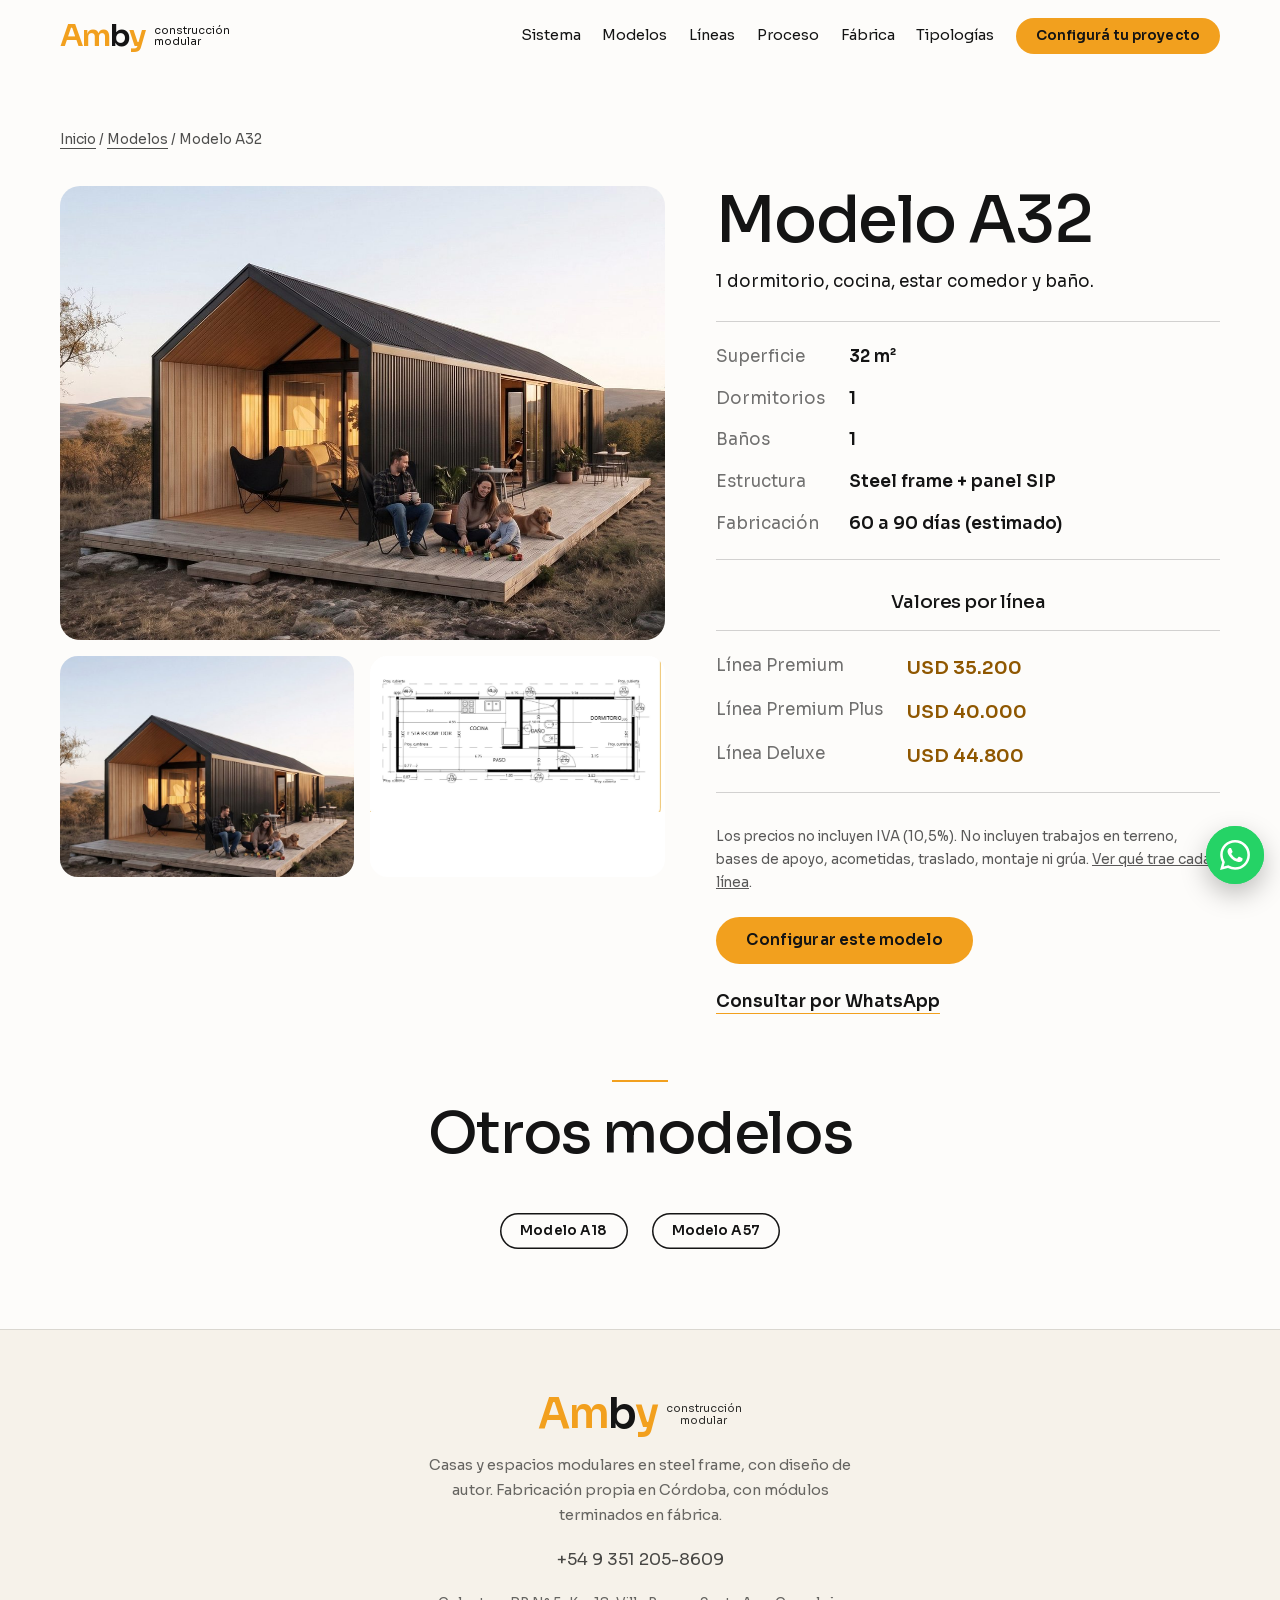
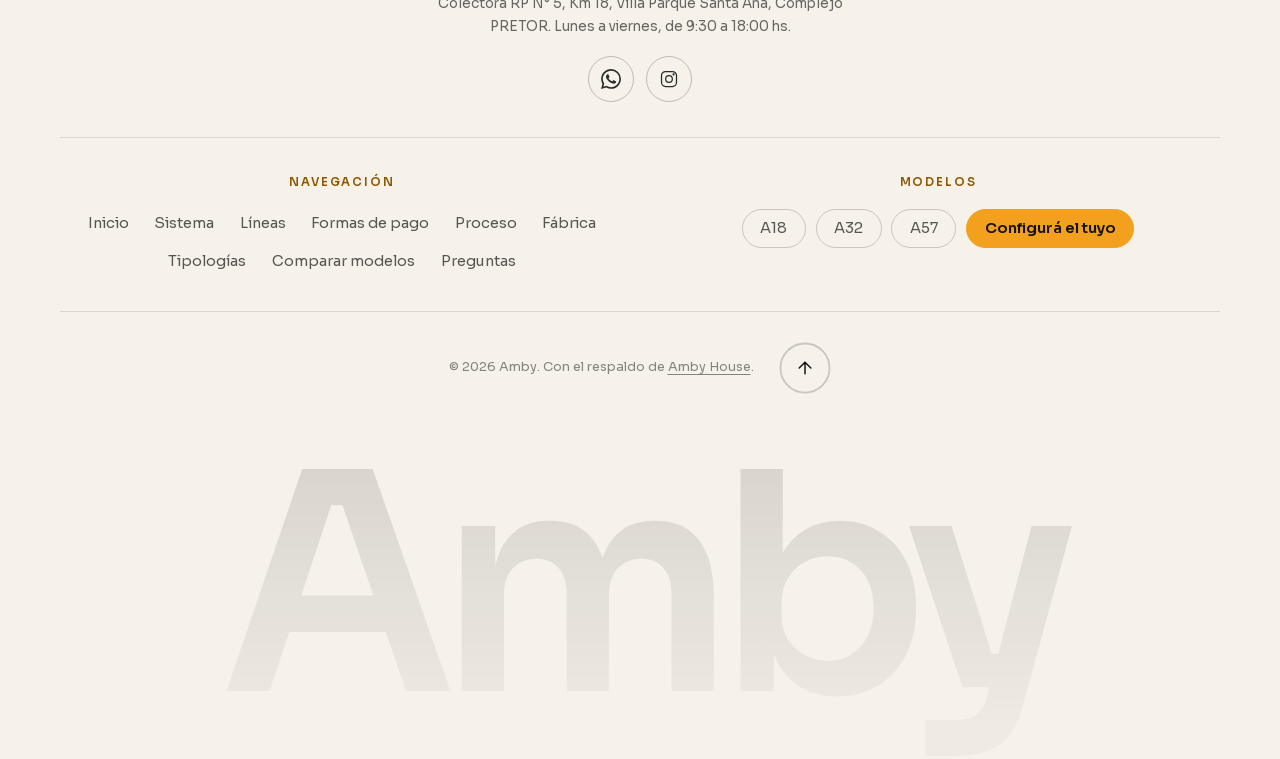
<file: modelo-a32.html>
<!DOCTYPE html>
<html lang="es-AR">
<head>
<meta charset="utf-8">
<meta name="viewport" content="width=device-width, initial-scale=1">
<title>Modelo A32 (32 m²) | Casa modular en steel frame | Amby</title>
<meta name="description" content="Modelo A32: 1 dormitorio, cocina, estar comedor y baño. Casa modular de 32 m² en steel frame, terminada en fábrica, plazo de fabricación estimado de 60 a 90 días.">
<link rel="canonical" href="https://TU-DOMINIO.com.ar/modelo-a32.html">
<meta name="theme-color" content="#FDFCFA">
<meta property="og:type" content="website"><meta property="og:locale" content="es_AR">
<meta property="og:title" content="Modelo A32 (32 m²) | Casa modular en steel frame | Amby"><meta property="og:description" content="Modelo A32: 1 dormitorio, cocina, estar comedor y baño. Casa modular de 32 m² en steel frame, terminada en fábrica, plazo de fabricación estimado de 60 a 90 días.">
<meta property="og:image" content="https://amby-nine.vercel.app/img/og-v2.jpg"><meta property="og:image:type" content="image/jpeg"><meta property="og:image:width" content="1200"><meta property="og:image:height" content="630"><meta property="og:image:alt" content="Modelo A32 de Amby: casa modular en steel frame con deck de madera"><meta property="og:site_name" content="Amby"><meta name="twitter:card" content="summary_large_image"><meta name="twitter:image" content="https://amby-nine.vercel.app/img/og-v2.jpg">
<link rel="icon" href="favicon.ico" sizes="48x48"><link rel="icon" href="img/favicon.svg" type="image/svg+xml"><link rel="apple-touch-icon" href="apple-touch-icon.png"><link rel="manifest" href="site.webmanifest">
<link rel="preload" href="fonts/sora.woff" as="font" type="font/woff" crossorigin>
<link rel="stylesheet" href="css/styles.css">
<noscript><style>.rv{opacity:1;transform:none}</style></noscript>
<script type="application/ld+json">{"@context":"https://schema.org","@type":"Product","name":"Casa modular Amby Modelo A32","description":"1 dormitorio, cocina, estar comedor y baño. Steel frame, terminada en fábrica, plazo de fabricación estimado de 60 a 90 días.","brand":{"@type":"Brand","name":"Amby"},"image":"https://TU-DOMINIO.com.ar/img/a32.jpg","offers":{"@type":"AggregateOffer","priceCurrency":"USD","lowPrice":"35200","highPrice":"44800"}}</script>
</head>
<body>
<a class="skip" href="#contenido">Saltar al contenido</a><div class="bar"></div>
<header class="top"><div class="wrap">
  <a class="brand" href="index.html" aria-label="Amby, construcción modular"><span>Am<i>b</i>y</span><small>construcción<br>modular</small></a>
  <button class="burger" aria-expanded="false" aria-controls="menu" aria-label="Abrir menú"><i></i><i></i></button>
  <nav id="menu" aria-label="Principal"><a href="index.html#sistema">Sistema</a><a href="index.html#modelos">Modelos</a><a href="index.html#lineas">Líneas</a><a href="index.html#proceso">Proceso</a>
<a href="index.html#fabrica">Fábrica</a><a href="proyectos.html">Tipologías</a><a class="btn small" href="configurador.html">Configurá tu proyecto</a></nav>
</div></header>
<main id="contenido" class="pg"><div class="wrap">
  <p class="crumb"><a href="index.html">Inicio</a> / <a href="index.html#modelos">Modelos</a> / Modelo A32</p>
  <div class="md">
    <div><div class="main rv"><img src="img/a32.jpg" alt="Casa modular Modelo A32 de 32 m²" width="1200" height="900" fetchpriority="high"></div>
    <div class="thumbs"><div class="rv"><img loading="lazy" src="img/a32-2.jpg" alt="Modelo A32, otra vista" width="800" height="600"></div><div class="rv plan"><img loading="lazy" src="img/planta-a32.jpg" alt="Planta del modelo A32" width="1508" height="798"></div></div></div>
    <div class="rv"><h1>Modelo A32</h1><p>1 dormitorio, cocina, estar comedor y baño.</p>
      <dl class="specs"><dt>Superficie</dt><dd><span data-count="32">32</span> m²</dd><dt>Dormitorios</dt><dd>1</dd><dt>Baños</dt><dd>1</dd><dt>Estructura</dt><dd>Steel frame + panel SIP</dd><dt>Fabricación</dt><dd>60 a 90 días (estimado)</dd></dl>
      <h2 class="vl-h">Valores por línea</h2>
      <dl class="specs vl"><dt>Línea Premium</dt><dd data-precio="A32:premium">USD</dd><dt>Línea Premium Plus</dt><dd data-precio="A32:plus">USD</dd><dt>Línea Deluxe</dt><dd data-precio="A32:deluxe">USD</dd></dl>
      <p class="note">Los precios no incluyen IVA (10,5%). No incluyen trabajos en terreno, bases de apoyo, acometidas, traslado, montaje ni grúa. <a href="index.html#lineas">Ver qué trae cada línea</a>.</p>
      <div class="acts"><a class="btn" href="configurador.html?modelo=A32">Configurar este modelo</a><a class="link" href="https://wa.me/5493512058609?text=Hola%20Amby%2C%20quiero%20consultar%20por%20el%20Modelo%20A32" data-wa="consulta">Consultar por WhatsApp</a></div></div>
  </div>
  <h2 class="rv" style="margin-top:4rem">Otros modelos</h2><div class="acts rv"><a class="btn ghost small" href="modelo-a18.html">Modelo A18</a> <a class="btn ghost small" href="modelo-a57.html">Modelo A57</a></div>
</div></main>

<footer><div class="wrap">
  <div class="f-head">
    <a class="brand" href="index.html" aria-label="Amby, construcción modular"><span>Am<i>b</i>y</span><small>construcción<br>modular</small></a>
    <p>Casas y espacios modulares en steel frame, con diseño de autor. Fabricación propia en Córdoba, con módulos terminados en fábrica.</p>
    <a class="f-tel" data-d="empresa.tel" href="https://wa.me/5493512058609" data-wa="">+54 9 351 205-8609</a>
    <p class="f-addr"><span data-d="empresa.direccion">Colectora RP N° 5, Km 18, Villa Parque Santa Ana, Complejo PRETOR</span>. <span data-d="empresa.horario">Lunes a viernes, de 9:30 a 18:00 hs</span>.</p>
    <div class="f-soc"><a href="https://wa.me/5493512058609" aria-label="WhatsApp" data-wa=""><svg viewBox="0 0 24 24" fill="none" stroke="currentColor" stroke-width="1.5" stroke-linecap="round" stroke-linejoin="round" aria-hidden="true"><path d="M21 12a9 9 0 0 1-13.4 7.8L3 21l1.3-4.4A9 9 0 1 1 21 12z"/><path d="M9 8.5c0 3.5 3 6.5 6.5 6.5l1.2-1.4-2-1-.9.8c-.9-.4-1.8-1.3-2.2-2.2l.8-.9-1-2z"/></svg></a><a href="https://www.instagram.com/amby.arg" rel="noopener" aria-label="Instagram"><svg viewBox="0 0 24 24" fill="none" stroke="currentColor" stroke-width="1.5" stroke-linecap="round" stroke-linejoin="round" aria-hidden="true"><rect x="3" y="3" width="18" height="18" rx="5"/><circle cx="12" cy="12" r="4"/><circle cx="17.5" cy="6.5" r=".6"/></svg></a></div>
  </div>
  <div class="f-links">
    <div class="f-grp" role="navigation" aria-label="Navegación del sitio"><span>Navegación</span><div><a href="index.html">Inicio</a><a href="index.html#sistema">Sistema</a><a href="index.html#lineas">Líneas</a><a href="index.html#pagos">Formas de pago</a><a href="index.html#proceso">Proceso</a>
<a href="index.html#fabrica">Fábrica</a><a href="proyectos.html">Tipologías</a><a href="comparar.html">Comparar modelos</a><a href="index.html#faq">Preguntas</a></div></div>
    <div class="f-grp" role="navigation" aria-label="Modelos"><span>Modelos</span><div class="pills"><a href="modelo-a18.html">A18</a><a href="modelo-a32.html">A32</a><a href="modelo-a57.html">A57</a><a class="pcta" href="configurador.html">Configurá el tuyo</a></div></div>
  </div>
  <div class="f-bot"><p>© <span id="y">2026</span> Amby. Con el respaldo de <a href="https://ambyhouse.vercel.app" rel="noopener">Amby House</a>.</p><button class="up" type="button" aria-label="Volver arriba"><svg class="rg" viewBox="0 0 44 44" aria-hidden="true"><circle class="tr" cx="22" cy="22" r="20"/><circle class="pg2" cx="22" cy="22" r="20" pathLength="1"/></svg><svg class="ar" viewBox="0 0 24 24" aria-hidden="true"><path d="M12 19V5M5 12l7-7 7 7"/></svg></button></div>
  <div class="f-mark" aria-hidden="true">Amby</div>
</div></footer>
<script src="js/data.js" defer></script>
<script src="js/main.js" defer></script>
<a class="wa" href="https://wa.me/5493512058609?text=Hola%20Amby%2C%20quiero%20consultar%20por%20un%20proyecto" target="_blank" rel="noopener" aria-label="Escribinos por WhatsApp" data-wa="consulta"><svg viewBox="0 0 24 24" fill="none" stroke="currentColor" stroke-width="1.7" stroke-linecap="round" stroke-linejoin="round" aria-hidden="true"><path d="M21 12a9 9 0 0 1-13.4 7.8L3 21l1.3-4.4A9 9 0 1 1 21 12z"/><path d="M9 8.5c0 3.5 3 6.5 6.5 6.5l1.2-1.4-2-1-.9.8c-.9-.4-1.8-1.3-2.2-2.2l.8-.9-1-2z"/></svg></a>
</body></html>
</file>
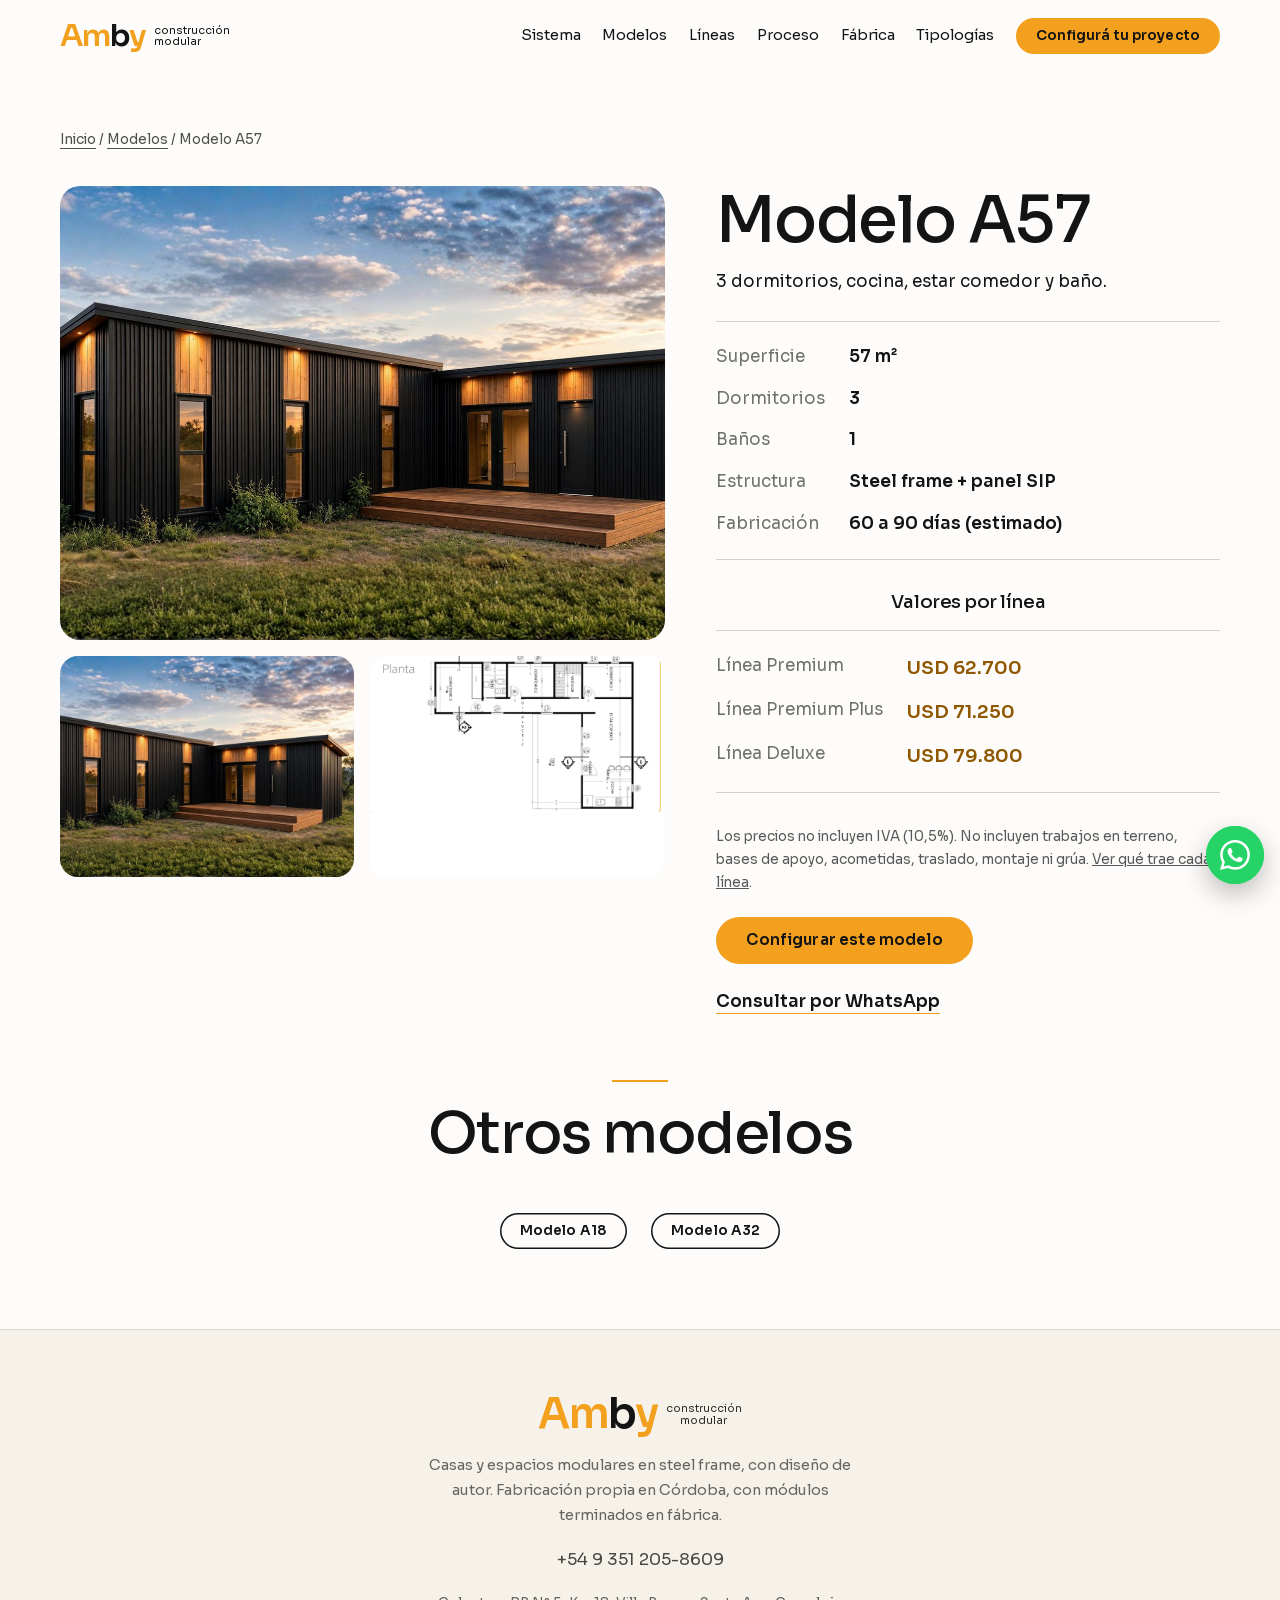
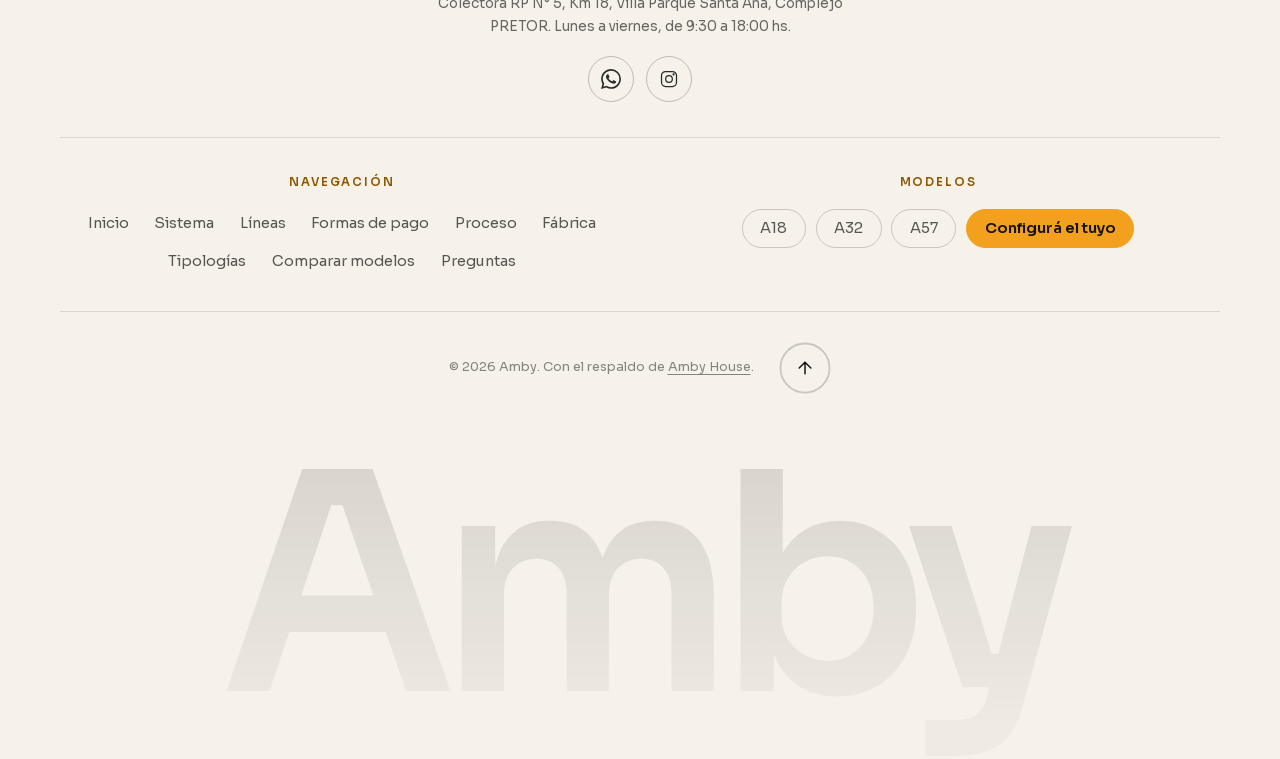
<file: modelo-a57.html>
<!DOCTYPE html>
<html lang="es-AR">
<head>
<meta charset="utf-8">
<meta name="viewport" content="width=device-width, initial-scale=1">
<title>Modelo A57 (57 m²) | Casa modular en steel frame | Amby</title>
<meta name="description" content="Modelo A57: 3 dormitorios, cocina, estar comedor y baño. Casa modular de 57 m² en steel frame, terminada en fábrica, plazo de fabricación estimado de 60 a 90 días.">
<link rel="canonical" href="https://TU-DOMINIO.com.ar/modelo-a57.html">
<meta name="theme-color" content="#FDFCFA">
<meta property="og:type" content="website"><meta property="og:locale" content="es_AR">
<meta property="og:title" content="Modelo A57 (57 m²) | Casa modular en steel frame | Amby"><meta property="og:description" content="Modelo A57: 3 dormitorios, cocina, estar comedor y baño. Casa modular de 57 m² en steel frame, terminada en fábrica, plazo de fabricación estimado de 60 a 90 días.">
<meta property="og:image" content="https://amby-nine.vercel.app/img/og-v2.jpg"><meta property="og:image:type" content="image/jpeg"><meta property="og:image:width" content="1200"><meta property="og:image:height" content="630"><meta property="og:image:alt" content="Modelo A32 de Amby: casa modular en steel frame con deck de madera"><meta property="og:site_name" content="Amby"><meta name="twitter:card" content="summary_large_image"><meta name="twitter:image" content="https://amby-nine.vercel.app/img/og-v2.jpg">
<link rel="icon" href="favicon.ico" sizes="48x48"><link rel="icon" href="img/favicon.svg" type="image/svg+xml"><link rel="apple-touch-icon" href="apple-touch-icon.png"><link rel="manifest" href="site.webmanifest">
<link rel="preload" href="fonts/sora.woff" as="font" type="font/woff" crossorigin>
<link rel="stylesheet" href="css/styles.css">
<noscript><style>.rv{opacity:1;transform:none}</style></noscript>
<script type="application/ld+json">{"@context":"https://schema.org","@type":"Product","name":"Casa modular Amby Modelo A57","description":"3 dormitorios, cocina, estar comedor y baño. Steel frame, terminada en fábrica, plazo de fabricación estimado de 60 a 90 días.","brand":{"@type":"Brand","name":"Amby"},"image":"https://TU-DOMINIO.com.ar/img/a57.jpg","offers":{"@type":"AggregateOffer","priceCurrency":"USD","lowPrice":"62700","highPrice":"79800"}}</script>
</head>
<body>
<a class="skip" href="#contenido">Saltar al contenido</a><div class="bar"></div>
<header class="top"><div class="wrap">
  <a class="brand" href="index.html" aria-label="Amby, construcción modular"><span>Am<i>b</i>y</span><small>construcción<br>modular</small></a>
  <button class="burger" aria-expanded="false" aria-controls="menu" aria-label="Abrir menú"><i></i><i></i></button>
  <nav id="menu" aria-label="Principal"><a href="index.html#sistema">Sistema</a><a href="index.html#modelos">Modelos</a><a href="index.html#lineas">Líneas</a><a href="index.html#proceso">Proceso</a>
<a href="index.html#fabrica">Fábrica</a><a href="proyectos.html">Tipologías</a><a class="btn small" href="configurador.html">Configurá tu proyecto</a></nav>
</div></header>
<main id="contenido" class="pg"><div class="wrap">
  <p class="crumb"><a href="index.html">Inicio</a> / <a href="index.html#modelos">Modelos</a> / Modelo A57</p>
  <div class="md">
    <div><div class="main rv"><img src="img/a57.jpg" alt="Casa modular Modelo A57 de 57 m²" width="1200" height="900" fetchpriority="high"></div>
    <div class="thumbs"><div class="rv"><img loading="lazy" src="img/a57-2.jpg" alt="Modelo A57, otra vista" width="800" height="600"></div><div class="rv plan"><img loading="lazy" src="img/planta-a57.jpg" alt="Planta del modelo A57" width="1508" height="798"></div></div></div>
    <div class="rv"><h1>Modelo A57</h1><p>3 dormitorios, cocina, estar comedor y baño.</p>
      <dl class="specs"><dt>Superficie</dt><dd><span data-count="57">57</span> m²</dd><dt>Dormitorios</dt><dd>3</dd><dt>Baños</dt><dd>1</dd><dt>Estructura</dt><dd>Steel frame + panel SIP</dd><dt>Fabricación</dt><dd>60 a 90 días (estimado)</dd></dl>
      <h2 class="vl-h">Valores por línea</h2>
      <dl class="specs vl"><dt>Línea Premium</dt><dd data-precio="A57:premium">USD</dd><dt>Línea Premium Plus</dt><dd data-precio="A57:plus">USD</dd><dt>Línea Deluxe</dt><dd data-precio="A57:deluxe">USD</dd></dl>
      <p class="note">Los precios no incluyen IVA (10,5%). No incluyen trabajos en terreno, bases de apoyo, acometidas, traslado, montaje ni grúa. <a href="index.html#lineas">Ver qué trae cada línea</a>.</p>
      <div class="acts"><a class="btn" href="configurador.html?modelo=A57">Configurar este modelo</a><a class="link" href="https://wa.me/5493512058609?text=Hola%20Amby%2C%20quiero%20consultar%20por%20el%20Modelo%20A57" data-wa="consulta">Consultar por WhatsApp</a></div></div>
  </div>
  <h2 class="rv" style="margin-top:4rem">Otros modelos</h2><div class="acts rv"><a class="btn ghost small" href="modelo-a18.html">Modelo A18</a> <a class="btn ghost small" href="modelo-a32.html">Modelo A32</a></div>
</div></main>

<footer><div class="wrap">
  <div class="f-head">
    <a class="brand" href="index.html" aria-label="Amby, construcción modular"><span>Am<i>b</i>y</span><small>construcción<br>modular</small></a>
    <p>Casas y espacios modulares en steel frame, con diseño de autor. Fabricación propia en Córdoba, con módulos terminados en fábrica.</p>
    <a class="f-tel" data-d="empresa.tel" href="https://wa.me/5493512058609" data-wa="">+54 9 351 205-8609</a>
    <p class="f-addr"><span data-d="empresa.direccion">Colectora RP N° 5, Km 18, Villa Parque Santa Ana, Complejo PRETOR</span>. <span data-d="empresa.horario">Lunes a viernes, de 9:30 a 18:00 hs</span>.</p>
    <div class="f-soc"><a href="https://wa.me/5493512058609" aria-label="WhatsApp" data-wa=""><svg viewBox="0 0 24 24" fill="none" stroke="currentColor" stroke-width="1.5" stroke-linecap="round" stroke-linejoin="round" aria-hidden="true"><path d="M21 12a9 9 0 0 1-13.4 7.8L3 21l1.3-4.4A9 9 0 1 1 21 12z"/><path d="M9 8.5c0 3.5 3 6.5 6.5 6.5l1.2-1.4-2-1-.9.8c-.9-.4-1.8-1.3-2.2-2.2l.8-.9-1-2z"/></svg></a><a href="https://www.instagram.com/amby.arg" rel="noopener" aria-label="Instagram"><svg viewBox="0 0 24 24" fill="none" stroke="currentColor" stroke-width="1.5" stroke-linecap="round" stroke-linejoin="round" aria-hidden="true"><rect x="3" y="3" width="18" height="18" rx="5"/><circle cx="12" cy="12" r="4"/><circle cx="17.5" cy="6.5" r=".6"/></svg></a></div>
  </div>
  <div class="f-links">
    <div class="f-grp" role="navigation" aria-label="Navegación del sitio"><span>Navegación</span><div><a href="index.html">Inicio</a><a href="index.html#sistema">Sistema</a><a href="index.html#lineas">Líneas</a><a href="index.html#pagos">Formas de pago</a><a href="index.html#proceso">Proceso</a>
<a href="index.html#fabrica">Fábrica</a><a href="proyectos.html">Tipologías</a><a href="comparar.html">Comparar modelos</a><a href="index.html#faq">Preguntas</a></div></div>
    <div class="f-grp" role="navigation" aria-label="Modelos"><span>Modelos</span><div class="pills"><a href="modelo-a18.html">A18</a><a href="modelo-a32.html">A32</a><a href="modelo-a57.html">A57</a><a class="pcta" href="configurador.html">Configurá el tuyo</a></div></div>
  </div>
  <div class="f-bot"><p>© <span id="y">2026</span> Amby. Con el respaldo de <a href="https://ambyhouse.vercel.app" rel="noopener">Amby House</a>.</p><button class="up" type="button" aria-label="Volver arriba"><svg class="rg" viewBox="0 0 44 44" aria-hidden="true"><circle class="tr" cx="22" cy="22" r="20"/><circle class="pg2" cx="22" cy="22" r="20" pathLength="1"/></svg><svg class="ar" viewBox="0 0 24 24" aria-hidden="true"><path d="M12 19V5M5 12l7-7 7 7"/></svg></button></div>
  <div class="f-mark" aria-hidden="true">Amby</div>
</div></footer>
<script src="js/data.js" defer></script>
<script src="js/main.js" defer></script>
<a class="wa" href="https://wa.me/5493512058609?text=Hola%20Amby%2C%20quiero%20consultar%20por%20un%20proyecto" target="_blank" rel="noopener" aria-label="Escribinos por WhatsApp" data-wa="consulta"><svg viewBox="0 0 24 24" fill="none" stroke="currentColor" stroke-width="1.7" stroke-linecap="round" stroke-linejoin="round" aria-hidden="true"><path d="M21 12a9 9 0 0 1-13.4 7.8L3 21l1.3-4.4A9 9 0 1 1 21 12z"/><path d="M9 8.5c0 3.5 3 6.5 6.5 6.5l1.2-1.4-2-1-.9.8c-.9-.4-1.8-1.3-2.2-2.2l.8-.9-1-2z"/></svg></a>
</body></html>
</file>
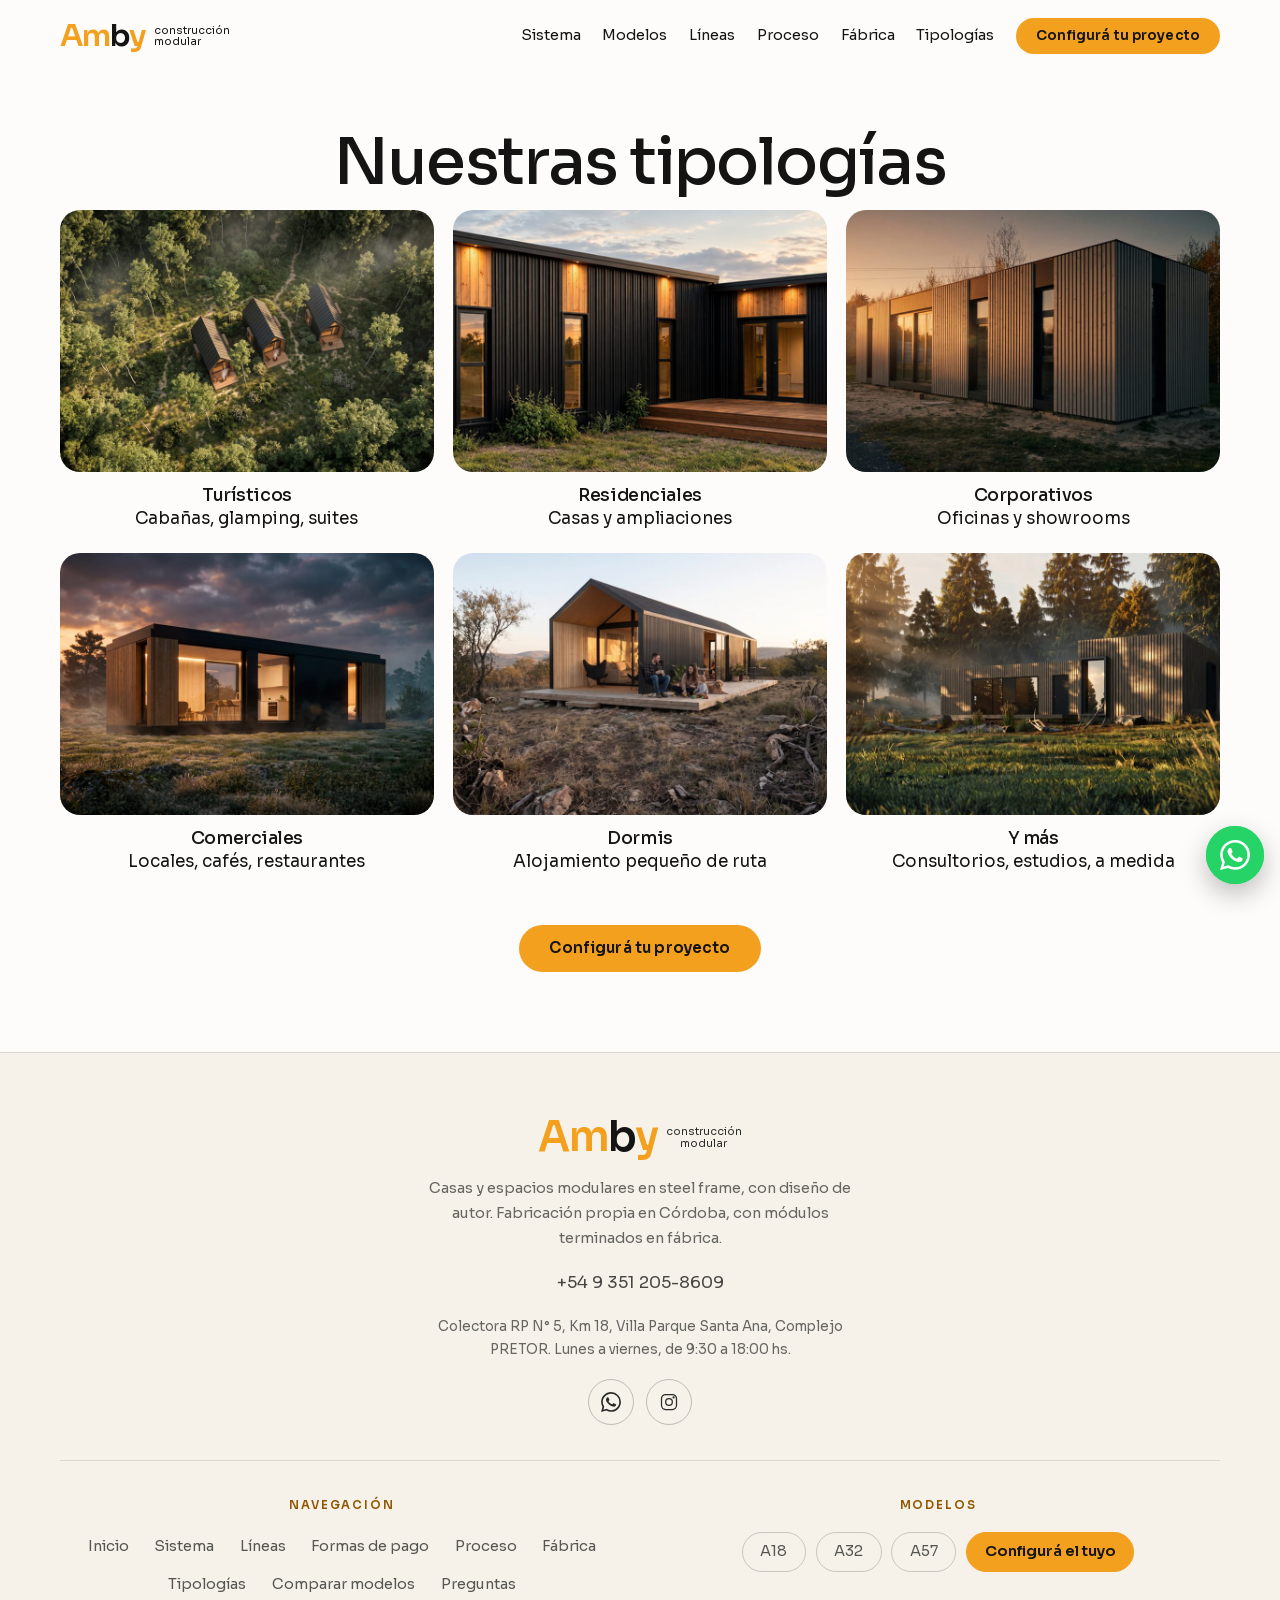
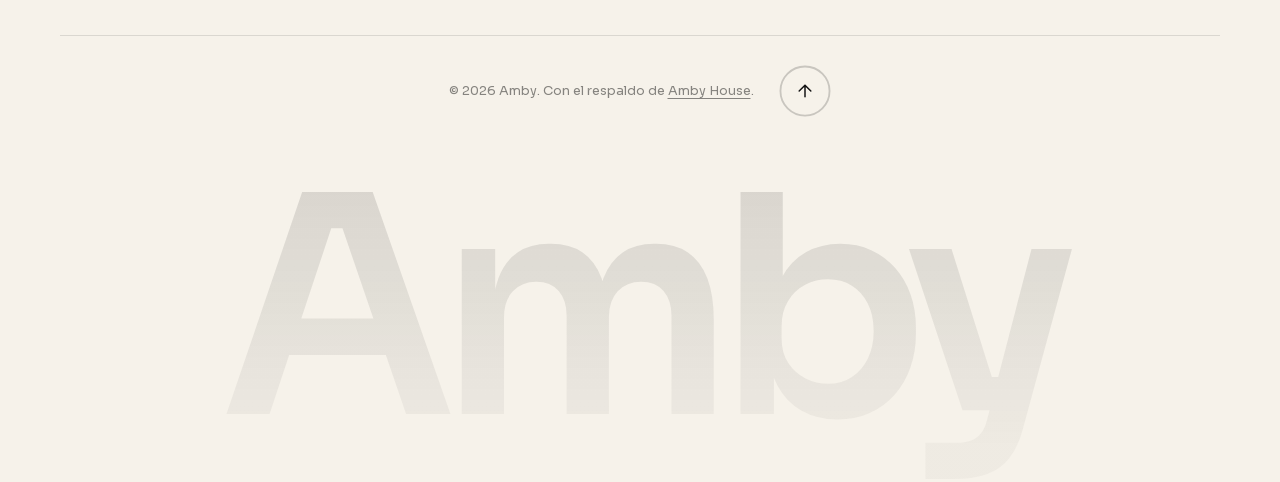
<file: proyectos.html>
<!DOCTYPE html>
<html lang="es-AR">
<head>
<meta charset="utf-8">
<meta name="viewport" content="width=device-width, initial-scale=1">
<title>Tipologías de espacios modulares | Amby</title>
<meta name="description" content="Turísticos, residenciales, corporativos, comerciales, dormis y más. Mirá las tipologías de espacios modulares en steel frame de Amby.">
<link rel="canonical" href="https://TU-DOMINIO.com.ar/proyectos.html">
<meta name="theme-color" content="#FDFCFA">
<meta property="og:type" content="website"><meta property="og:locale" content="es_AR">
<meta property="og:title" content="Tipologías de espacios modulares | Amby"><meta property="og:description" content="Turísticos, residenciales, corporativos, comerciales, dormis y más.">
<meta property="og:image" content="https://amby-nine.vercel.app/img/og-v2.jpg"><meta property="og:image:type" content="image/jpeg"><meta property="og:image:width" content="1200"><meta property="og:image:height" content="630"><meta property="og:image:alt" content="Modelo A32 de Amby: casa modular en steel frame con deck de madera"><meta property="og:site_name" content="Amby"><meta name="twitter:card" content="summary_large_image"><meta name="twitter:image" content="https://amby-nine.vercel.app/img/og-v2.jpg">
<link rel="icon" href="favicon.ico" sizes="48x48"><link rel="icon" href="img/favicon.svg" type="image/svg+xml"><link rel="apple-touch-icon" href="apple-touch-icon.png"><link rel="manifest" href="site.webmanifest">
<link rel="preload" href="fonts/sora.woff" as="font" type="font/woff" crossorigin>
<link rel="stylesheet" href="css/styles.css">
<noscript><style>.rv{opacity:1;transform:none}</style></noscript>
</head>
<body>
<a class="skip" href="#contenido">Saltar al contenido</a><div class="bar"></div>
<header class="top"><div class="wrap">
  <a class="brand" href="index.html" aria-label="Amby, construcción modular"><span>Am<i>b</i>y</span><small>construcción<br>modular</small></a>
  <button class="burger" aria-expanded="false" aria-controls="menu" aria-label="Abrir menú"><i></i><i></i></button>
  <nav id="menu" aria-label="Principal"><a href="index.html#sistema">Sistema</a><a href="index.html#modelos">Modelos</a><a href="index.html#lineas">Líneas</a><a href="index.html#proceso">Proceso</a>
<a href="index.html#fabrica">Fábrica</a><a href="proyectos.html">Tipologías</a><a class="btn small" href="configurador.html">Configurá tu proyecto</a></nav>
</div></header>
<main id="contenido" class="pg"><div class="wrap"><h1>Nuestras tipologías</h1><div class="grid"><figure data-c="turisticos"><div class="im"><img loading="lazy" src="img/turisticos.jpg" alt="Cabañas modulares vistas desde arriba, entre árboles" width="800" height="560"></div><figcaption><h3>Turísticos</h3>Cabañas, glamping, suites</figcaption></figure><figure data-c="residenciales"><div class="im"><img loading="lazy" src="img/residenciales.jpg" alt="Casa modular de fachada oscura con deck" width="800" height="560"></div><figcaption><h3>Residenciales</h3>Casas y ampliaciones</figcaption></figure><figure data-c="corporativos"><div class="im"><img loading="lazy" src="img/corporativos.jpg" alt="Módulo corporativo con revestimiento vertical" width="800" height="560"></div><figcaption><h3>Corporativos</h3>Oficinas y showrooms</figcaption></figure><figure data-c="comerciales"><div class="im"><img loading="lazy" src="img/comerciales.jpg" alt="Local modular iluminado al atardecer" width="800" height="560"></div><figcaption><h3>Comerciales</h3>Locales, cafés, restaurantes</figcaption></figure><figure data-c="dormis"><div class="im"><img loading="lazy" src="img/dormis.jpg" alt="Alojamiento modular pequeño con deck" width="800" height="560"></div><figcaption><h3>Dormis</h3>Alojamiento pequeño de ruta</figcaption></figure><figure data-c="a-medida"><div class="im"><img loading="lazy" src="img/a-medida.jpg" alt="Módulo a medida entre árboles" width="800" height="560"></div><figcaption><h3>Y más</h3>Consultorios, estudios, a medida</figcaption></figure></div><div class="acts" style="margin-top:3rem"><a class="btn" href="configurador.html">Configurá tu proyecto</a></div></div></main>

<footer><div class="wrap">
  <div class="f-head">
    <a class="brand" href="index.html" aria-label="Amby, construcción modular"><span>Am<i>b</i>y</span><small>construcción<br>modular</small></a>
    <p>Casas y espacios modulares en steel frame, con diseño de autor. Fabricación propia en Córdoba, con módulos terminados en fábrica.</p>
    <a class="f-tel" data-d="empresa.tel" href="https://wa.me/5493512058609" data-wa="">+54 9 351 205-8609</a>
    <p class="f-addr"><span data-d="empresa.direccion">Colectora RP N° 5, Km 18, Villa Parque Santa Ana, Complejo PRETOR</span>. <span data-d="empresa.horario">Lunes a viernes, de 9:30 a 18:00 hs</span>.</p>
    <div class="f-soc"><a href="https://wa.me/5493512058609" aria-label="WhatsApp" data-wa=""><svg viewBox="0 0 24 24" fill="none" stroke="currentColor" stroke-width="1.5" stroke-linecap="round" stroke-linejoin="round" aria-hidden="true"><path d="M21 12a9 9 0 0 1-13.4 7.8L3 21l1.3-4.4A9 9 0 1 1 21 12z"/><path d="M9 8.5c0 3.5 3 6.5 6.5 6.5l1.2-1.4-2-1-.9.8c-.9-.4-1.8-1.3-2.2-2.2l.8-.9-1-2z"/></svg></a><a href="https://www.instagram.com/amby.arg" rel="noopener" aria-label="Instagram"><svg viewBox="0 0 24 24" fill="none" stroke="currentColor" stroke-width="1.5" stroke-linecap="round" stroke-linejoin="round" aria-hidden="true"><rect x="3" y="3" width="18" height="18" rx="5"/><circle cx="12" cy="12" r="4"/><circle cx="17.5" cy="6.5" r=".6"/></svg></a></div>
  </div>
  <div class="f-links">
    <div class="f-grp" role="navigation" aria-label="Navegación del sitio"><span>Navegación</span><div><a href="index.html">Inicio</a><a href="index.html#sistema">Sistema</a><a href="index.html#lineas">Líneas</a><a href="index.html#pagos">Formas de pago</a><a href="index.html#proceso">Proceso</a>
<a href="index.html#fabrica">Fábrica</a><a href="proyectos.html">Tipologías</a><a href="comparar.html">Comparar modelos</a><a href="index.html#faq">Preguntas</a></div></div>
    <div class="f-grp" role="navigation" aria-label="Modelos"><span>Modelos</span><div class="pills"><a href="modelo-a18.html">A18</a><a href="modelo-a32.html">A32</a><a href="modelo-a57.html">A57</a><a class="pcta" href="configurador.html">Configurá el tuyo</a></div></div>
  </div>
  <div class="f-bot"><p>© <span id="y">2026</span> Amby. Con el respaldo de <a href="https://ambyhouse.vercel.app" rel="noopener">Amby House</a>.</p><button class="up" type="button" aria-label="Volver arriba"><svg class="rg" viewBox="0 0 44 44" aria-hidden="true"><circle class="tr" cx="22" cy="22" r="20"/><circle class="pg2" cx="22" cy="22" r="20" pathLength="1"/></svg><svg class="ar" viewBox="0 0 24 24" aria-hidden="true"><path d="M12 19V5M5 12l7-7 7 7"/></svg></button></div>
  <div class="f-mark" aria-hidden="true">Amby</div>
</div></footer>
<script src="js/data.js" defer></script>
<script src="js/main.js" defer></script>
<a class="wa" href="https://wa.me/5493512058609?text=Hola%20Amby%2C%20quiero%20consultar%20por%20un%20proyecto" target="_blank" rel="noopener" aria-label="Escribinos por WhatsApp" data-wa="consulta"><svg viewBox="0 0 24 24" fill="none" stroke="currentColor" stroke-width="1.7" stroke-linecap="round" stroke-linejoin="round" aria-hidden="true"><path d="M21 12a9 9 0 0 1-13.4 7.8L3 21l1.3-4.4A9 9 0 1 1 21 12z"/><path d="M9 8.5c0 3.5 3 6.5 6.5 6.5l1.2-1.4-2-1-.9.8c-.9-.4-1.8-1.3-2.2-2.2l.8-.9-1-2z"/></svg></a>
</body></html>
</file>
<file: css/styles.css>
/* Fuentes propias (sin depender de Google Fonts) */
@font-face{font-family:'Sora';font-style:normal;font-weight:400 600;font-display:swap;src:url('../fonts/sora.woff') format('woff')}
@font-face{font-family:'Poppins';font-style:normal;font-weight:400;font-display:swap;src:url('../fonts/poppins-400.woff') format('woff')}
@font-face{font-family:'Poppins';font-style:normal;font-weight:500;font-display:swap;src:url('../fonts/poppins-500.woff') format('woff')}
@font-face{font-family:'Poppins';font-style:normal;font-weight:600;font-display:swap;src:url('../fonts/poppins-600.woff') format('woff')}
@font-face{font-family:'Poppins';font-style:normal;font-weight:700;font-display:swap;src:url('../fonts/poppins-700.woff') format('woff')}
:root{--o:#F2A01E;--od:#B9740A;--ink:#141414;--iv:#FDFCFA;--r:20px;--f:'Sora',system-ui,sans-serif;--s:var(--f);--ot:#8F5700;--sand:#F6F2EA;--e:cubic-bezier(.2,.7,.2,1);--pad:clamp(1.1rem,4vw,2.5rem);--ln:rgba(128,128,128,.35)}
*{box-sizing:border-box;margin:0;min-width:0;-webkit-tap-highlight-color:transparent}
html{scroll-behavior:smooth;scroll-padding-top:84px;overflow-x:clip;max-width:100%}
@supports not (overflow:clip){html,body{overflow-x:hidden}}
body{font:400 1.0625rem/1.7 var(--f);color:var(--ink);background:var(--iv);overflow-x:clip;max-width:100%;overflow-wrap:break-word;-webkit-font-smoothing:antialiased;animation:pg .8s var(--e)}
@keyframes pg{from{opacity:0}}
img,svg{max-width:100%;display:block}img{background:#efebe3;object-fit:cover;height:auto}
a{color:inherit}button{font:inherit;color:inherit}
:focus{outline:0}:focus-visible{outline:3px solid var(--o);outline-offset:3px}
.skip{position:absolute;left:-999px}.skip:focus{left:8px;top:8px;background:#fff;padding:8px;z-index:99}
.wrap{width:100%;max-width:1240px;margin-inline:auto;padding-inline:var(--pad)}
.sec{padding-block:clamp(4rem,10vw,8rem)}.alt{background:var(--ink);color:#fff}.dark{background:#0c0c0c;color:#fff}
h1,h2,h3{font-weight:500;line-height:1.08;letter-spacing:-.03em}
h2{font-size:clamp(2rem,5vw,3.6rem);margin-bottom:3rem;max-width:20ch}
h2::before{content:"";display:block;width:56px;height:2px;background:var(--o);margin-bottom:1.3rem;transform-origin:left;transition:transform 1.1s var(--e) .25s}h2.rv::before{transform:scaleX(0)}h2.rv.in::before{transform:none}

h3{font-weight:600;font-size:1.1rem;letter-spacing:0}
.bar{position:fixed;top:0;left:0;height:2px;width:100%;background:var(--o);transform:scaleX(var(--p,0));transform-origin:0;z-index:60}
.top{position:fixed;top:0;left:0;right:0;z-index:50;color:#fff;background:rgba(14,14,14,.85);backdrop-filter:blur(14px);transition:background .4s}
.top .wrap{display:flex;align-items:center;justify-content:space-between;height:72px;transition:height .4s}.top.sc .wrap{height:60px}
.brand{display:flex;gap:.5rem;align-items:center;text-decoration:none}
.brand span{font:600 1.9rem/1 var(--f);color:var(--o);letter-spacing:-.04em}.brand small{font-size:.65rem;line-height:1.1}
nav{display:flex;gap:1.8rem;align-items:center}
nav a:not(.btn){text-decoration:none;font-size:.92rem;position:relative}
nav a:not(.btn)::after{content:"";position:absolute;left:0;bottom:-5px;height:1px;width:100%;background:var(--o);transform:scaleX(0);transform-origin:right;transition:transform .4s var(--e)}
nav a:not(.btn):hover::after{transform:scaleX(1);transform-origin:left}
.burger{display:none;background:0;border:0;width:44px;height:44px;cursor:pointer}
.burger i{display:block;height:2px;background:var(--ink);margin:7px 10px;transition:transform .3s}
.burger[aria-expanded=true] i:first-child{transform:translateY(4.5px) rotate(45deg)}.burger[aria-expanded=true] i:last-child{transform:translateY(-4.5px) rotate(-45deg)}
.btn{display:inline-block;background:var(--o);color:var(--ink);font-weight:600;padding:.95rem 2rem;border-radius:99px;border:0;text-decoration:none;cursor:pointer;position:relative;overflow:hidden;transition:transform .25s var(--e),box-shadow .3s;user-select:none}
.btn::after{content:"";position:absolute;inset:0;background:linear-gradient(100deg,transparent 30%,rgba(255,255,255,.6),transparent 70%);transform:translateX(-120%)}
.btn:hover{box-shadow:0 12px 30px rgba(242,160,30,.45)}.btn:hover::after{transform:translateX(120%);transition:transform .8s}
.btn:active{transform:scale(.96)}.btn.small{padding:.55rem 1.2rem;font-size:.88rem}.btn.ghost{background:0;box-shadow:inset 0 0 0 1.5px currentColor}.btn.ghost:hover{box-shadow:inset 0 0 0 1.5px var(--o);color:var(--o)}
.btn[disabled]{opacity:.35;pointer-events:none}
.link{font-weight:600;text-underline-offset:6px;text-decoration-color:var(--o)}
.hero{position:relative;min-height:100svh;display:grid;align-items:end;color:#fff;isolation:isolate;overflow:hidden;padding:9rem 0 clamp(3rem,9vh,6rem)}
.hero h1{font-size:clamp(2.2rem,7.5vw,6rem);max-width:13ch}.hero h1 span{display:block;overflow:hidden;padding-bottom:.08em}
.hero h1 span>i{display:block;font-style:normal;animation:up 1s var(--e) both}.hero h1 span:nth-child(2)>i{animation-delay:.15s}
.hero h1 b{font:italic 500 1.12em/1 var(--s);color:var(--o);letter-spacing:-.01em}
@keyframes up{from{transform:translateY(105%)}}
.hero p{max-width:44ch;margin:1.8rem 0 2.2rem;font-size:1.1rem;color:rgba(255,255,255,.85);animation:fd 1s var(--e) .5s both}
.acts{display:flex;gap:1.5rem;align-items:center;flex-wrap:wrap}.hero .acts{animation:fd 1s var(--e) .65s both}
@keyframes fd{from{opacity:0;transform:translateY(16px)}}
.facts{background:var(--ink);color:#fff;padding-block:4rem}.facts .wrap{display:grid;grid-template-columns:repeat(3,minmax(0,1fr));gap:1.2rem}
.facts p{border-top:1px solid var(--ln);padding-top:1rem;font-size:.8rem;letter-spacing:.12em;text-transform:uppercase}
.facts strong{display:block;font-weight:500;font-size:clamp(2rem,6vw,4.5rem);line-height:1.1;letter-spacing:-.03em;text-transform:none;color:var(--o)}
.strip{overflow:hidden;background:var(--o);color:var(--ink);padding:1.1rem 0;white-space:nowrap}
.strip div{display:inline-flex;gap:3rem;animation:mq 30s linear infinite;font:italic 500 1.5rem/1 var(--s)}.strip:hover div{animation-play-state:paused}
@keyframes mq{to{transform:translateX(-50%)}}
.rules{list-style:none;padding:0;display:grid;grid-template-columns:repeat(auto-fit,minmax(min(100%,230px),1fr));gap:2.5rem;counter-reset:r}
.rules li{counter-increment:r;border-top:1px solid var(--ln);padding-top:1.2rem}
.rules li::before{content:"0" counter(r);display:block;font:italic 500 2.6rem/1 var(--s);color:var(--od);margin-bottom:1rem;transition:transform .5s var(--e)}.rules li:hover::before{transform:translateX(10px)}
.cards{display:grid;grid-template-columns:repeat(auto-fit,minmax(min(100%,250px),1fr));gap:1.2rem}
.card{position:relative;aspect-ratio:3/4;border-radius:var(--r);overflow:hidden;color:#fff;text-decoration:none;isolation:isolate;transition:box-shadow .4s}
.card:hover{box-shadow:0 30px 60px rgba(0,0,0,.5)}
.card .im,.card img{position:absolute;inset:0;width:100%;height:100%}.card img{transition:transform 1.1s var(--e)}.card:hover img{transform:scale(1.07)}
.card::before{content:"";position:absolute;inset:0;z-index:1;background:linear-gradient(transparent 35%,rgba(10,10,10,.92))}
.card::after{content:"";position:absolute;inset:0;z-index:1;background:radial-gradient(380px circle at var(--mx,50%) var(--my,50%),rgba(242,160,30,.2),transparent 60%);opacity:0;transition:opacity .4s;pointer-events:none}.card:hover::after{opacity:1}
.card .t{position:absolute;z-index:2;left:0;right:0;bottom:0;padding:1.6rem;display:grid;gap:.4rem}
.card h3{font-weight:500;font-size:1.9rem;letter-spacing:-.02em}.card span{opacity:.8;font-size:.9rem}
.card em{font-style:normal;color:var(--o);font-weight:600;font-size:.9rem;max-height:0;opacity:0;overflow:hidden;transition:max-height .5s var(--e),opacity .5s}.card:hover em,.card:focus-visible em{max-height:2rem;opacity:1}
@media(hover:none){.card em{max-height:2rem;opacity:1}}
.steps{list-style:none;padding:0;display:grid;grid-template-columns:repeat(auto-fit,minmax(min(100%,200px),1fr));gap:2rem;counter-reset:s;position:relative}
.steps::before,.steps::after{content:"";position:absolute;left:0;top:24px;height:1px;width:100%;background:var(--ln)}.steps::after{background:var(--o);transform:scaleX(var(--sp,0));transform-origin:left}
.steps li{counter-increment:s;position:relative;z-index:1}
.steps li::before{content:counter(s);display:grid;place-items:center;width:48px;height:48px;border:1px solid var(--o);border-radius:50%;margin-bottom:1.2rem;font-weight:600;background:var(--iv);transition:background .5s .2s}.steps li.in::before{background:var(--o)}
.grid{display:grid;grid-template-columns:repeat(6,minmax(0,1fr));gap:1.2rem}.grid figure{grid-column:span 2}.grid figure:nth-child(-n+2){grid-column:span 3}
.grid .im{overflow:hidden;border-radius:var(--r);margin-bottom:.9rem}.grid img{width:100%;aspect-ratio:10/7;transition:transform 1s var(--e)}.grid figure:hover img{transform:scale(1.06)}
.rv .im img,.rv.main img,.thumbs .rv img{scale:1.2;transition:scale 1.8s var(--e)}.rv.in .im img,.rv.in.main img,.thumbs .rv.in img{scale:1}
details{border-bottom:1px solid var(--ln);padding:1.3rem 0;max-width:780px}summary{cursor:pointer;font-weight:600;list-style:none;display:flex;justify-content:space-between;gap:1rem}summary::-webkit-details-marker{display:none}
summary::after{content:"+";transition:transform .4s var(--e);font-size:1.5rem;line-height:1;color:var(--od)}details[open] summary::after{transform:rotate(135deg)}details p{margin-top:.7rem}
.cta{text-align:center;background:radial-gradient(70% 90% at 50% 0%,rgba(242,160,30,.25),#0c0c0c 72%)}.cta .wrap{display:grid;gap:1.6rem;justify-items:center}.cta h2{margin:0;max-width:16ch;font-size:clamp(2.2rem,6vw,4.5rem)}.cta h2::before{margin-inline:auto;transform-origin:center}.cta p{max-width:48ch;opacity:.8}.cta .acts{justify-content:center}
footer{background:var(--sand);color:#2a2a28;padding-block:3.5rem;font-size:.92rem;border-top:1px solid rgba(20,20,20,.12)}footer .wrap{display:grid;gap:.6rem}.tiny{font-size:.78rem;opacity:.5}
.rv{opacity:0;transform:translateY(32px);transition:opacity .9s var(--e),transform .9s var(--e);transition-delay:var(--d,0s)}.rv.in{opacity:1;transform:none}
.pg{padding-block:8rem 5rem}.pg h1{font-size:clamp(2.2rem,6vw,4rem);margin-bottom:.8rem}.pg>.wrap>p{margin-bottom:2.2rem;opacity:.75}
.stp{list-style:none;padding:0;display:flex;gap:.5rem;margin-bottom:2.2rem}.stp li{flex:1;font-size:.8rem;padding-top:.7rem;border-top:2px solid var(--ln);transition:border-color .5s,color .5s;opacity:.55}.stp li.on{border-color:var(--o);opacity:1;font-weight:600}
.cfg{display:grid;grid-template-columns:minmax(0,1fr) minmax(0,360px);gap:2.5rem;align-items:start}
.opts{display:grid;grid-template-columns:repeat(auto-fill,minmax(min(100%,210px),1fr));gap:1rem}
.opt{text-align:left;background:#fff;border:1.5px solid rgba(20,20,20,.1);border-radius:18px;padding:1.3rem;cursor:pointer;display:grid;gap:.4rem;transition:border-color .3s,transform .3s var(--e),box-shadow .3s}
.opt:hover{transform:translateY(-5px);box-shadow:0 18px 36px rgba(0,0,0,.1)}.opt[aria-pressed=true]{border-color:var(--o);box-shadow:0 0 0 4px rgba(242,160,30,.18)}
.opt small{opacity:.65}.sw{width:100%;height:60px;border-radius:12px;margin-bottom:.4rem;box-shadow:inset 0 0 0 1px rgba(0,0,0,.12)}
.panel{animation:fade .6s var(--e)}@keyframes fade{from{opacity:0;transform:translateX(20px)}}
.nav2{display:flex;justify-content:space-between;margin-top:2rem}
.side{position:sticky;top:92px;background:#fff;color:var(--ink);box-shadow:0 14px 34px rgba(0,0,0,.08);border:1px solid rgba(20,20,20,.08);border-radius:var(--r);padding:1.6rem;display:grid;gap:1.2rem}
.side svg{width:100%;height:auto}.side .roof,.side .wall{transition:fill .6s}
.side dl{display:grid;grid-template-columns:auto minmax(0,1fr);gap:.4rem 1rem;font-size:.9rem}.side dt{opacity:.6}.side dd{text-align:right;font-weight:600}
.fm{display:grid;gap:1rem;max-width:520px}.fm label{display:grid;gap:.3rem;font-size:.9rem;font-weight:600}
.fm input,.fm textarea{font:300 1rem var(--f);padding:.85rem 1rem;border:1.5px solid rgba(20,20,20,.15);border-radius:14px;background:#fff;width:100%}.fm input:focus,.fm textarea:focus{border-color:var(--o)}
.err{color:#b00020;font-size:.9rem}
.md{display:grid;grid-template-columns:minmax(0,1.2fr) minmax(0,1fr);gap:clamp(1.5rem,4vw,3.5rem);align-items:start}
.md .main{border-radius:var(--r);overflow:hidden;aspect-ratio:4/3}.md .main img{width:100%;height:100%}
.thumbs{display:grid;grid-template-columns:1fr 1fr;gap:1rem;margin-top:1rem}.thumbs>div{border-radius:18px;overflow:hidden}.thumbs img{width:100%;aspect-ratio:4/3}
.specs{display:grid;grid-template-columns:auto minmax(0,1fr);gap:.8rem 1.5rem;margin:1.5rem 0 2rem;padding:1.3rem 0;border-block:1px solid var(--ln)}.specs dt{opacity:.6}.specs dd{font-weight:600}
.crumb{font-size:.85rem;opacity:.7;margin-bottom:1.2rem}.crumb a{text-underline-offset:4px}
.chips{display:flex;gap:.6rem;flex-wrap:wrap;margin-bottom:2rem}
.chip{background:0;border:1.5px solid var(--ln);border-radius:99px;padding:.5rem 1.2rem;cursor:pointer;transition:background .3s,border-color .3s}.chip:hover{border-color:var(--o)}.chip[aria-pressed=true]{background:var(--o);border-color:var(--o);color:var(--ink);font-weight:600}
.grid figure.out{display:none}.grid figure.pop{animation:pop .6s var(--e)}@keyframes pop{from{opacity:0;transform:scale(.95)}}.grid.flt figure{grid-column:span 2}
@media(max-width:860px){
 .burger{display:block}
 nav{position:absolute;top:100%;left:0;right:0;flex-direction:column;align-items:flex-start;background:var(--iv);padding:1.2rem var(--pad) 1.8rem;gap:1.2rem;clip-path:inset(0 0 100% 0);transition:clip-path .5s var(--e)}
 nav.open{clip-path:inset(0)}
 .cfg,.md{grid-template-columns:minmax(0,1fr)}.side{position:static}
 .grid{grid-template-columns:repeat(2,minmax(0,1fr))}.grid figure,.grid figure:nth-child(-n+2),.grid.flt figure{grid-column:span 1}.grid figure:last-child:nth-child(odd){grid-column:span 2}
 .steps::before,.steps::after{display:none}.stp li{font-size:0}.stp li.on{font-size:.8rem}
 .facts p{font-size:.68rem}
}
@media(prefers-reduced-motion:reduce){*,*::before,*::after{animation:none!important;transition:none!important;scroll-behavior:auto!important}.rv{opacity:1;transform:none}.rv .im img,.rv.main img{scale:1}h2::before{transform:none}}
/* ajustes: imágenes, placeholders, stepper, tipografía */
h1,h2,h3,summary,.chip,.btn,.opt{overflow-wrap:normal;hyphens:none}
.ph{background:#efebe3 url("data:image/svg+xml,%3Csvg xmlns='http://www.w3.org/2000/svg' viewBox='0 0 64 64'%3E%3Cpath d='M10 52V30L32 10l22 20v22z' fill='none' stroke='%23F2A01E' stroke-width='1.5' opacity='.55'/%3E%3C/svg%3E") center/72px no-repeat}
.panel h2{font-size:clamp(1.6rem,4vw,2.4rem);margin-bottom:1.6rem}.panel h2::before{display:none}
.stl{display:none}
@media(max-width:860px){
 .stp li,.stp li.on{font-size:0;min-height:0}
 .stl{display:block;font-size:.85rem;font-weight:600;margin:-1.2rem 0 1.6rem}
 .nav2{padding:1.2rem 0 .9rem}
}
@media(max-width:560px){
 .grid,.grid.flt{grid-template-columns:minmax(0,1fr)}.grid figure,.grid figure:nth-child(-n+2),.grid.flt figure,.grid figure:last-child:nth-child(odd){grid-column:span 1}
 .thumbs{gap:.7rem}
}
/* pulido general */
::selection{background:var(--o);color:var(--ink)}
html{scrollbar-width:thin;scrollbar-color:var(--o) var(--iv)}
.btn{display:inline-flex;align-items:center;justify-content:center;white-space:nowrap;line-height:1.2;letter-spacing:.01em;padding:.9rem 1.9rem;font-size:.95rem}
.btn.small{padding:.6rem 1.25rem;font-size:.85rem}
.fm textarea{resize:none;height:7.5rem}
.panel.still{animation:none}
.opt .pr,.pr{font-style:normal;color:var(--ot);font-weight:600;font-size:.9rem}
.card .from{color:var(--o);font-weight:600;opacity:1}
.side svg{max-height:210px;margin-inline:auto}.side dd small{display:block;opacity:.65;font-weight:400;font-size:.8rem}
.tot{border-top:1px solid rgba(20,20,20,.15);padding-top:1.1rem;display:grid;gap:.3rem}.tot span{font-size:.72rem;letter-spacing:.12em;text-transform:uppercase;opacity:.65}
.tot strong{font-weight:500;font-size:2.4rem;line-height:1;color:var(--od);letter-spacing:-.02em;font-variant-numeric:tabular-nums}.tot small{opacity:.5;font-size:.74rem;line-height:1.45}
.mini{display:none}
@media(min-width:861px){footer .wrap{grid-template-columns:minmax(0,1fr) auto}footer .tiny{grid-column:1/-1;border-top:1px solid rgba(20,20,20,.12);padding-top:1rem;margin-top:.8rem}}
@media(max-width:860px){
 .nav2{flex-wrap:wrap;gap:.7rem;align-items:center}.mini{display:block;flex-basis:100%;text-align:center;font-size:.8rem;opacity:.85}.mini strong{color:var(--od);font-weight:600}
 .nav2 .btn{padding:.8rem 1.4rem;font-size:.92rem}#next{flex:1}
}
@media(max-width:860px){.nav2{padding-top:2.2rem}}
/* centrado y composición */
h2{text-align:center;margin-inline:auto}h2::before{margin-inline:auto;transform-origin:center}
.hero{align-items:center;text-align:center;padding-block:8rem 6rem}.hero h1{margin-inline:auto;max-width:15ch}.hero p{margin-inline:auto}.hero .acts{justify-content:center}.hero::after{left:50%;right:auto}
.facts p,.rules li,.steps li,.card .t,.grid figcaption,.opt{text-align:center}
.card .t{justify-items:center}.steps li::before{margin-inline:auto}.opt{justify-items:center}
details{margin-inline:auto}.chips,.pg>.wrap>.acts{justify-content:center}
.pg>.wrap>h1,.pg>.wrap>p:not(.crumb),.stl,.stp li{text-align:center}.fm{margin-inline:auto}.panel h2{text-align:center}
/* footer */
footer{padding-block:5rem 0;overflow:hidden;text-align:center}footer .wrap{display:block}
.f-head{display:grid;justify-items:center;gap:1.3rem;padding-bottom:3rem}.f-head p{max-width:46ch;opacity:.7}.f-head .brand{justify-content:center}.f-head .brand span{font-size:2.6rem}
.f-soc{display:flex;gap:.8rem}.f-soc a{width:46px;height:46px;border-radius:50%;border:1px solid rgba(20,20,20,.25);display:grid;place-items:center;transition:background .3s,border-color .3s,color .3s,transform .4s var(--e)}.f-soc a:hover{background:var(--o);border-color:var(--o);color:var(--ink);transform:translateY(-4px)}.f-soc svg{width:20px;height:20px}
.f-bot{display:flex;justify-content:center;align-items:center;gap:1.5rem;flex-wrap:wrap;padding-block:1.8rem;font-size:.8rem}.f-bot p{opacity:.55}.f-bot a{text-underline-offset:3px}
.up{width:44px;height:44px;border-radius:50%;border:1px solid rgba(20,20,20,.25);background:0;color:#fff;cursor:pointer;font-size:1.1rem;transition:background .3s,border-color .3s,color .3s,transform .4s var(--e)}.up:hover{background:var(--o);border-color:var(--o);color:var(--ink);transform:translateY(-4px)}
.f-mark{font:600 clamp(5rem,27vw,19rem)/.78 var(--f);letter-spacing:-.06em;color:transparent;-webkit-text-stroke:1px rgba(255,255,255,.1);user-select:none;margin-bottom:-.06em;height:.8em;overflow:hidden}
/* footer compacto y hero móvil */
footer{padding-top:4rem}.f-head{padding-bottom:2.2rem;gap:1.1rem}.f-tel{font-size:1.05rem;text-decoration:none;opacity:.85;transition:color .3s}.f-tel:hover{color:var(--ot)}
.f-links{display:grid;grid-template-columns:repeat(2,minmax(0,1fr));gap:2rem;padding:2.2rem 0;border-block:1px solid rgba(20,20,20,.12)}
.f-grp{display:grid;gap:1rem;justify-items:center;align-content:start}.f-grp>span{font-size:.72rem;letter-spacing:.16em;text-transform:uppercase;color:var(--ot);font-weight:600}
.f-grp div{display:flex;flex-wrap:wrap;justify-content:center;gap:.5rem 1.6rem}
.f-grp a{text-decoration:none;opacity:.78;padding-block:.15rem;background:linear-gradient(var(--o),var(--o)) 50% 100%/0 1px no-repeat;transition:opacity .3s,color .3s,background-size .4s var(--e),border-color .3s}.f-grp a:hover{opacity:1;color:var(--ink);background-size:100% 1px}
.f-grp .pills{gap:.6rem}.f-grp .pills a{border:1px solid rgba(20,20,20,.25);border-radius:99px;padding:.4rem 1.1rem;background:none}.f-grp .pills a:hover{border-color:var(--o);color:var(--ot)}
.f-grp .pills a.pcta{background:var(--o);border-color:var(--o);color:var(--ink);opacity:1;font-weight:600}.f-grp .pills a.pcta:hover{color:var(--ink);filter:brightness(1.08)}
@media(max-width:700px){
 .f-links{grid-template-columns:minmax(0,1fr);gap:1.6rem;padding:1.8rem 0}.f-grp div{gap:.4rem 1.3rem}.f-grp .pills{gap:.5rem}
 .hero p{display:none}.hero .acts{flex-wrap:nowrap;gap:.7rem}.hero .acts .btn{padding:.8rem 1.35rem;font-size:.9rem}.hero h1{font-size:clamp(2.4rem,11vw,3.2rem)}
}
@media(min-width:421px){.d{display:inline}}@media(max-width:420px){.d{display:none}}
.hero .btn.ghost,.dark .btn.ghost,.alt .btn.ghost{color:#fff}.hero .btn.ghost:hover,.dark .btn.ghost:hover{color:var(--o)}
.f-grp a{white-space:nowrap;flex:none}
@media(max-width:700px){.hero .acts{margin-top:2.2rem}}
/* ===== versión clara: domina el blanco ===== */
.brand span i{font-style:normal;color:var(--ink)}
.top,body.home .top:not(.sc){background:rgba(253,252,250,.92);color:var(--ink);backdrop-filter:blur(14px)}.top.sc{box-shadow:0 1px 0 rgba(20,20,20,.1)}
.burger i{background:var(--ink)}
.alt{background:#fff;color:var(--ink)}.dark{color:var(--ink)}
.cta{background:radial-gradient(70% 90% at 50% 0%,rgba(242,160,30,.28),transparent 72%),var(--iv)}
.facts{background:#fff;color:var(--ink)}.facts strong{color:var(--od)}
.card{box-shadow:0 14px 34px rgba(0,0,0,.1)}
.hero .btn.ghost,.dark .btn.ghost,.alt .btn.ghost{color:inherit}
/* hero */
.hero{position:relative;min-height:100svh;display:grid;align-items:center;background:#141414;color:#fff;padding:8rem 0 clamp(3rem,9vh,6rem);text-align:center;isolation:isolate;overflow:hidden}
.hero::after{display:none}
.hero h1 b{color:var(--od)}.hero p{color:var(--ink);margin:1.4rem auto 2rem;font-size:1.05rem}
.hero .acts{margin-top:0;justify-content:center;align-items:center}
@media(max-width:700px){
 .hero{padding-top:7rem}.hero p{display:block;font-size:.98rem;margin:1.1rem auto 1.6rem}.hero .acts{margin-top:0}
 nav{background:var(--iv);border-top:1px solid rgba(20,20,20,.1)}
}
/* marca de agua */
.f-mark{font:600 clamp(5rem,27vw,19rem)/1.08 var(--f);letter-spacing:-.06em;color:transparent;-webkit-text-stroke:0;background:linear-gradient(180deg,rgba(20,20,20,.14),rgba(20,20,20,.03) 90%);-webkit-background-clip:text;background-clip:text;user-select:none;pointer-events:none;height:auto;margin:0;padding-bottom:.4rem;overflow:visible}
footer{padding-bottom:0}
/* botón subir */
.up{position:relative;width:54px;height:54px;padding:0;border:0;background:none;color:var(--ink);border-radius:50%;cursor:pointer;display:grid;place-items:center;overflow:hidden;transition:transform .4s var(--e),color .3s}
.up .rg{position:absolute;inset:0;width:100%;height:100%;transform:rotate(-90deg)}
.up .tr{fill:none;stroke:rgba(20,20,20,.2);stroke-width:1.5}.up .pg2{fill:none;stroke:var(--o);stroke-width:2;stroke-linecap:round;stroke-dasharray:1;stroke-dashoffset:calc(1 - var(--p,0));transition:stroke-dashoffset .15s linear}
.up::before{content:"";position:absolute;inset:6px;border-radius:50%;background:var(--o);transform:scale(0);transition:transform .45s var(--e)}
.up:hover,.up:focus-visible{background:none;transform:translateY(-4px);color:var(--ink)}.up:hover::before,.up:focus-visible::before{transform:scale(1)}
.up .ar{position:relative;width:20px;height:20px;fill:none;stroke:currentColor;stroke-width:1.8;stroke-linecap:round;stroke-linejoin:round}
.up:hover .ar{animation:arr .7s var(--e)}
@keyframes arr{0%{transform:translateY(0)}45%{transform:translateY(-24px);opacity:0}46%{transform:translateY(24px);opacity:0}100%{transform:translateY(0);opacity:1}}

/* v2: una sola tipografía (Sora), pesos más firmes */
h1,h2,h3{font-weight:500;letter-spacing:-.025em}
.hero h1 b{font:inherit;font-weight:600;letter-spacing:inherit}
.strip div{font:500 1.15rem/1 var(--f)}
.rules li::before{font:600 1.6rem/1 var(--f)}
.lead{max-width:52ch;margin:-1.5rem auto 3rem;text-align:center;opacity:.8}
.fab{display:grid;justify-items:center;gap:1.2rem;text-align:center}
.fab address{font:500 clamp(1.3rem,3.5vw,1.9rem)/1.35 var(--f);font-style:normal}
.fab .acts{justify-content:center}
.f-addr{font-size:.85rem;opacity:.6;max-width:46ch}
/* botón flotante de WhatsApp */
.wa{position:fixed;right:max(1rem,env(safe-area-inset-right));bottom:var(--b,max(1rem,env(safe-area-inset-bottom)));z-index:40;width:58px;height:58px;border-radius:50%;display:grid;place-items:center;background:#25D366;color:#fff;box-shadow:0 10px 26px rgba(0,0,0,.25);transition:transform .3s var(--e),opacity .3s}
.wa:hover{transform:scale(1.07)}.wa svg{width:30px;height:30px}
@media(prefers-reduced-motion:no-preference){.wa::after{content:"";position:absolute;inset:0;border-radius:50%;border:2px solid #25D366;animation:wap 2.8s ease-out 2s 3}}
@keyframes wap{from{transform:scale(1);opacity:.7}to{transform:scale(1.6);opacity:0}}

/* hero v3: la casa se arma módulo a módulo */
.hero.hz{display:grid;align-items:center;min-height:100svh;padding:7rem 0 2.5rem;text-align:left;background:var(--iv);color:var(--ink);position:relative;isolation:isolate;overflow:hidden}
.hero.hz::before,.hero.hz::after{display:none}
.hz-bg{position:absolute;inset:0;z-index:-1;background:radial-gradient(60% 50% at 72% 55%,rgba(242,160,30,.22),transparent 70%),linear-gradient(rgba(20,20,20,.05) 1px,transparent 1px) 0 0/48px 48px,linear-gradient(90deg,rgba(20,20,20,.05) 1px,transparent 1px) 0 0/48px 48px;-webkit-mask:radial-gradient(90% 80% at 60% 50%,#000 30%,transparent 100%);mask:radial-gradient(90% 80% at 60% 50%,#000 30%,transparent 100%)}
.hz-in{display:grid;gap:2.5rem 3rem;align-items:center}
@media(min-width:961px){.hz-in{grid-template-columns:minmax(0,1fr) minmax(0,1.15fr)}}
.hz-eye{font-size:.8rem;letter-spacing:.14em;text-transform:uppercase;color:var(--o);margin:0 0 1.2rem}
.hero.hz h1{margin:0;max-width:none;font-size:clamp(2.7rem,7.2vw,6rem);line-height:1;font-weight:500;letter-spacing:-.04em}
.hero.hz h1 span{display:block;overflow:hidden;padding-bottom:.08em}
.hero.hz h1 i{display:block;font-style:normal;animation:hzup 1s var(--e) both}.hero.hz h1 span+span i{animation-delay:.12s}
.hero.hz h1 b{font:inherit;font-weight:600;color:var(--od)}
@keyframes hzup{from{transform:translateY(105%)}}
.hero.hz .hz-sub{margin:1.4rem 0 1.8rem;max-width:44ch;opacity:.8;font-size:1.08rem}.hero.hz .acts{justify-content:flex-start}
.hz-stage{display:grid;gap:1rem;padding:1rem 1.2rem 1.2rem;border:1px solid rgba(20,20,20,.14);border-radius:var(--r);background:rgba(255,255,255,.6);backdrop-filter:blur(8px)}
.hz-stage svg{width:100%;height:auto;overflow:visible;transform:perspective(1000px) rotateX(var(--rx,0deg)) rotateY(var(--ry,0deg));transition:transform .5s var(--e)}
.hz-stage .gr{stroke:rgba(20,20,20,.35);stroke-width:1.5}.hz-stage .sh{fill:rgba(0,0,0,.15)}
.bk{transition:transform .9s var(--e),opacity .6s}
.wl{fill:var(--wall,#a9703a);stroke:rgba(20,20,20,.3);stroke-width:1.5;transition:fill .5s}
.sl{stroke:rgba(0,0,0,.2);stroke-width:2}.gl{fill:#ffd98a;opacity:.92;stroke:#0e0e0e;stroke-width:3}.rf{fill:#0e0e0e;stroke:rgba(20,20,20,.25)}
.dm{fill:var(--o);transition:transform .9s var(--e)}.dt{fill:var(--ink);font:500 13px var(--f);letter-spacing:.04em}
.hz-read{display:flex;align-items:center;gap:1.2rem}.hz-read>div:nth-child(2){display:grid;gap:.15rem;flex:1}
.hz-big{display:flex;align-items:baseline;gap:.3rem}.hz-big b{font:500 clamp(3rem,7vw,4.6rem)/1 var(--f);letter-spacing:-.04em;min-width:2ch}.hz-big span{opacity:.7}
.hz-read strong{font-weight:500;font-size:1.2rem}.hz-read small{opacity:.7}.hz-read em{font-style:normal;color:var(--ot);font-size:.95rem}
.hz-go{width:46px;height:46px;border-radius:50%;display:grid;place-items:center;border:1px solid rgba(20,20,20,.35);transition:background .3s,color .3s}.hz-go:hover{background:var(--o);color:#111;border-color:var(--o)}
.hz-ctl{display:flex;justify-content:space-between;align-items:center;gap:1rem;flex-wrap:wrap}
.hz-pills{display:flex;gap:.4rem}.hz-pills button{padding:.5rem .9rem;border-radius:99px;border:1px solid rgba(20,20,20,.25);background:0;color:var(--ink);font:600 .85rem var(--f);cursor:pointer;transition:background .3s,color .3s}
.hz-pills button[aria-pressed=true]{background:var(--o);border-color:var(--o);color:#111}
.hz-fac{display:flex;gap:.5rem}.hz-fac button{width:28px;height:28px;border-radius:50%;background:var(--c);border:2px solid rgba(20,20,20,.25);cursor:pointer}.hz-fac button[aria-pressed=true]{outline:2px solid var(--o);outline-offset:2px}
.hz-stats{grid-column:1/-1;list-style:none;margin:1rem 0 0;padding:1.2rem 0 0;border-top:1px solid rgba(20,20,20,.14);display:grid;grid-template-columns:repeat(auto-fit,minmax(150px,1fr));gap:1rem}
.hz-stats strong{display:block;font-weight:500}.hz-stats span{opacity:.65;font-size:.88rem}
@media(prefers-reduced-motion:reduce){.bk,.dm,.hero.hz h1 i{transition:none;animation:none}}

/* proceso: escena guiada por scroll */
.pz{position:relative;background:#fff;color:var(--ink)}
.pz-st{position:relative;padding:clamp(4rem,9vw,7rem) 0;display:grid;align-items:center;overflow:hidden;background:radial-gradient(55% 45% at 70% 55%,rgba(242,160,30,.16),transparent 70%),linear-gradient(rgba(20,20,20,.05) 1px,transparent 1px) 0 0/48px 48px,linear-gradient(90deg,rgba(20,20,20,.05) 1px,transparent 1px) 0 0/48px 48px}
.pz-in{display:grid;gap:1.2rem;align-content:center}
@media(min-width:961px){.pz-in{grid-template-columns:minmax(0,.85fr) minmax(0,1.3fr);grid-template-areas:"h s" "l s";gap:2rem 3rem}.pz-head{grid-area:h;align-self:end}#pz-svg{grid-area:s}.pz-list{grid-area:l;align-self:start}}
.pz h2{margin:0;font-size:clamp(1.8rem,4.6vw,3.6rem);line-height:1.02;letter-spacing:-.035em;font-weight:500}.pz h2 b{font:inherit;font-weight:600;color:var(--od)}
#pz-svg{width:100%;height:auto;overflow:visible}
.pz-shed{fill:rgba(20,20,20,.04);stroke:rgba(20,20,20,.3);stroke-width:1.5}
.pz-tag{opacity:0}.pz-tag rect{fill:var(--o)}.pz-tag text{fill:#111;font:600 13px var(--f)}
.pz .wl{fill-opacity:var(--fo,0);stroke:rgba(20,20,20,.6);stroke-dasharray:6 5;transition:none}.pz .sd .wl{stroke-dasharray:none;stroke:rgba(20,20,20,.3)}
.pz .sl{opacity:var(--fo,0)}.pz .rf{opacity:var(--fo,0)}.pz .gl{opacity:var(--gl,0)}
.pz-list{list-style:none;margin:0;padding:0;display:grid;gap:.5rem;counter-reset:z}
.pz-list li{border-left:2px solid rgba(20,20,20,.15);padding:.2rem 0 .2rem 1rem;opacity:.45;transition:opacity .4s,border-color .4s}
.pz-list li.done{opacity:.7;border-color:rgba(242,160,30,.5)}.pz-list li.on{opacity:1;border-color:var(--o)}
.pz-list h3{margin:0;font:500 1.1rem var(--f)}.pz-list h3::before{counter-increment:z;content:"0" counter(z);color:var(--o);margin-right:.7rem;font-size:.8rem}
.pz-list p{margin:0;max-height:0;overflow:hidden;opacity:0;font-size:.95rem;transition:max-height .5s var(--e),opacity .4s,margin .4s}.pz-list li.on p{max-height:7rem;opacity:.8;margin-top:.3rem}
.pz-list li{position:relative;cursor:pointer}
.pz-list li::after{content:"";position:absolute;left:-2px;top:0;width:2px;height:100%;background:var(--o);transform:scaleY(var(--sp,0));transform-origin:top}
.pz-list li.done,.pz-list li.on{border-color:rgba(20,20,20,.15)}
.pz-list li:not(.on):hover{opacity:.85}.pz-list li:focus-visible{outline:2px solid var(--o);outline-offset:4px}

/* steel frame en capas */
.sf{position:relative;background:radial-gradient(55% 45% at 70% 55%,rgba(242,160,30,.16),transparent 70%),linear-gradient(rgba(20,20,20,.05) 1px,transparent 1px) 0 0/48px 48px,linear-gradient(90deg,rgba(20,20,20,.05) 1px,transparent 1px) 0 0/48px 48px,var(--iv);color:var(--ink);padding:clamp(4rem,9vw,7rem) 0}
.sf-in{display:grid;gap:1.5rem}
@media(min-width:961px){.sf-in{grid-template-columns:minmax(0,.85fr) minmax(0,1.2fr);grid-template-areas:"h s" "l s";gap:2rem 3rem}.sf-head{grid-area:h;align-self:end}#sf-svg{grid-area:s}.sf-list{grid-area:l;align-self:start}}
.sf h2{margin:0;font-size:clamp(1.8rem,4.6vw,3.6rem);line-height:1.02;letter-spacing:-.035em;font-weight:500}.sf h2 b{font:inherit;font-weight:600;color:var(--od)}
.sf-lead{margin:1rem 0 0;max-width:44ch;opacity:.8}#sf-svg{width:100%;height:auto;overflow:visible}
.ly{cursor:pointer;transition:transform 1s var(--e),opacity .4s}.ly .fr{filter:brightness(.72)}.ly .sd{filter:brightness(.5)}.ly .tp{stroke:rgba(20,20,20,.35)}
.ly.on .tp,.ly.on .fr,.ly.on .sd{stroke:var(--o);stroke-width:2}.stud{stroke:#8c96a3;stroke-width:5;stroke-linecap:round}
.sf-list.pz-list li.on{border-color:var(--o)}
.sf .rules{margin-top:3.5rem}.sf .rules li{border-color:rgba(20,20,20,.15)}
/* logo WhatsApp y galería */
.btn .wi{width:1.15em;height:1.15em;margin-right:.5rem;vertical-align:-.2em}
@media(min-width:861px){
#proyectos .grid{display:flex;gap:.6rem;height:clamp(380px,46vw,540px)}
#proyectos figure{position:relative;flex:1 1 0;min-width:0;margin:0;overflow:hidden;border-radius:var(--r);cursor:pointer;transition:flex-grow .7s var(--e)}
#proyectos figure:hover,#proyectos figure.open{flex-grow:3.2}
#proyectos .im{position:absolute;inset:0;height:100%;aspect-ratio:auto;margin:0}#proyectos .im img{width:100%;height:100%;object-fit:cover}
#proyectos figcaption{position:absolute;left:0;right:0;bottom:0;padding:3rem 1.2rem 1.2rem;color:#fff;background:linear-gradient(transparent,rgba(0,0,0,.75));white-space:nowrap;overflow:hidden}
#proyectos figcaption h3{margin:0 0 .2rem;color:#fff}}
.wa.off,body:has(#fm) .wa,body:has(#menu.open) .wa{opacity:0;pointer-events:none;transform:translateY(14px) scale(.9)}
@media(max-width:860px){.wa{width:52px;height:52px}.wa svg{width:28px;height:28px}}

/* configurador: flecha para volver + barra Continuar con precio junto al botón de WhatsApp */
.back{display:grid;place-items:center;flex:none;width:36px;height:36px;margin:0;padding:0;border-radius:50%;border:1.5px solid var(--ln);background:0;color:var(--ink);cursor:pointer;transition:border-color .3s,color .3s,transform .3s var(--e)}
.back[hidden]{display:none}
.back svg{width:17px;height:17px;fill:none;stroke:currentColor;stroke-width:1.8;stroke-linecap:round;stroke-linejoin:round}
.back:hover,.back:focus-visible{border-color:var(--o);color:var(--od);transform:translateX(-3px)}
@media(min-width:861px){
 .cfg{align-items:stretch}.cfg>.side{align-self:start}
 .cfg>div:first-child{display:flex;flex-direction:column;min-height:100%}
 .cfg #panel{margin-bottom:2.2rem}
 .opts{grid-template-columns:repeat(auto-fit,minmax(min(100%,210px),1fr))}
 .nav2{position:sticky;bottom:1.25rem;z-index:5;margin-top:auto;align-items:center;gap:.9rem;height:58px;padding:0 .5rem;background:var(--ink);color:#fff;border-radius:99px;box-shadow:0 10px 26px rgba(0,0,0,.2)}
 .nav2 .back{width:42px;height:42px;border-color:rgba(255,255,255,.28);color:#fff}
 .nav2 .back:hover,.nav2 .back:focus-visible{border-color:var(--o);color:var(--o)}
 .nav2 .mini{display:block;flex:1 1 auto;min-width:0;margin:0;padding-left:1rem;font-size:.78rem;line-height:1.2;text-align:left;opacity:1}
 .nav2 .back:not([hidden])+.mini{padding-left:.2rem}
 .nav2 .mini strong{display:block;color:var(--o);font-size:1.02rem;white-space:nowrap}
 .nav2 #next{margin-left:auto;flex:none;padding:.85rem 2.2rem}
}
@media(min-width:861px) and (max-height:860px){.side{top:84px;padding:1.2rem;gap:.7rem}.side svg{max-height:110px}.side dl{gap:.25rem .8rem;font-size:.84rem}.tot strong{font-size:2rem}}
@media(max-width:860px){
 .pg:has(.nav2){padding-bottom:7rem}
 .nav2{position:fixed;left:max(1rem,env(safe-area-inset-left));right:calc(max(1rem,env(safe-area-inset-right)) + 52px + .6rem);bottom:max(1rem,env(safe-area-inset-bottom));z-index:41;height:52px;margin:0;padding:0 .4rem 0 .4rem;flex-wrap:nowrap;gap:.5rem;align-items:center;background:var(--ink);color:#fff;border-radius:99px;box-shadow:0 10px 26px rgba(0,0,0,.25);transition:transform .3s var(--e),opacity .3s}
 .nav2 .back{border-color:rgba(255,255,255,.28);color:#fff}
 .nav2 .back:hover,.nav2 .back:focus-visible{border-color:var(--o);color:var(--o)}
 .nav2 .mini{flex:1 1 auto;min-width:0;margin:0;padding-left:.8rem;text-align:left;font-size:.72rem;line-height:1.2;opacity:1}
 .nav2 .back:not([hidden])+.mini{padding-left:.2rem}
 .nav2 .mini strong{display:block;color:var(--o);font-size:.88rem;white-space:nowrap}
 .nav2 #next{flex:none;padding:.75rem 1.1rem;font-size:.9rem}
 body:has(#fm) .nav2{right:max(1rem,env(safe-area-inset-right))}
 .nav2.off,body:has(#menu.open) .nav2{opacity:0;pointer-events:none;transform:translateY(14px)}
}

/* hero: textos con cortes de línea más prolijos */
.hero.hz .hz-eye{font-size:clamp(.6rem,3vw,.8rem);letter-spacing:.12em;line-height:1.5;margin:0 0 1.1rem;max-width:none;text-wrap:balance}
.hero.hz h1 b{white-space:nowrap}
.hero.hz .hz-sub{text-wrap:balance}
@media(max-width:560px){
 .hero.hz h1{font-size:clamp(2.7rem,13vw,3.6rem)}
 .hero.hz .hz-sub{font-size:clamp(.95rem,4.2vw,1.05rem);line-height:1.6;max-width:34ch}
}

/* pantalla de entrada: camión con la casa */
.no-intro #intro{display:none}
html.intro-on{overflow:hidden}
.intro-on .hero.hz *{animation-play-state:paused!important}
#intro{--tw:clamp(290px,66vw,560px);position:fixed;inset:0;z-index:200;display:grid;align-content:center;background:var(--iv);color:var(--ink);overflow:hidden;animation:inout .75s cubic-bezier(.7,0,.2,1) 3.45s both}
#intro.skipping{animation:inout .45s cubic-bezier(.7,0,.2,1) both}
.in-stage{width:100%}
.in-logo{text-align:center;padding:0 1rem 1.6rem}
.in-logo span{display:block;font:600 clamp(3.6rem,15vw,6.8rem)/1 var(--f);letter-spacing:-.04em;color:var(--o)}
.in-logo span i{font-style:normal;color:var(--ink)}
.in-logo small{display:block;margin-top:.9rem;font-size:clamp(.6rem,2.6vw,.8rem);letter-spacing:.22em;text-transform:uppercase;color:rgba(20,20,20,.65)}
.in-lane{position:relative;height:calc(var(--tw)*170/520)}
.in-truck,.in-cover{position:absolute;left:0;animation:intruck 3s cubic-bezier(.55,.05,.3,1) .2s both}
.in-truck{bottom:0;width:var(--tw);z-index:3}
.in-truck svg{display:block;width:100%;height:auto;overflow:visible;animation:inbump .32s ease-in-out infinite alternate}
.in-cover{top:-340px;bottom:0;width:260vw;margin-left:calc(var(--tw)*.027);background:var(--iv);z-index:1}
.in-road{position:absolute;left:0;right:0;bottom:-1px;height:2px;background:rgba(20,20,20,.25);z-index:2}
.in-road::after{content:"";position:absolute;left:0;right:0;top:14px;height:3px;background:linear-gradient(90deg,rgba(20,20,20,.22) 26px,transparent 26px) 0 0/62px 3px repeat-x;animation:inroad .52s linear infinite}
.in-wh{transform-box:fill-box;transform-origin:center;animation:inspin .6s linear infinite}
.in-sm{opacity:0;transform-box:fill-box;transform-origin:center;animation:insmoke 1.05s ease-out infinite}.in-sm circle{fill:#b9b4a8}
@keyframes intruck{from{transform:translateX(calc(var(--tw)*-1.06))}to{transform:translateX(100vw)}}
@keyframes inout{to{transform:translateY(-100%)}}
@keyframes inspin{to{transform:rotate(360deg)}}
@keyframes inbump{to{transform:translateY(-1.5px)}}
@keyframes inroad{to{background-position-x:-62px}}
@keyframes insmoke{0%{opacity:.5;transform:translate(0,0) scale(.6)}100%{opacity:0;transform:translate(-34px,-30px) scale(2.1)}}
.in-hint{text-align:center;margin:1.4rem 0 0;font-size:.7rem;letter-spacing:.18em;text-transform:uppercase;color:rgba(20,20,20,.5);opacity:0;animation:inhint .6s ease 1.2s forwards}
@keyframes inhint{to{opacity:1}}
@media(prefers-reduced-motion:reduce){#intro{display:none}}

/* ===== Catálogo 2026: líneas, comparativa, condiciones, formas de pago ===== */
.sr{position:absolute;width:1px;height:1px;overflow:hidden;clip:rect(0 0 0 0);white-space:nowrap}
.lead{max-width:56ch;margin:-1.6rem 0 2.6rem;opacity:.8}
.note{font-size:.85rem;opacity:.7;margin-top:1rem;max-width:62ch}
.mas{margin-top:2.4rem;opacity:.85;max-width:56ch}
.lns{display:grid;grid-template-columns:repeat(auto-fit,minmax(min(100%,260px),1fr));gap:1.2rem}
.ln{border-radius:var(--r);padding:clamp(1.4rem,3vw,2rem);display:grid;gap:.9rem;align-content:start;min-height:15rem;box-shadow:inset 0 0 0 1px rgba(242,160,30,.55)}
.ln h3{font-weight:500;font-size:1.5rem;letter-spacing:-.02em}
.ln .ln-p{display:flex;align-items:baseline;gap:.45rem;flex-wrap:wrap;margin:0}
.ln .ln-p small{opacity:.65;font-size:.85rem}.ln .ln-p strong{font-weight:500;font-size:clamp(1.9rem,4vw,2.6rem);letter-spacing:-.03em;line-height:1.1}.ln .ln-p span{opacity:.65}
.ln .ln-d{font-size:.95rem;opacity:.8;margin:0}
.ln0{background:#fff;color:var(--ink)}.ln1{background:var(--sand);color:var(--ink)}.ln2{background:#FCEBC8;color:var(--ink)}
.tbl-d{max-width:none;margin-top:2rem;padding-block:1rem}.tbl-d summary{font-size:1.05rem}
.tbl{overflow-x:auto;margin-top:1.4rem;border-radius:14px;box-shadow:inset 0 0 0 1px var(--ln);-webkit-overflow-scrolling:touch}
.tbl table{border-collapse:collapse;width:100%;min-width:760px;font-size:.88rem;line-height:1.45}
.tbl th,.tbl td{text-align:left;vertical-align:top;padding:.85rem 1rem;border-bottom:1px solid var(--ln)}
.tbl thead th{position:sticky;top:0;font-weight:600;background:var(--iv);border-bottom:2px solid var(--o)}
.tbl tbody th{font-weight:600;width:15%;color:var(--ot)}.tbl tbody tr:last-child>*{border-bottom:0}
.tbl td{width:28%}
.inc,.pay{display:grid;grid-template-columns:repeat(auto-fit,minmax(min(100%,260px),1fr));gap:2.4rem}.pay{margin-top:3.6rem;padding-top:2.6rem;border-top:1px solid var(--ln);grid-template-columns:minmax(0,1.5fr) minmax(0,1fr)}
.inc h3,.pay h3{font-size:1.25rem;font-weight:500;letter-spacing:-.02em;margin-bottom:1rem}
.tk{list-style:none;padding:0;display:grid;gap:.1rem}
.tk li{padding:.7rem 0 .7rem 1.6rem;border-bottom:1px solid var(--ln);position:relative;font-size:.98rem}
.tk li::before{content:"";position:absolute;left:0;top:1.28rem;width:.7rem;height:2px;background:var(--od)}
.tk.no li::before{background:#8a8a8a}.tk.plus li::before{background:var(--o);height:2px}
.pay-l li{padding-left:1.1rem}.pay-l li::before{width:3px;height:1.1rem;top:.85rem;border-radius:2px;background:var(--o)}
.cv{display:grid;gap:.9rem}.cv p{border-radius:16px;padding:1rem 1.2rem;box-shadow:inset 0 0 0 1px var(--ln);display:grid;gap:.2rem}.cv strong{font-weight:500;font-size:1.2rem}.cv span{font-size:.88rem;opacity:.7}
.vl-h{font-size:1.15rem;max-width:none;margin:0 0 -.4rem}.vl-h::before{display:none}
.specs.vl dd{color:var(--ot);font-size:1.15rem}
.thumbs .plan{background:#fff}.thumbs .plan img{aspect-ratio:auto;object-fit:contain;background:#fff}
.pg .grid figure:nth-child(-n+2){grid-column:span 2}
@media(max-width:860px){.pay{grid-template-columns:minmax(0,1fr)}.lead{margin-top:-1.2rem}.tbl-d{padding-inline:0}.pg .grid figure:nth-child(-n+2){grid-column:span 1}}
@media(max-width:700px){.inc,.pay{text-align:left}.tbl table{font-size:.82rem}}

/* Titular largo del catálogo ("Construcción modular, pensada como arquitectura.") */
.hero.hz h1{font-size:clamp(2.3rem,4.3vw,3.9rem);line-height:1.04}
.hero.hz h1 span{overflow:visible}
@media(max-width:700px){.hero.hz h1{font-size:clamp(2rem,9.4vw,2.9rem)}}
.lead,.mas,#lineas .note,#modelos .acts{margin-inline:auto;text-align:center;justify-content:center}
.lead{margin-top:-1.6rem}.tbl-d summary{justify-content:space-between}
@media(min-width:861px){#proyectos figcaption{padding-inline:.9rem}#proyectos figcaption h3{font-size:1rem}}
.md .note{margin-bottom:1.4rem}

/* Amby vs Amby House */
.dos{display:grid;grid-template-columns:repeat(2,minmax(0,1fr));gap:1.2rem;max-width:860px;margin-inline:auto}
.dos article{border-radius:var(--r);padding:clamp(1.4rem,3vw,2.2rem);display:grid;gap:.6rem;align-content:start;min-height:19rem}
.dos h3{font-size:1.6rem;font-weight:500;letter-spacing:-.02em}.dos p{opacity:.85;margin:0}
.dos-a{box-shadow:inset 0 0 0 1.5px var(--ink)}.dos-a .link{margin-top:auto;justify-self:start}
.dos-b{background:var(--o);color:var(--ink)}.dos-b .tk li{border-color:rgba(20,20,20,.25)}.dos-b .tk li::before{background:var(--ink)}
.dos .tk{margin-top:auto}.dos-a .tk{margin-bottom:1rem}
#amby-house .note{margin-top:1.6rem;text-align:center;margin-inline:auto;font-size:1rem;opacity:.8}
@media(max-width:700px){.dos{grid-template-columns:minmax(0,1fr)}.dos article{min-height:0}.dos .tk{margin-top:1rem}}

/* el botón flotante de WhatsApp no tapa los selectores del hero en celular */
@media(max-width:560px){.hz-ctl{padding-right:68px}}

/* proceso: controles de pausa */
.pz-ctl{display:flex;align-items:center;gap:.9rem;flex-wrap:wrap;margin-top:1.1rem;font-size:.85rem;color:rgba(20,20,20,.7)}.pz-ctl[hidden]{display:none}
.pz-pp{background:0;border:1.5px solid rgba(20,20,20,.35);color:var(--ink);border-radius:99px;padding:.4rem 1rem;cursor:pointer;font:500 .85rem var(--f);transition:border-color .3s}.pz-pp:hover{border-color:var(--o)}.pz-pp:focus-visible{outline:2px solid var(--o);outline-offset:3px}

/* tema claro: ritmo de fondos y títulos pequeños */
#amby-house{background:#fff}#fabrica{background:var(--sand)}
.hero.hz .hz-eye,.sf .hz-eye,.pz .hz-eye{color:var(--ot)}

/* ===== navbar v2: escritorio sin superposiciones + menú móvil compacto y centrado ===== */
.top .wrap{gap:2rem}
.brand{flex:none;position:relative;z-index:3}
nav{gap:clamp(1rem,1.7vw,1.8rem)}
nav a,nav .btn{white-space:nowrap}
@media(max-width:1023px){
 .burger{display:grid;place-items:center;position:relative;z-index:3;width:46px;height:46px;border-radius:50%;border:1px solid rgba(20,20,20,.18);background:rgba(255,255,255,.75);transition:border-color .3s,background .3s,transform .25s var(--e)}
 .burger:active{transform:scale(.92)}
 .burger i{position:absolute;left:50%;top:50%;width:18px;height:2px;margin:0;border-radius:2px;background:var(--ink);transition:transform .5s var(--e)}
 .burger i:first-child{transform:translate(-50%,-4px)}
 .burger i:last-child{transform:translate(-50%,4px)}
 .burger[aria-expanded=true]{border-color:var(--o);background:var(--o)}
 .burger[aria-expanded=true] i:first-child{transform:translate(-50%,0) rotate(45deg)}
 .burger[aria-expanded=true] i:last-child{transform:translate(-50%,0) rotate(-45deg)}
 .top::after{content:"";position:absolute;left:0;right:0;top:100%;height:100dvh;background:rgba(20,20,20,.28);opacity:0;pointer-events:none;transition:opacity .45s var(--e)}
 .top:has(#menu.open)::after{opacity:1;pointer-events:auto}
 nav{position:absolute;top:100%;left:0;right:0;z-index:2;display:flex;flex-direction:column;align-items:center;gap:0;
  padding:1.5rem var(--pad) 1.8rem;border:0;border-top:1px solid rgba(20,20,20,.08);border-radius:0 0 26px 26px;
  background:radial-gradient(70% 90% at 50% 0%,rgba(242,160,30,.16),transparent 75%),var(--iv);
  box-shadow:0 26px 50px -12px rgba(20,20,20,.22);
  clip-path:none;opacity:0;transform:translateY(-10px);visibility:hidden;
  transition:opacity .4s var(--e),transform .5s var(--e),visibility 0s .5s}
 nav.open{opacity:1;transform:none;visibility:visible;transition:opacity .4s var(--e),transform .5s var(--e),visibility 0s}
 nav::before{content:"";width:44px;height:2px;border-radius:2px;background:var(--o);margin-bottom:.4rem;transform:scaleX(0);transition:transform .7s var(--e) .2s}
 nav.open::before{transform:none}
 nav>a:not(.btn){display:block;width:100%;text-align:center;font:500 1.3rem/1.2 var(--f);letter-spacing:-.02em;padding:.85rem 0;
  background:linear-gradient(rgba(20,20,20,.14),rgba(20,20,20,.14)) center bottom/40px 1px no-repeat;
  opacity:0;transform:translateY(10px);transition:opacity .5s var(--e),transform .5s var(--e),color .3s,background-size .4s var(--e)}
 nav>a:not(.btn)::after,nav>a:not(.btn):hover::after{content:none}
 nav>a:not(.btn):nth-last-child(2){background-size:0 1px}
 nav.open>a:not(.btn){opacity:1;transform:none;transition-delay:var(--dl,0s),var(--dl,0s),0s,0s}
 nav>a:not(.btn):active{color:var(--od);background-image:linear-gradient(var(--o),var(--o));background-size:72px 1px}
 nav .btn.small{margin-top:1rem;padding:.9rem 2.2rem;font-size:.98rem;opacity:0;transform:translateY(10px);transition:opacity .5s var(--e),transform .5s var(--e),box-shadow .3s}
 nav.open .btn.small{opacity:1;transform:none;transition-delay:.42s,.42s,0s}
 nav.open .btn.small:active{transform:scale(.97);transition-delay:0s}
 nav.open>:nth-child(1){--dl:.1s}nav.open>:nth-child(2){--dl:.15s}nav.open>:nth-child(3){--dl:.2s}nav.open>:nth-child(4){--dl:.25s}nav.open>:nth-child(5){--dl:.3s}nav.open>:nth-child(6){--dl:.35s}
}
@media(hover:hover) and (max-width:1023px){nav>a:not(.btn):hover{color:var(--od);background-image:linear-gradient(var(--o),var(--o));background-size:72px 1px}}
@media(prefers-reduced-motion:reduce){nav,nav::before,nav>a,nav .btn,.top::after{transition-duration:.01s!important;transition-delay:0s!important}}

/* ===== Amby + Amby House: cada tarjeta con su estética ===== */
.sx{display:grid;grid-template-columns:repeat(2,minmax(0,1fr))}.sx article{padding:clamp(3.5rem,9vw,7rem) var(--pad);display:grid;align-items:center}.sx-b{max-width:520px;display:grid;gap:1.2rem;justify-items:start}
.sx-a{background:radial-gradient(60% 55% at 0% 0%,rgba(242,160,30,.2),transparent 70%),var(--iv);color:var(--ink);font-family:'Sora',system-ui,sans-serif}.sx-a .sx-b{justify-self:end}
.sx-e{font-size:.8rem;letter-spacing:.14em;text-transform:uppercase;font-weight:500;color:var(--ot)}
.sx-am{font:600 clamp(3.2rem,8vw,5.4rem)/1 'Sora',system-ui,sans-serif;letter-spacing:-.04em;color:var(--o)}.sx-am i{font-style:normal;color:var(--ink)}
.sx-d{max-width:38ch;line-height:1.7}.sx-a .sx-d{color:#4a4a46}
.sx ul{list-style:none;padding:0;margin:.4rem 0 .6rem;width:100%}.sx-a li{padding:.7rem 0;border-top:1px solid rgba(20,20,20,.12);font-size:.95rem}.sx-a li:last-child{border-bottom:1px solid rgba(20,20,20,.12)}
.sx-h{background:radial-gradient(70% 60% at 100% 100%,rgba(242,160,30,.16),transparent 70%),repeating-linear-gradient(90deg,#101010 0 16px,#0a0a0a 16px 22px);color:#F5F2EC;font-family:'Poppins',system-ui,sans-serif}.sx-h .sx-b{justify-self:start}
.sx-h .sx-e{color:var(--o);letter-spacing:0;text-transform:none;font-size:.85rem}.sx-mk{font:700 clamp(2.6rem,6vw,4.2rem)/1 'Poppins',system-ui,sans-serif;letter-spacing:-.05em;color:var(--o)}.sx-mk b{color:#F5F2EC;font-weight:700}.sx-h .sx-d{color:rgba(245,242,236,.66)}
.sx-h li{padding:.6rem 0 .6rem 1.2rem;border-top:1px solid rgba(245,242,236,.14);position:relative;font-size:.95rem}.sx-h li::before{content:"";position:absolute;left:0;top:1.3em;width:.5rem;height:2px;background:var(--o)}
.sx-bh{display:inline-flex;background:var(--o);color:var(--ink);font:600 .95rem 'Poppins',system-ui,sans-serif;padding:.95rem 1.8rem;border-radius:4px;text-decoration:none;transition:transform .3s var(--e),box-shadow .3s}.sx-bh:hover{transform:translateY(-2px);box-shadow:0 10px 28px rgba(242,160,30,.35)}.sx-bh::after{content:"→";margin-left:.6rem;font-weight:400}
@media(max-width:860px){.sx{grid-template-columns:minmax(0,1fr)}.sx-a .sx-b,.sx-h .sx-b{justify-self:start}}
/* ===== contacto con formulario ===== */
.cta2{text-align:left}.cta2 .wrap{display:grid;grid-template-columns:minmax(0,1fr) minmax(0,460px);gap:clamp(2rem,5vw,4rem);align-items:center;justify-items:stretch}.cta2 .acts{justify-content:flex-start}
.cf2{display:grid;gap:1rem;background:#fff;color:var(--ink);border-radius:var(--r);padding:1.8rem 1.6rem;box-shadow:0 20px 50px rgba(0,0,0,.12)}.cf2 label{display:grid;gap:.35rem;font-size:.85rem;font-weight:500;color:#4a4a46}
.cf2 input,.cf2 select,.cf2 textarea{font:400 1rem var(--f);color:var(--ink);background:var(--iv);border:1.5px solid rgba(20,20,20,.14);border-radius:14px;padding:.8rem .95rem;width:100%}.cf2 input:focus,.cf2 select:focus,.cf2 textarea:focus{border-color:var(--o);outline:0}
.cf2 .btn{width:100%;justify-content:center}.cf2 .err{color:#b00020;font-size:.88rem;min-height:1.2em;margin:0}
@media(max-width:860px){.cta2 .wrap{grid-template-columns:minmax(0,1fr)}}@media(max-width:700px){.cf2{padding:1.5rem 1.25rem}}
/* ===== comparador ===== */
.mas{margin-top:2.4rem;text-align:center}.cmp-lead{color:#4a4a46;max-width:52ch;margin:.8rem 0 0}
.cmp-chips{display:flex;gap:.6rem;flex-wrap:wrap;margin:1.8rem 0 1.4rem}.cmp-chip{background:#fff;color:var(--ink);font:500 .9rem var(--f);border:1.5px solid rgba(20,20,20,.18);border-radius:99px;padding:.6rem 1.3rem;cursor:pointer;transition:background .3s,color .3s,border-color .3s}.cmp-chip:hover{border-color:var(--o)}.cmp-chip[aria-pressed=true]{background:var(--ink);color:#fff;border-color:var(--ink)}
.cmp-w{overflow-x:auto;background:#fff;border:1px solid rgba(20,20,20,.12);border-radius:var(--r);-webkit-overflow-scrolling:touch}.cmp-t{width:100%;min-width:560px;border-collapse:collapse}
.cmp-t th,.cmp-t td{padding:1.1rem 1.2rem;text-align:left;border-bottom:1px solid rgba(20,20,20,.1);font-size:.93rem;vertical-align:middle}.cmp-t thead th{vertical-align:bottom;padding-top:1.4rem}.cmp-t thead img{width:100%;max-width:190px;aspect-ratio:3/4;object-fit:cover;border-radius:14px;margin-bottom:.8rem}.cmp-t thead strong{display:block;font-size:1.3rem;letter-spacing:-.02em;font-weight:600}.cmp-t thead small{color:#6a6a66;font-weight:400}
.cmp-t tbody th{font-weight:500;color:#6a6a66;width:24%;position:sticky;left:0;background:#fff;z-index:1}.cmp-t td{font-weight:500}.cmp-t td.hi{color:var(--ot);font-weight:600}.cmp-t tr:last-child th,.cmp-t tr:last-child td{border-bottom:0}.cmp-t .btn{margin:.2rem .4rem .2rem 0;padding:.65rem 1.2rem;font-size:.85rem}
@media(max-width:700px){.cmp-t{min-width:470px}.cmp-t th,.cmp-t td{padding:.9rem .7rem;font-size:.85rem}.cmp-t thead img{max-width:112px}.cmp-t thead strong{font-size:1.05rem}.cmp-t tbody th{width:21%}.cmp-t .btn{display:flex;justify-content:center;margin:.3rem 0}}
</file>
